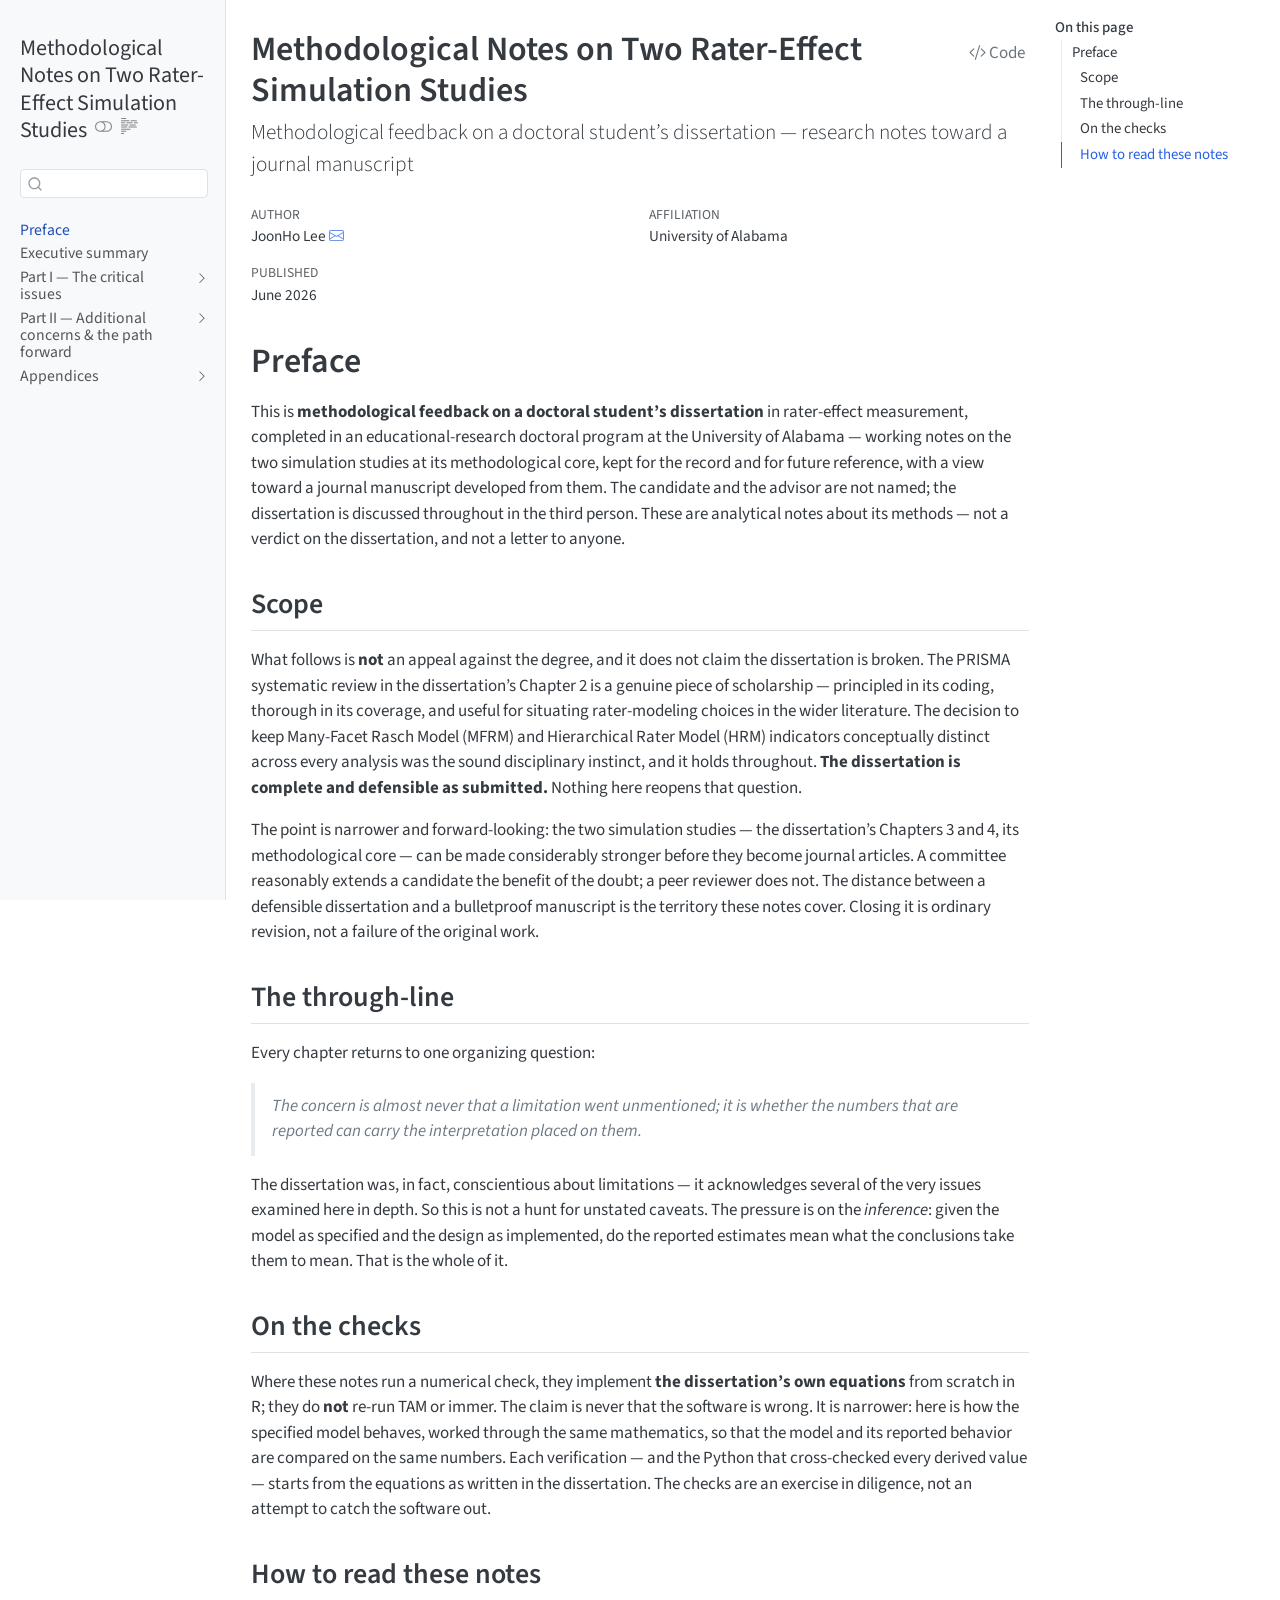
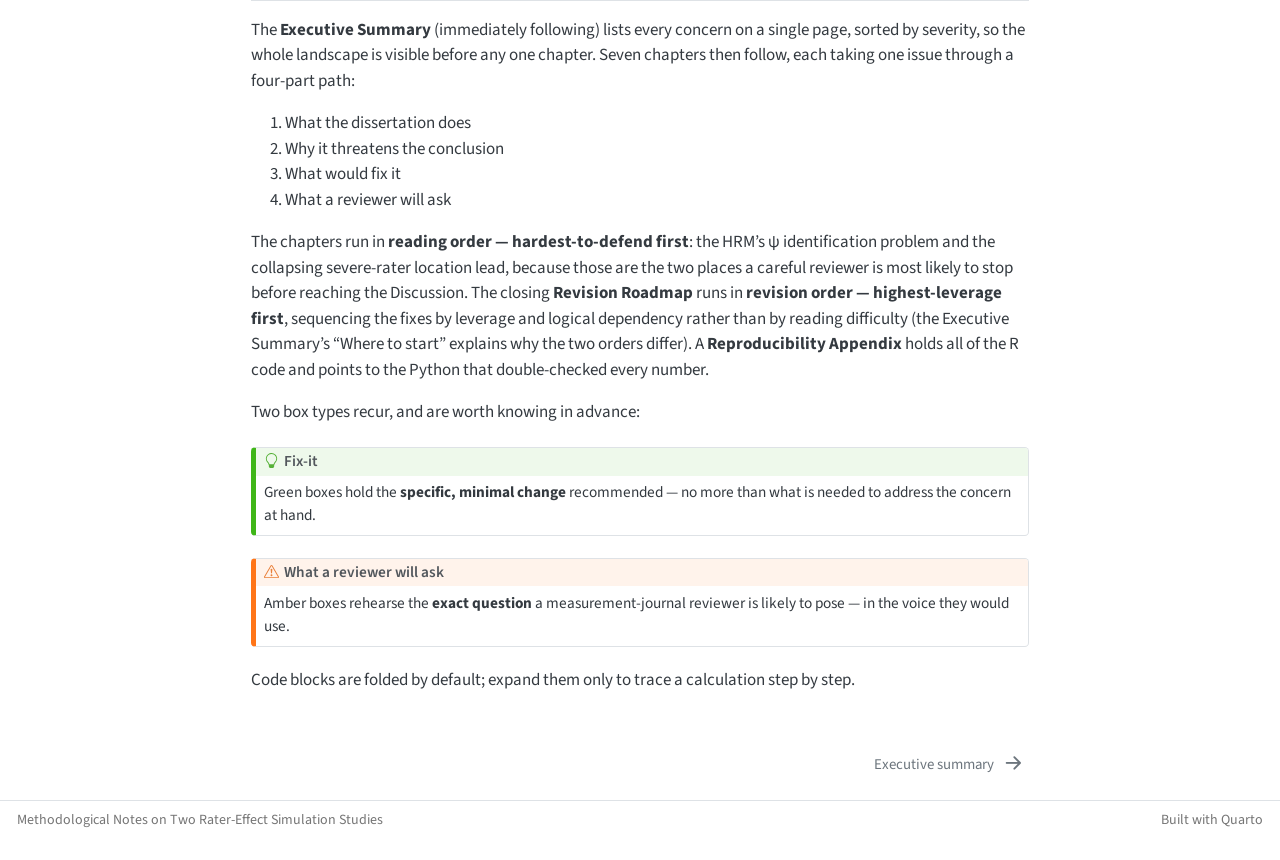
<file: index.html>
<!DOCTYPE html>
<html xmlns="http://www.w3.org/1999/xhtml" lang="en" xml:lang="en"><head>

<meta charset="utf-8">
<meta name="generator" content="quarto-1.9.37">

<meta name="viewport" content="width=device-width, initial-scale=1.0, user-scalable=yes">

<meta name="author" content="JoonHo Lee">

<title>Methodological Notes on Two Rater-Effect Simulation Studies</title>
<style>
/* Default styles provided by pandoc.
** See https://pandoc.org/MANUAL.html#variables-for-html for config info.
*/
code{white-space: pre-wrap;}
span.smallcaps{font-variant: small-caps;}
div.columns{display: flex; gap: min(4vw, 1.5em);}
div.column{flex: auto; overflow-x: auto;}
div.hanging-indent{margin-left: 1.5em; text-indent: -1.5em;}
ul.task-list{list-style: none;}
ul.task-list li input[type="checkbox"] {
  width: 0.8em;
  margin: 0 0.8em 0.2em -1em; /* quarto-specific, see https://github.com/quarto-dev/quarto-cli/issues/4556 */ 
  vertical-align: middle;
}
/* CSS for syntax highlighting */
html { -webkit-text-size-adjust: 100%; }
pre > code.sourceCode { white-space: pre; position: relative; }
pre > code.sourceCode > span { display: inline-block; line-height: 1.25; }
pre > code.sourceCode > span:empty { height: 1.2em; }
.sourceCode { overflow: visible; }
code.sourceCode > span { color: inherit; text-decoration: inherit; }
div.sourceCode { margin: 1em 0; }
pre.sourceCode { margin: 0; }
@media screen {
div.sourceCode { overflow: auto; }
}
@media print {
pre > code.sourceCode { white-space: pre-wrap; }
pre > code.sourceCode > span { text-indent: -5em; padding-left: 5em; }
}
pre.numberSource code
  { counter-reset: source-line 0; }
pre.numberSource code > span
  { position: relative; left: -4em; counter-increment: source-line; }
pre.numberSource code > span > a:first-child::before
  { content: counter(source-line);
    position: relative; left: -1em; text-align: right; vertical-align: baseline;
    border: none; display: inline-block;
    -webkit-touch-callout: none; -webkit-user-select: none;
    -khtml-user-select: none; -moz-user-select: none;
    -ms-user-select: none; user-select: none;
    padding: 0 4px; width: 4em;
  }
pre.numberSource { margin-left: 3em;  padding-left: 4px; }
div.sourceCode
  {   }
@media screen {
pre > code.sourceCode > span > a:first-child::before { text-decoration: underline; }
}
</style>


<script src="site_libs/quarto-nav/quarto-nav.js"></script>
<script src="site_libs/quarto-nav/headroom.min.js"></script>
<script src="site_libs/clipboard/clipboard.min.js"></script>
<script src="site_libs/quarto-search/autocomplete.umd.js"></script>
<script src="site_libs/quarto-search/fuse.min.js"></script>
<script src="site_libs/quarto-search/quarto-search.js"></script>
<meta name="quarto:offset" content="./">
<link href="./00-executive-summary.html" rel="next">
<script src="site_libs/quarto-html/quarto.js" type="module"></script>
<script src="site_libs/quarto-html/tabsets/tabsets.js" type="module"></script>
<script src="site_libs/quarto-html/popper.min.js"></script>
<script src="site_libs/quarto-html/tippy.umd.min.js"></script>
<script src="site_libs/quarto-html/anchor.min.js"></script>
<link href="site_libs/quarto-html/tippy.css" rel="stylesheet">
<link href="site_libs/quarto-html/quarto-syntax-highlighting-7f8f88aac4f3542376d5c11b86a4c14d.css" rel="stylesheet" class="quarto-color-scheme" id="quarto-text-highlighting-styles">
<link href="site_libs/quarto-html/quarto-syntax-highlighting-dark-d0ae9245876894da5ac7e18953ecc5cc.css" rel="stylesheet" class="quarto-color-scheme quarto-color-alternate" id="quarto-text-highlighting-styles">
<link href="site_libs/quarto-html/quarto-syntax-highlighting-7f8f88aac4f3542376d5c11b86a4c14d.css" rel="stylesheet" class="quarto-color-scheme-extra" id="quarto-text-highlighting-styles">
<script src="site_libs/bootstrap/bootstrap.min.js"></script>
<link href="site_libs/bootstrap/bootstrap-icons.css" rel="stylesheet">
<link href="site_libs/bootstrap/bootstrap-ad65642396706b98715c55ca42ec91d9.min.css" rel="stylesheet" append-hash="true" class="quarto-color-scheme" id="quarto-bootstrap" data-mode="light">
<link href="site_libs/bootstrap/bootstrap-dark-83de1d5ff08d85e86a2a35fc8bcbf734.min.css" rel="stylesheet" append-hash="true" class="quarto-color-scheme quarto-color-alternate" id="quarto-bootstrap" data-mode="dark">
<link href="site_libs/bootstrap/bootstrap-ad65642396706b98715c55ca42ec91d9.min.css" rel="stylesheet" append-hash="true" class="quarto-color-scheme-extra" id="quarto-bootstrap" data-mode="light">
<script id="quarto-search-options" type="application/json">{
  "location": "sidebar",
  "copy-button": false,
  "collapse-after": 3,
  "panel-placement": "start",
  "type": "textbox",
  "limit": 50,
  "keyboard-shortcut": [
    "f",
    "/",
    "s"
  ],
  "show-item-context": false,
  "language": {
    "search-no-results-text": "No results",
    "search-matching-documents-text": "matching documents",
    "search-copy-link-title": "Copy link to search",
    "search-hide-matches-text": "Hide additional matches",
    "search-more-match-text": "more match in this document",
    "search-more-matches-text": "more matches in this document",
    "search-clear-button-title": "Clear",
    "search-text-placeholder": "",
    "search-detached-cancel-button-title": "Cancel",
    "search-submit-button-title": "Submit",
    "search-label": "Search"
  }
}</script>
<style>html{ scroll-behavior: smooth; }</style>


</head>

<body class="nav-sidebar docked quarto-light"><script id="quarto-html-before-body" type="application/javascript">
    const toggleBodyColorMode = (bsSheetEl) => {
      const mode = bsSheetEl.getAttribute("data-mode");
      const bodyEl = window.document.querySelector("body");
      if (mode === "dark") {
        bodyEl.classList.add("quarto-dark");
        bodyEl.classList.remove("quarto-light");
      } else {
        bodyEl.classList.add("quarto-light");
        bodyEl.classList.remove("quarto-dark");
      }
    }
    const toggleBodyColorPrimary = () => {
      const bsSheetEl = window.document.querySelector("link#quarto-bootstrap:not([rel=disabled-stylesheet])");
      if (bsSheetEl) {
        toggleBodyColorMode(bsSheetEl);
      }
    }
    const setColorSchemeToggle = (alternate) => {
      const toggles = window.document.querySelectorAll('.quarto-color-scheme-toggle');
      for (let i=0; i < toggles.length; i++) {
        const toggle = toggles[i];
        if (toggle) {
          if (alternate) {
            toggle.classList.add("alternate");
          } else {
            toggle.classList.remove("alternate");
          }
        }
      }
    };
    const toggleColorMode = (alternate) => {
      // Switch the stylesheets
      const primaryStylesheets = window.document.querySelectorAll('link.quarto-color-scheme:not(.quarto-color-alternate)');
      const alternateStylesheets = window.document.querySelectorAll('link.quarto-color-scheme.quarto-color-alternate');
      manageTransitions('#quarto-margin-sidebar .nav-link', false);
      if (alternate) {
        // note: dark is layered on light, we don't disable primary!
        enableStylesheet(alternateStylesheets);
        for (const sheetNode of alternateStylesheets) {
          if (sheetNode.id === "quarto-bootstrap") {
            toggleBodyColorMode(sheetNode);
          }
        }
      } else {
        disableStylesheet(alternateStylesheets);
        enableStylesheet(primaryStylesheets)
        toggleBodyColorPrimary();
      }
      manageTransitions('#quarto-margin-sidebar .nav-link', true);
      // Switch the toggles
      setColorSchemeToggle(alternate)
      // Hack to workaround the fact that safari doesn't
      // properly recolor the scrollbar when toggling (#1455)
      if (navigator.userAgent.indexOf('Safari') > 0 && navigator.userAgent.indexOf('Chrome') == -1) {
        manageTransitions("body", false);
        window.scrollTo(0, 1);
        setTimeout(() => {
          window.scrollTo(0, 0);
          manageTransitions("body", true);
        }, 40);
      }
    }
    const disableStylesheet = (stylesheets) => {
      for (let i=0; i < stylesheets.length; i++) {
        const stylesheet = stylesheets[i];
        stylesheet.rel = 'disabled-stylesheet';
      }
    }
    const enableStylesheet = (stylesheets) => {
      for (let i=0; i < stylesheets.length; i++) {
        const stylesheet = stylesheets[i];
        if(stylesheet.rel !== 'stylesheet') { // for Chrome, which will still FOUC without this check
          stylesheet.rel = 'stylesheet';
        }
      }
    }
    const manageTransitions = (selector, allowTransitions) => {
      const els = window.document.querySelectorAll(selector);
      for (let i=0; i < els.length; i++) {
        const el = els[i];
        if (allowTransitions) {
          el.classList.remove('notransition');
        } else {
          el.classList.add('notransition');
        }
      }
    }
    const isFileUrl = () => {
      return window.location.protocol === 'file:';
    }
    const hasAlternateSentinel = () => {
      let styleSentinel = getColorSchemeSentinel();
      if (styleSentinel !== null) {
        return styleSentinel === "alternate";
      } else {
        return false;
      }
    }
    const setStyleSentinel = (alternate) => {
      const value = alternate ? "alternate" : "default";
      if (!isFileUrl()) {
        window.localStorage.setItem("quarto-color-scheme", value);
      } else {
        localAlternateSentinel = value;
      }
    }
    const getColorSchemeSentinel = () => {
      if (!isFileUrl()) {
        const storageValue = window.localStorage.getItem("quarto-color-scheme");
        return storageValue != null ? storageValue : localAlternateSentinel;
      } else {
        return localAlternateSentinel;
      }
    }
    const toggleGiscusIfUsed = (isAlternate, darkModeDefault) => {
      const baseTheme = document.querySelector('#giscus-base-theme')?.value ?? 'light';
      const alternateTheme = document.querySelector('#giscus-alt-theme')?.value ?? 'dark';
      let newTheme = '';
      if(authorPrefersDark) {
        newTheme = isAlternate ? baseTheme : alternateTheme;
      } else {
        newTheme = isAlternate ? alternateTheme : baseTheme;
      }
      const changeGiscusTheme = () => {
        // From: https://github.com/giscus/giscus/issues/336
        const sendMessage = (message) => {
          const iframe = document.querySelector('iframe.giscus-frame');
          if (!iframe) return;
          iframe.contentWindow.postMessage({ giscus: message }, 'https://giscus.app');
        }
        sendMessage({
          setConfig: {
            theme: newTheme
          }
        });
      }
      const isGiscussLoaded = window.document.querySelector('iframe.giscus-frame') !== null;
      if (isGiscussLoaded) {
        changeGiscusTheme();
      }
    };
    const authorPrefersDark = false;
    const darkModeDefault = authorPrefersDark;
      document.querySelector('link#quarto-text-highlighting-styles.quarto-color-scheme-extra').rel = 'disabled-stylesheet';
      document.querySelector('link#quarto-bootstrap.quarto-color-scheme-extra').rel = 'disabled-stylesheet';
    let localAlternateSentinel = darkModeDefault ? 'alternate' : 'default';
    // Dark / light mode switch
    window.quartoToggleColorScheme = () => {
      // Read the current dark / light value
      let toAlternate = !hasAlternateSentinel();
      toggleColorMode(toAlternate);
      setStyleSentinel(toAlternate);
      toggleGiscusIfUsed(toAlternate, darkModeDefault);
      window.dispatchEvent(new Event('resize'));
    };
    // Switch to dark mode if need be
    if (hasAlternateSentinel()) {
      toggleColorMode(true);
    } else {
      toggleColorMode(false);
    }
  </script>

<div id="quarto-search-results"></div>
  <header id="quarto-header" class="headroom fixed-top">
  <nav class="quarto-secondary-nav">
    <div class="container-fluid d-flex">
      <button type="button" class="quarto-btn-toggle btn" data-bs-toggle="collapse" role="button" data-bs-target=".quarto-sidebar-collapse-item" aria-controls="quarto-sidebar" aria-expanded="false" aria-label="Toggle sidebar navigation" onclick="if (window.quartoToggleHeadroom) { window.quartoToggleHeadroom(); }">
        <i class="bi bi-layout-text-sidebar-reverse"></i>
      </button>
        <nav class="quarto-page-breadcrumbs" aria-label="breadcrumb"><ol class="breadcrumb"><li class="breadcrumb-item"><a href="./index.html">Preface</a></li></ol></nav>
        <a class="flex-grow-1" role="navigation" data-bs-toggle="collapse" data-bs-target=".quarto-sidebar-collapse-item" aria-controls="quarto-sidebar" aria-expanded="false" aria-label="Toggle sidebar navigation" onclick="if (window.quartoToggleHeadroom) { window.quartoToggleHeadroom(); }">      
        </a>
      <button type="button" class="btn quarto-search-button" aria-label="Search" onclick="window.quartoOpenSearch();">
        <i class="bi bi-search"></i>
      </button>
    </div>
  </nav>
</header>
<!-- content -->
<div id="quarto-content" class="quarto-container page-columns page-rows-contents page-layout-article">
<!-- sidebar -->
  <nav id="quarto-sidebar" class="sidebar collapse collapse-horizontal quarto-sidebar-collapse-item sidebar-navigation docked overflow-auto">
    <div class="pt-lg-2 mt-2 text-left sidebar-header">
    <div class="sidebar-title mb-0 py-0">
      <a href="./">Methodological Notes on Two Rater-Effect Simulation Studies</a> 
        <div class="sidebar-tools-main">
  <a href="" class="quarto-color-scheme-toggle quarto-navigation-tool  px-1" onclick="window.quartoToggleColorScheme(); return false;" title="Toggle dark mode"><i class="bi"></i></a>
  <a href="" class="quarto-reader-toggle quarto-navigation-tool px-1" onclick="window.quartoToggleReader(); return false;" title="Toggle reader mode">
  <div class="quarto-reader-toggle-btn">
  <i class="bi"></i>
  </div>
</a>
</div>
    </div>
      </div>
        <div class="mt-2 flex-shrink-0 align-items-center">
        <div class="sidebar-search">
        <div id="quarto-search" class="" title="Search"></div>
        </div>
        </div>
    <div class="sidebar-menu-container"> 
    <ul class="list-unstyled mt-1">
        <li class="sidebar-item">
  <div class="sidebar-item-container"> 
  <a href="./index.html" class="sidebar-item-text sidebar-link active">
 <span class="menu-text">Preface</span></a>
  </div>
</li>
        <li class="sidebar-item">
  <div class="sidebar-item-container"> 
  <a href="./00-executive-summary.html" class="sidebar-item-text sidebar-link">
 <span class="menu-text">Executive summary</span></a>
  </div>
</li>
        <li class="sidebar-item sidebar-item-section">
      <div class="sidebar-item-container"> 
            <a class="sidebar-item-text sidebar-link text-start collapsed" data-bs-toggle="collapse" data-bs-target="#quarto-sidebar-section-1" role="navigation" aria-expanded="false">
 <span class="menu-text">Part I — The critical issues</span></a>
          <a class="sidebar-item-toggle text-start collapsed" data-bs-toggle="collapse" data-bs-target="#quarto-sidebar-section-1" role="navigation" aria-expanded="false" aria-label="Toggle section">
            <i class="bi bi-chevron-right ms-2"></i>
          </a> 
      </div>
      <ul id="quarto-sidebar-section-1" class="collapse list-unstyled sidebar-section depth1 ">  
          <li class="sidebar-item">
  <div class="sidebar-item-container"> 
  <a href="./01-psi-not-identified.html" class="sidebar-item-text sidebar-link">
 <span class="menu-text"><span class="chapter-number">1</span>&nbsp; <span class="chapter-title">The HRM’s ψ cannot be estimated for misfit raters</span></span></a>
  </div>
</li>
          <li class="sidebar-item">
  <div class="sidebar-item-container"> 
  <a href="./02-location-collapse.html" class="sidebar-item-text sidebar-link">
 <span class="menu-text"><span class="chapter-number">2</span>&nbsp; <span class="chapter-title">The vanishing severe rater: a location estimate that collapses with sample size</span></span></a>
  </div>
</li>
          <li class="sidebar-item">
  <div class="sidebar-item-container"> 
  <a href="./03-misfit-is-noise.html" class="sidebar-item-text sidebar-link">
 <span class="menu-text"><span class="chapter-number">3</span>&nbsp; <span class="chapter-title">The ‘misfit’ rater is a coin flip</span></span></a>
  </div>
</li>
          <li class="sidebar-item">
  <div class="sidebar-item-container"> 
  <a href="./04-mcmc-too-short.html" class="sidebar-item-text sidebar-link">
 <span class="menu-text"><span class="chapter-number">4</span>&nbsp; <span class="chapter-title">A single short MCMC chain cannot carry the HRM</span></span></a>
  </div>
</li>
          <li class="sidebar-item">
  <div class="sidebar-item-container"> 
  <a href="./05-what-is-sensitivity.html" class="sidebar-item-text sidebar-link">
 <span class="menu-text"><span class="chapter-number">5</span>&nbsp; <span class="chapter-title">What did we actually measure? Sensitivity vs.&nbsp;a shift in means</span></span></a>
  </div>
</li>
          <li class="sidebar-item">
  <div class="sidebar-item-container"> 
  <a href="./06-marginal-vs-residual.html" class="sidebar-item-text sidebar-link">
 <span class="menu-text"><span class="chapter-number">6</span>&nbsp; <span class="chapter-title">Local dependence: marginal correlation vs.&nbsp;residual correlation</span></span></a>
  </div>
</li>
      </ul>
  </li>
        <li class="sidebar-item sidebar-item-section">
      <div class="sidebar-item-container"> 
            <a class="sidebar-item-text sidebar-link text-start collapsed" data-bs-toggle="collapse" data-bs-target="#quarto-sidebar-section-2" role="navigation" aria-expanded="false">
 <span class="menu-text">Part II — Additional concerns &amp; the path forward</span></a>
          <a class="sidebar-item-toggle text-start collapsed" data-bs-toggle="collapse" data-bs-target="#quarto-sidebar-section-2" role="navigation" aria-expanded="false" aria-label="Toggle section">
            <i class="bi bi-chevron-right ms-2"></i>
          </a> 
      </div>
      <ul id="quarto-sidebar-section-2" class="collapse list-unstyled sidebar-section depth1 ">  
          <li class="sidebar-item">
  <div class="sidebar-item-container"> 
  <a href="./07-additional-concerns.html" class="sidebar-item-text sidebar-link">
 <span class="menu-text"><span class="chapter-number">7</span>&nbsp; <span class="chapter-title">Additional concerns</span></span></a>
  </div>
</li>
          <li class="sidebar-item">
  <div class="sidebar-item-container"> 
  <a href="./08-revision-roadmap.html" class="sidebar-item-text sidebar-link">
 <span class="menu-text"><span class="chapter-number">8</span>&nbsp; <span class="chapter-title">A minimal-revision roadmap (and the questions to expect)</span></span></a>
  </div>
</li>
      </ul>
  </li>
        <li class="sidebar-item sidebar-item-section">
      <div class="sidebar-item-container"> 
            <a class="sidebar-item-text sidebar-link text-start collapsed" data-bs-toggle="collapse" data-bs-target="#quarto-sidebar-section-3" role="navigation" aria-expanded="false">
 <span class="menu-text">Appendices</span></a>
          <a class="sidebar-item-toggle text-start collapsed" data-bs-toggle="collapse" data-bs-target="#quarto-sidebar-section-3" role="navigation" aria-expanded="false" aria-label="Toggle section">
            <i class="bi bi-chevron-right ms-2"></i>
          </a> 
      </div>
      <ul id="quarto-sidebar-section-3" class="collapse list-unstyled sidebar-section depth1 ">  
          <li class="sidebar-item">
  <div class="sidebar-item-container"> 
  <a href="./99-reproducibility.html" class="sidebar-item-text sidebar-link">
 <span class="menu-text"><span class="chapter-number">A</span>&nbsp; <span class="chapter-title">Reproducibility appendix</span></span></a>
  </div>
</li>
      </ul>
  </li>
    </ul>
    </div>
</nav>
<div id="quarto-sidebar-glass" class="quarto-sidebar-collapse-item" data-bs-toggle="collapse" data-bs-target=".quarto-sidebar-collapse-item"></div>
<!-- margin-sidebar -->
    <div id="quarto-margin-sidebar" class="sidebar margin-sidebar">
        <nav id="TOC" role="doc-toc" class="toc-active">
    <h2 id="toc-title">On this page</h2>
   
  <ul>
  <li><a href="#preface" id="toc-preface" class="nav-link active" data-scroll-target="#preface">Preface</a>
  <ul class="collapse">
  <li><a href="#scope" id="toc-scope" class="nav-link" data-scroll-target="#scope">Scope</a></li>
  <li><a href="#the-through-line" id="toc-the-through-line" class="nav-link" data-scroll-target="#the-through-line">The through-line</a></li>
  <li><a href="#on-the-checks" id="toc-on-the-checks" class="nav-link" data-scroll-target="#on-the-checks">On the checks</a></li>
  <li><a href="#how-to-read-these-notes" id="toc-how-to-read-these-notes" class="nav-link" data-scroll-target="#how-to-read-these-notes">How to read these notes</a></li>
  </ul></li>
  </ul>
</nav>
    </div>
<!-- main -->
<main class="content" id="quarto-document-content">


<header id="title-block-header" class="quarto-title-block default">
<div class="quarto-title">
<div class="quarto-title-block"><div><h1 class="title">Methodological Notes on Two Rater-Effect Simulation Studies</h1><button type="button" class="btn code-tools-button" id="quarto-code-tools-source"><i class="bi"></i> Code</button></div></div>
<p class="subtitle lead">Methodological feedback on a doctoral student’s dissertation — research notes toward a journal manuscript</p>
</div>


<div class="quarto-title-meta-author">
  <div class="quarto-title-meta-heading">Author</div>
  <div class="quarto-title-meta-heading">Affiliation</div>
  
    <div class="quarto-title-meta-contents">
    <p class="author">JoonHo Lee <a href="mailto:jlee296@ua.edu" class="quarto-title-author-email"><i class="bi bi-envelope"></i></a> </p>
  </div>
  <div class="quarto-title-meta-contents">
        <p class="affiliation">
            University of Alabama
          </p>
      </div>
  </div>

<div class="quarto-title-meta">

      
    <div>
    <div class="quarto-title-meta-heading">Published</div>
    <div class="quarto-title-meta-contents">
      <p class="date">June 2026</p>
    </div>
  </div>
  
    
  </div>
  


</header>


<section id="preface" class="level1 unnumbered">
<h1 class="unnumbered">Preface</h1>
<p>This is <strong>methodological feedback on a doctoral student’s dissertation</strong> in rater-effect measurement, completed in an educational-research doctoral program at the University of Alabama — working notes on the two simulation studies at its methodological core, kept for the record and for future reference, with a view toward a journal manuscript developed from them. The candidate and the advisor are not named; the dissertation is discussed throughout in the third person. These are analytical notes about its methods — not a verdict on the dissertation, and not a letter to anyone.</p>
<section id="scope" class="level2">
<h2 class="anchored" data-anchor-id="scope">Scope</h2>
<p>What follows is <strong>not</strong> an appeal against the degree, and it does not claim the dissertation is broken. The PRISMA systematic review in the dissertation’s Chapter 2 is a genuine piece of scholarship — principled in its coding, thorough in its coverage, and useful for situating rater-modeling choices in the wider literature. The decision to keep Many-Facet Rasch Model (MFRM) and Hierarchical Rater Model (HRM) indicators conceptually distinct across every analysis was the sound disciplinary instinct, and it holds throughout. <strong>The dissertation is complete and defensible as submitted.</strong> Nothing here reopens that question.</p>
<p>The point is narrower and forward-looking: the two simulation studies — the dissertation’s Chapters 3 and 4, its methodological core — can be made considerably stronger before they become journal articles. A committee reasonably extends a candidate the benefit of the doubt; a peer reviewer does not. The distance between a defensible dissertation and a bulletproof manuscript is the territory these notes cover. Closing it is ordinary revision, not a failure of the original work.</p>
</section>
<section id="the-through-line" class="level2">
<h2 class="anchored" data-anchor-id="the-through-line">The through-line</h2>
<p>Every chapter returns to one organizing question:</p>
<blockquote class="blockquote">
<p><em>The concern is almost never that a limitation went unmentioned; it is whether the numbers that are reported can carry the interpretation placed on them.</em></p>
</blockquote>
<p>The dissertation was, in fact, conscientious about limitations — it acknowledges several of the very issues examined here in depth. So this is not a hunt for unstated caveats. The pressure is on the <em>inference</em>: given the model as specified and the design as implemented, do the reported estimates mean what the conclusions take them to mean. That is the whole of it.</p>
</section>
<section id="on-the-checks" class="level2">
<h2 class="anchored" data-anchor-id="on-the-checks">On the checks</h2>
<p>Where these notes run a numerical check, they implement <strong>the dissertation’s own equations</strong> from scratch in R; they do <strong>not</strong> re-run TAM or immer. The claim is never that the software is wrong. It is narrower: here is how the specified model behaves, worked through the same mathematics, so that the model and its reported behavior are compared on the same numbers. Each verification — and the Python that cross-checked every derived value — starts from the equations as written in the dissertation. The checks are an exercise in diligence, not an attempt to catch the software out.</p>
</section>
<section id="how-to-read-these-notes" class="level2">
<h2 class="anchored" data-anchor-id="how-to-read-these-notes">How to read these notes</h2>
<p>The <strong>Executive Summary</strong> (immediately following) lists every concern on a single page, sorted by severity, so the whole landscape is visible before any one chapter. Seven chapters then follow, each taking one issue through a four-part path:</p>
<ol type="1">
<li>What the dissertation does</li>
<li>Why it threatens the conclusion</li>
<li>What would fix it</li>
<li>What a reviewer will ask</li>
</ol>
<p>The chapters run in <strong>reading order — hardest-to-defend first</strong>: the HRM’s ψ identification problem and the collapsing severe-rater location lead, because those are the two places a careful reviewer is most likely to stop before reaching the Discussion. The closing <strong>Revision Roadmap</strong> runs in <strong>revision order — highest-leverage first</strong>, sequencing the fixes by leverage and logical dependency rather than by reading difficulty (the Executive Summary’s “Where to start” explains why the two orders differ). A <strong>Reproducibility Appendix</strong> holds all of the R code and points to the Python that double-checked every number.</p>
<p>Two box types recur, and are worth knowing in advance:</p>
<div class="callout callout-style-default callout-tip callout-titled">
<div class="callout-header d-flex align-content-center">
<div class="callout-icon-container">
<i class="callout-icon"></i>
</div>
<div class="callout-title-container flex-fill">
<span class="screen-reader-only">Tip</span>Fix-it
</div>
</div>
<div class="callout-body-container callout-body">
<p>Green boxes hold the <strong>specific, minimal change</strong> recommended — no more than what is needed to address the concern at hand.</p>
</div>
</div>
<div class="callout callout-style-default callout-warning callout-titled">
<div class="callout-header d-flex align-content-center">
<div class="callout-icon-container">
<i class="callout-icon"></i>
</div>
<div class="callout-title-container flex-fill">
<span class="screen-reader-only">Warning</span>What a reviewer will ask
</div>
</div>
<div class="callout-body-container callout-body">
<p>Amber boxes rehearse the <strong>exact question</strong> a measurement-journal reviewer is likely to pose — in the voice they would use.</p>
</div>
</div>
<p>Code blocks are folded by default; expand them only to trace a calculation step by step.</p>


<!-- -->

</section>
</section>

</main> <!-- /main -->
<script id="quarto-html-after-body" type="application/javascript">
  window.document.addEventListener("DOMContentLoaded", function (event) {
    // Ensure there is a toggle, if there isn't float one in the top right
    if (window.document.querySelector('.quarto-color-scheme-toggle') === null) {
      const a = window.document.createElement('a');
      a.classList.add('top-right');
      a.classList.add('quarto-color-scheme-toggle');
      a.href = "";
      a.onclick = function() { try { window.quartoToggleColorScheme(); } catch {} return false; };
      const i = window.document.createElement("i");
      i.classList.add('bi');
      a.appendChild(i);
      window.document.body.appendChild(a);
    }
    setColorSchemeToggle(hasAlternateSentinel())
    const icon = "";
    const anchorJS = new window.AnchorJS();
    anchorJS.options = {
      placement: 'right',
      icon: icon
    };
    anchorJS.add('.anchored');
    const isCodeAnnotation = (el) => {
      for (const clz of el.classList) {
        if (clz.startsWith('code-annotation-')) {                     
          return true;
        }
      }
      return false;
    }
    const onCopySuccess = function(e) {
      // button target
      const button = e.trigger;
      // don't keep focus
      button.blur();
      // flash "checked"
      button.classList.add('code-copy-button-checked');
      var currentTitle = button.getAttribute("title");
      button.setAttribute("title", "Copied!");
      let tooltip;
      if (window.bootstrap) {
        button.setAttribute("data-bs-toggle", "tooltip");
        button.setAttribute("data-bs-placement", "left");
        button.setAttribute("data-bs-title", "Copied!");
        tooltip = new bootstrap.Tooltip(button, 
          { trigger: "manual", 
            customClass: "code-copy-button-tooltip",
            offset: [0, -8]});
        tooltip.show();    
      }
      setTimeout(function() {
        if (tooltip) {
          tooltip.hide();
          button.removeAttribute("data-bs-title");
          button.removeAttribute("data-bs-toggle");
          button.removeAttribute("data-bs-placement");
        }
        button.setAttribute("title", currentTitle);
        button.classList.remove('code-copy-button-checked');
      }, 1000);
      // clear code selection
      e.clearSelection();
    }
    const getTextToCopy = function(trigger) {
      const outerScaffold = trigger.parentElement.cloneNode(true);
      const codeEl = outerScaffold.querySelector('code');
      for (const childEl of codeEl.children) {
        if (isCodeAnnotation(childEl)) {
          childEl.remove();
        }
      }
      return codeEl.innerText;
    }
    const clipboard = new window.ClipboardJS('.code-copy-button:not([data-in-quarto-modal])', {
      text: getTextToCopy
    });
    clipboard.on('success', onCopySuccess);
    if (window.document.getElementById('quarto-embedded-source-code-modal')) {
      const clipboardModal = new window.ClipboardJS('.code-copy-button[data-in-quarto-modal]', {
        text: getTextToCopy,
        container: window.document.getElementById('quarto-embedded-source-code-modal')
      });
      clipboardModal.on('success', onCopySuccess);
    }
    const viewSource = window.document.getElementById('quarto-view-source') ||
                       window.document.getElementById('quarto-code-tools-source');
    if (viewSource) {
      const sourceUrl = viewSource.getAttribute("data-quarto-source-url");
      viewSource.addEventListener("click", function(e) {
        if (sourceUrl) {
          // rstudio viewer pane
          if (/\bcapabilities=\b/.test(window.location)) {
            window.open(sourceUrl);
          } else {
            window.location.href = sourceUrl;
          }
        } else {
          const modal = new bootstrap.Modal(document.getElementById('quarto-embedded-source-code-modal'));
          modal.show();
        }
        return false;
      });
    }
    function toggleCodeHandler(show) {
      return function(e) {
        const detailsSrc = window.document.querySelectorAll(".cell > details > .sourceCode");
        for (let i=0; i<detailsSrc.length; i++) {
          const details = detailsSrc[i].parentElement;
          if (show) {
            details.open = true;
          } else {
            details.removeAttribute("open");
          }
        }
        const cellCodeDivs = window.document.querySelectorAll(".cell > .sourceCode");
        const fromCls = show ? "hidden" : "unhidden";
        const toCls = show ? "unhidden" : "hidden";
        for (let i=0; i<cellCodeDivs.length; i++) {
          const codeDiv = cellCodeDivs[i];
          if (codeDiv.classList.contains(fromCls)) {
            codeDiv.classList.remove(fromCls);
            codeDiv.classList.add(toCls);
          } 
        }
        return false;
      }
    }
    const hideAllCode = window.document.getElementById("quarto-hide-all-code");
    if (hideAllCode) {
      hideAllCode.addEventListener("click", toggleCodeHandler(false));
    }
    const showAllCode = window.document.getElementById("quarto-show-all-code");
    if (showAllCode) {
      showAllCode.addEventListener("click", toggleCodeHandler(true));
    }
      var localhostRegex = new RegExp(/^(?:http|https):\/\/localhost\:?[0-9]*\//);
      var mailtoRegex = new RegExp(/^mailto:/);
        var filterRegex = new RegExp('/' + window.location.host + '/');
      var isInternal = (href) => {
          return filterRegex.test(href) || localhostRegex.test(href) || mailtoRegex.test(href);
      }
      // Inspect non-navigation links and adorn them if external
     var links = window.document.querySelectorAll('a[href]:not(.nav-link):not(.navbar-brand):not(.toc-action):not(.sidebar-link):not(.sidebar-item-toggle):not(.pagination-link):not(.no-external):not([aria-hidden]):not(.dropdown-item):not(.quarto-navigation-tool):not(.about-link)');
      for (var i=0; i<links.length; i++) {
        const link = links[i];
        if (!isInternal(link.href)) {
          // undo the damage that might have been done by quarto-nav.js in the case of
          // links that we want to consider external
          if (link.dataset.originalHref !== undefined) {
            link.href = link.dataset.originalHref;
          }
        }
      }
    function tippyHover(el, contentFn, onTriggerFn, onUntriggerFn) {
      const config = {
        allowHTML: true,
        maxWidth: 500,
        delay: 100,
        arrow: false,
        appendTo: function(el) {
            return el.parentElement;
        },
        interactive: true,
        interactiveBorder: 10,
        theme: 'quarto',
        placement: 'bottom-start',
      };
      if (contentFn) {
        config.content = contentFn;
      }
      if (onTriggerFn) {
        config.onTrigger = onTriggerFn;
      }
      if (onUntriggerFn) {
        config.onUntrigger = onUntriggerFn;
      }
      window.tippy(el, config); 
    }
    const noterefs = window.document.querySelectorAll('a[role="doc-noteref"]');
    for (var i=0; i<noterefs.length; i++) {
      const ref = noterefs[i];
      tippyHover(ref, function() {
        // use id or data attribute instead here
        let href = ref.getAttribute('data-footnote-href') || ref.getAttribute('href');
        try { href = new URL(href).hash; } catch {}
        const id = href.replace(/^#\/?/, "");
        const note = window.document.getElementById(id);
        if (note) {
          return note.innerHTML;
        } else {
          return "";
        }
      });
    }
    const xrefs = window.document.querySelectorAll('a.quarto-xref');
    const processXRef = (id, note) => {
      // Strip column container classes
      const stripColumnClz = (el) => {
        el.classList.remove("page-full", "page-columns");
        if (el.children) {
          for (const child of el.children) {
            stripColumnClz(child);
          }
        }
      }
      stripColumnClz(note)
      if (id === null || id.startsWith('sec-')) {
        // Special case sections, only their first couple elements
        const container = document.createElement("div");
        if (note.children && note.children.length > 2) {
          container.appendChild(note.children[0].cloneNode(true));
          for (let i = 1; i < note.children.length; i++) {
            const child = note.children[i];
            if (child.tagName === "P" && child.innerText === "") {
              continue;
            } else {
              container.appendChild(child.cloneNode(true));
              break;
            }
          }
          if (window.Quarto?.typesetMath) {
            window.Quarto.typesetMath(container);
          }
          return container.innerHTML
        } else {
          if (window.Quarto?.typesetMath) {
            window.Quarto.typesetMath(note);
          }
          return note.innerHTML;
        }
      } else {
        // Remove any anchor links if they are present
        const anchorLink = note.querySelector('a.anchorjs-link');
        if (anchorLink) {
          anchorLink.remove();
        }
        if (window.Quarto?.typesetMath) {
          window.Quarto.typesetMath(note);
        }
        if (note.classList.contains("callout")) {
          return note.outerHTML;
        } else {
          return note.innerHTML;
        }
      }
    }
    for (var i=0; i<xrefs.length; i++) {
      const xref = xrefs[i];
      tippyHover(xref, undefined, function(instance) {
        instance.disable();
        let url = xref.getAttribute('href');
        let hash = undefined; 
        if (url.startsWith('#')) {
          hash = url;
        } else {
          try { hash = new URL(url).hash; } catch {}
        }
        if (hash) {
          const id = hash.replace(/^#\/?/, "");
          const note = window.document.getElementById(id);
          if (note !== null) {
            try {
              const html = processXRef(id, note.cloneNode(true));
              instance.setContent(html);
            } finally {
              instance.enable();
              instance.show();
            }
          } else {
            // See if we can fetch this
            fetch(url.split('#')[0])
            .then(res => res.text())
            .then(html => {
              const parser = new DOMParser();
              const htmlDoc = parser.parseFromString(html, "text/html");
              const note = htmlDoc.getElementById(id);
              if (note !== null) {
                const html = processXRef(id, note);
                instance.setContent(html);
              } 
            }).finally(() => {
              instance.enable();
              instance.show();
            });
          }
        } else {
          // See if we can fetch a full url (with no hash to target)
          // This is a special case and we should probably do some content thinning / targeting
          fetch(url)
          .then(res => res.text())
          .then(html => {
            const parser = new DOMParser();
            const htmlDoc = parser.parseFromString(html, "text/html");
            const note = htmlDoc.querySelector('main.content');
            if (note !== null) {
              // This should only happen for chapter cross references
              // (since there is no id in the URL)
              // remove the first header
              if (note.children.length > 0 && note.children[0].tagName === "HEADER") {
                note.children[0].remove();
              }
              const html = processXRef(null, note);
              instance.setContent(html);
            } 
          }).finally(() => {
            instance.enable();
            instance.show();
          });
        }
      }, function(instance) {
      });
    }
        let selectedAnnoteEl;
        const selectorForAnnotation = ( cell, annotation) => {
          let cellAttr = 'data-code-cell="' + cell + '"';
          let lineAttr = 'data-code-annotation="' +  annotation + '"';
          const selector = 'span[' + cellAttr + '][' + lineAttr + ']';
          return selector;
        }
        const selectCodeLines = (annoteEl) => {
          const doc = window.document;
          const targetCell = annoteEl.getAttribute("data-target-cell");
          const targetAnnotation = annoteEl.getAttribute("data-target-annotation");
          const annoteSpan = window.document.querySelector(selectorForAnnotation(targetCell, targetAnnotation));
          const lines = annoteSpan.getAttribute("data-code-lines").split(",");
          const lineIds = lines.map((line) => {
            return targetCell + "-" + line;
          })
          let top = null;
          let height = null;
          let parent = null;
          if (lineIds.length > 0) {
              //compute the position of the single el (top and bottom and make a div)
              const el = window.document.getElementById(lineIds[0]);
              top = el.offsetTop;
              height = el.offsetHeight;
              parent = el.parentElement.parentElement;
            if (lineIds.length > 1) {
              const lastEl = window.document.getElementById(lineIds[lineIds.length - 1]);
              const bottom = lastEl.offsetTop + lastEl.offsetHeight;
              height = bottom - top;
            }
            if (top !== null && height !== null && parent !== null) {
              // cook up a div (if necessary) and position it 
              let div = window.document.getElementById("code-annotation-line-highlight");
              if (div === null) {
                div = window.document.createElement("div");
                div.setAttribute("id", "code-annotation-line-highlight");
                div.style.position = 'absolute';
                parent.appendChild(div);
              }
              div.style.top = top - 2 + "px";
              div.style.height = height + 4 + "px";
              div.style.left = 0;
              let gutterDiv = window.document.getElementById("code-annotation-line-highlight-gutter");
              if (gutterDiv === null) {
                gutterDiv = window.document.createElement("div");
                gutterDiv.setAttribute("id", "code-annotation-line-highlight-gutter");
                gutterDiv.style.position = 'absolute';
                const codeCell = window.document.getElementById(targetCell);
                const gutter = codeCell.querySelector('.code-annotation-gutter');
                gutter.appendChild(gutterDiv);
              }
              gutterDiv.style.top = top - 2 + "px";
              gutterDiv.style.height = height + 4 + "px";
            }
            selectedAnnoteEl = annoteEl;
          }
        };
        const unselectCodeLines = () => {
          const elementsIds = ["code-annotation-line-highlight", "code-annotation-line-highlight-gutter"];
          elementsIds.forEach((elId) => {
            const div = window.document.getElementById(elId);
            if (div) {
              div.remove();
            }
          });
          selectedAnnoteEl = undefined;
        };
          // Handle positioning of the toggle
      window.addEventListener(
        "resize",
        throttle(() => {
          elRect = undefined;
          if (selectedAnnoteEl) {
            selectCodeLines(selectedAnnoteEl);
          }
        }, 10)
      );
      function throttle(fn, ms) {
      let throttle = false;
      let timer;
        return (...args) => {
          if(!throttle) { // first call gets through
              fn.apply(this, args);
              throttle = true;
          } else { // all the others get throttled
              if(timer) clearTimeout(timer); // cancel #2
              timer = setTimeout(() => {
                fn.apply(this, args);
                timer = throttle = false;
              }, ms);
          }
        };
      }
        // Attach click handler to the DT
        const annoteDls = window.document.querySelectorAll('dt[data-target-cell]');
        for (const annoteDlNode of annoteDls) {
          annoteDlNode.addEventListener('click', (event) => {
            const clickedEl = event.target;
            if (clickedEl !== selectedAnnoteEl) {
              unselectCodeLines();
              const activeEl = window.document.querySelector('dt[data-target-cell].code-annotation-active');
              if (activeEl) {
                activeEl.classList.remove('code-annotation-active');
              }
              selectCodeLines(clickedEl);
              clickedEl.classList.add('code-annotation-active');
            } else {
              // Unselect the line
              unselectCodeLines();
              clickedEl.classList.remove('code-annotation-active');
            }
          });
        }
    const findCites = (el) => {
      const parentEl = el.parentElement;
      if (parentEl) {
        const cites = parentEl.dataset.cites;
        if (cites) {
          return {
            el,
            cites: cites.split(' ')
          };
        } else {
          return findCites(el.parentElement)
        }
      } else {
        return undefined;
      }
    };
    var bibliorefs = window.document.querySelectorAll('a[role="doc-biblioref"]');
    for (var i=0; i<bibliorefs.length; i++) {
      const ref = bibliorefs[i];
      const citeInfo = findCites(ref);
      if (citeInfo) {
        tippyHover(citeInfo.el, function() {
          var popup = window.document.createElement('div');
          citeInfo.cites.forEach(function(cite) {
            var citeDiv = window.document.createElement('div');
            citeDiv.classList.add('hanging-indent');
            citeDiv.classList.add('csl-entry');
            var biblioDiv = window.document.getElementById('ref-' + cite);
            if (biblioDiv) {
              citeDiv.innerHTML = biblioDiv.innerHTML;
            }
            popup.appendChild(citeDiv);
          });
          return popup.innerHTML;
        });
      }
    }
  });
  </script>
<nav class="page-navigation">
  <div class="nav-page nav-page-previous">
  </div>
  <div class="nav-page nav-page-next">
      <a href="./00-executive-summary.html" class="pagination-link" aria-label="Executive summary">
        <span class="nav-page-text">Executive summary</span> <i class="bi bi-arrow-right-short"></i>
      </a>
  </div>
</nav><div class="modal fade" id="quarto-embedded-source-code-modal" tabindex="-1" aria-labelledby="quarto-embedded-source-code-modal-label" aria-hidden="true"><div class="modal-dialog modal-dialog-scrollable"><div class="modal-content"><div class="modal-header"><h5 class="modal-title" id="quarto-embedded-source-code-modal-label">Source Code</h5><button class="btn-close" data-bs-dismiss="modal"></button></div><div class="modal-body"><div class="">
<div class="code-copy-outer-scaffold"><div class="sourceCode" id="cb1" data-shortcodes="false"><pre class="sourceCode markdown code-with-copy"><code class="sourceCode markdown"><span id="cb1-1"><a href="#cb1-1" aria-hidden="true" tabindex="-1"></a><span class="fu"># Preface {.unnumbered}</span></span>
<span id="cb1-2"><a href="#cb1-2" aria-hidden="true" tabindex="-1"></a></span>
<span id="cb1-3"><a href="#cb1-3" aria-hidden="true" tabindex="-1"></a>This is **methodological feedback on a doctoral student's dissertation** in rater-effect</span>
<span id="cb1-4"><a href="#cb1-4" aria-hidden="true" tabindex="-1"></a>measurement, completed in an educational-research doctoral program at the University of</span>
<span id="cb1-5"><a href="#cb1-5" aria-hidden="true" tabindex="-1"></a>Alabama — working notes on the two simulation studies at its methodological core, kept for</span>
<span id="cb1-6"><a href="#cb1-6" aria-hidden="true" tabindex="-1"></a>the record and for future reference, with a view toward a journal manuscript developed from</span>
<span id="cb1-7"><a href="#cb1-7" aria-hidden="true" tabindex="-1"></a>them. The candidate and the advisor are not named; the dissertation is discussed throughout</span>
<span id="cb1-8"><a href="#cb1-8" aria-hidden="true" tabindex="-1"></a>in the third person. These are analytical notes about its methods — not a verdict on the</span>
<span id="cb1-9"><a href="#cb1-9" aria-hidden="true" tabindex="-1"></a>dissertation, and not a letter to anyone.</span>
<span id="cb1-10"><a href="#cb1-10" aria-hidden="true" tabindex="-1"></a></span>
<span id="cb1-11"><a href="#cb1-11" aria-hidden="true" tabindex="-1"></a><span class="fu">## Scope</span></span>
<span id="cb1-12"><a href="#cb1-12" aria-hidden="true" tabindex="-1"></a></span>
<span id="cb1-13"><a href="#cb1-13" aria-hidden="true" tabindex="-1"></a>What follows is **not** an appeal against the degree, and it does not claim the dissertation</span>
<span id="cb1-14"><a href="#cb1-14" aria-hidden="true" tabindex="-1"></a>is broken. The PRISMA systematic review in the dissertation's Chapter 2 is a genuine piece of</span>
<span id="cb1-15"><a href="#cb1-15" aria-hidden="true" tabindex="-1"></a>scholarship — principled in its coding, thorough in its coverage, and useful for situating</span>
<span id="cb1-16"><a href="#cb1-16" aria-hidden="true" tabindex="-1"></a>rater-modeling choices in the wider literature. The decision to keep Many-Facet Rasch Model</span>
<span id="cb1-17"><a href="#cb1-17" aria-hidden="true" tabindex="-1"></a>(MFRM) and Hierarchical Rater Model (HRM) indicators conceptually distinct across every</span>
<span id="cb1-18"><a href="#cb1-18" aria-hidden="true" tabindex="-1"></a>analysis was the sound disciplinary instinct, and it holds throughout. **The dissertation is</span>
<span id="cb1-19"><a href="#cb1-19" aria-hidden="true" tabindex="-1"></a>complete and defensible as submitted.** Nothing here reopens that question.</span>
<span id="cb1-20"><a href="#cb1-20" aria-hidden="true" tabindex="-1"></a></span>
<span id="cb1-21"><a href="#cb1-21" aria-hidden="true" tabindex="-1"></a>The point is narrower and forward-looking: the two simulation studies — the dissertation's</span>
<span id="cb1-22"><a href="#cb1-22" aria-hidden="true" tabindex="-1"></a>Chapters 3 and 4, its methodological core — can be made considerably stronger before they</span>
<span id="cb1-23"><a href="#cb1-23" aria-hidden="true" tabindex="-1"></a>become journal articles. A committee reasonably extends a candidate the benefit of the doubt;</span>
<span id="cb1-24"><a href="#cb1-24" aria-hidden="true" tabindex="-1"></a>a peer reviewer does not. The distance between a defensible dissertation and a bulletproof</span>
<span id="cb1-25"><a href="#cb1-25" aria-hidden="true" tabindex="-1"></a>manuscript is the territory these notes cover. Closing it is ordinary revision, not a failure</span>
<span id="cb1-26"><a href="#cb1-26" aria-hidden="true" tabindex="-1"></a>of the original work.</span>
<span id="cb1-27"><a href="#cb1-27" aria-hidden="true" tabindex="-1"></a></span>
<span id="cb1-28"><a href="#cb1-28" aria-hidden="true" tabindex="-1"></a><span class="fu">## The through-line</span></span>
<span id="cb1-29"><a href="#cb1-29" aria-hidden="true" tabindex="-1"></a></span>
<span id="cb1-30"><a href="#cb1-30" aria-hidden="true" tabindex="-1"></a>Every chapter returns to one organizing question:</span>
<span id="cb1-31"><a href="#cb1-31" aria-hidden="true" tabindex="-1"></a></span>
<span id="cb1-32"><a href="#cb1-32" aria-hidden="true" tabindex="-1"></a><span class="at">&gt; *The concern is almost never that a limitation went unmentioned; it is whether the numbers</span></span>
<span id="cb1-33"><a href="#cb1-33" aria-hidden="true" tabindex="-1"></a><span class="at">&gt; that are reported can carry the interpretation placed on them.*</span></span>
<span id="cb1-34"><a href="#cb1-34" aria-hidden="true" tabindex="-1"></a></span>
<span id="cb1-35"><a href="#cb1-35" aria-hidden="true" tabindex="-1"></a>The dissertation was, in fact, conscientious about limitations — it acknowledges several of</span>
<span id="cb1-36"><a href="#cb1-36" aria-hidden="true" tabindex="-1"></a>the very issues examined here in depth. So this is not a hunt for unstated caveats. The</span>
<span id="cb1-37"><a href="#cb1-37" aria-hidden="true" tabindex="-1"></a>pressure is on the *inference*: given the model as specified and the design as implemented, do</span>
<span id="cb1-38"><a href="#cb1-38" aria-hidden="true" tabindex="-1"></a>the reported estimates mean what the conclusions take them to mean. That is the whole of it.</span>
<span id="cb1-39"><a href="#cb1-39" aria-hidden="true" tabindex="-1"></a></span>
<span id="cb1-40"><a href="#cb1-40" aria-hidden="true" tabindex="-1"></a><span class="fu">## On the checks</span></span>
<span id="cb1-41"><a href="#cb1-41" aria-hidden="true" tabindex="-1"></a></span>
<span id="cb1-42"><a href="#cb1-42" aria-hidden="true" tabindex="-1"></a>Where these notes run a numerical check, they implement **the dissertation's own equations**</span>
<span id="cb1-43"><a href="#cb1-43" aria-hidden="true" tabindex="-1"></a>from scratch in R; they do **not** re-run TAM or immer. The claim is never that the software is</span>
<span id="cb1-44"><a href="#cb1-44" aria-hidden="true" tabindex="-1"></a>wrong. It is narrower: here is how the specified model behaves, worked through the same</span>
<span id="cb1-45"><a href="#cb1-45" aria-hidden="true" tabindex="-1"></a>mathematics, so that the model and its reported behavior are compared on the same numbers. Each</span>
<span id="cb1-46"><a href="#cb1-46" aria-hidden="true" tabindex="-1"></a>verification — and the Python that cross-checked every derived value — starts from the</span>
<span id="cb1-47"><a href="#cb1-47" aria-hidden="true" tabindex="-1"></a>equations as written in the dissertation. The checks are an exercise in diligence, not an</span>
<span id="cb1-48"><a href="#cb1-48" aria-hidden="true" tabindex="-1"></a>attempt to catch the software out.</span>
<span id="cb1-49"><a href="#cb1-49" aria-hidden="true" tabindex="-1"></a></span>
<span id="cb1-50"><a href="#cb1-50" aria-hidden="true" tabindex="-1"></a><span class="fu">## How to read these notes</span></span>
<span id="cb1-51"><a href="#cb1-51" aria-hidden="true" tabindex="-1"></a></span>
<span id="cb1-52"><a href="#cb1-52" aria-hidden="true" tabindex="-1"></a>The **Executive Summary** (immediately following) lists every concern on a single page, sorted</span>
<span id="cb1-53"><a href="#cb1-53" aria-hidden="true" tabindex="-1"></a>by severity, so the whole landscape is visible before any one chapter. Seven chapters then</span>
<span id="cb1-54"><a href="#cb1-54" aria-hidden="true" tabindex="-1"></a>follow, each taking one issue through a four-part path:</span>
<span id="cb1-55"><a href="#cb1-55" aria-hidden="true" tabindex="-1"></a></span>
<span id="cb1-56"><a href="#cb1-56" aria-hidden="true" tabindex="-1"></a><span class="ss">1. </span>What the dissertation does</span>
<span id="cb1-57"><a href="#cb1-57" aria-hidden="true" tabindex="-1"></a><span class="ss">2. </span>Why it threatens the conclusion</span>
<span id="cb1-58"><a href="#cb1-58" aria-hidden="true" tabindex="-1"></a><span class="ss">3. </span>What would fix it</span>
<span id="cb1-59"><a href="#cb1-59" aria-hidden="true" tabindex="-1"></a><span class="ss">4. </span>What a reviewer will ask</span>
<span id="cb1-60"><a href="#cb1-60" aria-hidden="true" tabindex="-1"></a></span>
<span id="cb1-61"><a href="#cb1-61" aria-hidden="true" tabindex="-1"></a>The chapters run in **reading order — hardest-to-defend first**: the HRM's ψ identification</span>
<span id="cb1-62"><a href="#cb1-62" aria-hidden="true" tabindex="-1"></a>problem and the collapsing severe-rater location lead, because those are the two places a</span>
<span id="cb1-63"><a href="#cb1-63" aria-hidden="true" tabindex="-1"></a>careful reviewer is most likely to stop before reaching the Discussion. The closing **Revision</span>
<span id="cb1-64"><a href="#cb1-64" aria-hidden="true" tabindex="-1"></a>Roadmap** runs in **revision order — highest-leverage first**, sequencing the fixes by leverage</span>
<span id="cb1-65"><a href="#cb1-65" aria-hidden="true" tabindex="-1"></a>and logical dependency rather than by reading difficulty (the Executive Summary's "Where to</span>
<span id="cb1-66"><a href="#cb1-66" aria-hidden="true" tabindex="-1"></a>start" explains why the two orders differ). A **Reproducibility Appendix** holds all of the R</span>
<span id="cb1-67"><a href="#cb1-67" aria-hidden="true" tabindex="-1"></a>code and points to the Python that double-checked every number.</span>
<span id="cb1-68"><a href="#cb1-68" aria-hidden="true" tabindex="-1"></a></span>
<span id="cb1-69"><a href="#cb1-69" aria-hidden="true" tabindex="-1"></a>Two box types recur, and are worth knowing in advance:</span>
<span id="cb1-70"><a href="#cb1-70" aria-hidden="true" tabindex="-1"></a></span>
<span id="cb1-71"><a href="#cb1-71" aria-hidden="true" tabindex="-1"></a>::: {.callout-tip}</span>
<span id="cb1-72"><a href="#cb1-72" aria-hidden="true" tabindex="-1"></a><span class="fu">## Fix-it</span></span>
<span id="cb1-73"><a href="#cb1-73" aria-hidden="true" tabindex="-1"></a>Green boxes hold the **specific, minimal change** recommended — no more than what is needed to</span>
<span id="cb1-74"><a href="#cb1-74" aria-hidden="true" tabindex="-1"></a>address the concern at hand.</span>
<span id="cb1-75"><a href="#cb1-75" aria-hidden="true" tabindex="-1"></a>:::</span>
<span id="cb1-76"><a href="#cb1-76" aria-hidden="true" tabindex="-1"></a></span>
<span id="cb1-77"><a href="#cb1-77" aria-hidden="true" tabindex="-1"></a>::: {.callout-warning}</span>
<span id="cb1-78"><a href="#cb1-78" aria-hidden="true" tabindex="-1"></a><span class="fu">## What a reviewer will ask</span></span>
<span id="cb1-79"><a href="#cb1-79" aria-hidden="true" tabindex="-1"></a>Amber boxes rehearse the **exact question** a measurement-journal reviewer is likely to pose —</span>
<span id="cb1-80"><a href="#cb1-80" aria-hidden="true" tabindex="-1"></a>in the voice they would use.</span>
<span id="cb1-81"><a href="#cb1-81" aria-hidden="true" tabindex="-1"></a>:::</span>
<span id="cb1-82"><a href="#cb1-82" aria-hidden="true" tabindex="-1"></a></span>
<span id="cb1-83"><a href="#cb1-83" aria-hidden="true" tabindex="-1"></a>Code blocks are folded by default; expand them only to trace a calculation step by step.</span></code></pre></div><button title="Copy to Clipboard" class="code-copy-button" data-in-quarto-modal=""><i class="bi"></i></button></div>
</div></div></div></div></div>
</div> <!-- /content -->
<footer class="footer">
  <div class="nav-footer">
    <div class="nav-footer-left">
<p>Methodological Notes on Two Rater-Effect Simulation Studies</p>
</div>   
    <div class="nav-footer-center">
      &nbsp;
    </div>
    <div class="nav-footer-right">
<p>Built with Quarto</p>
</div>
  </div>
</footer>




<script src="site_libs/quarto-html/zenscroll-min.js"></script>
</body></html>
</file>
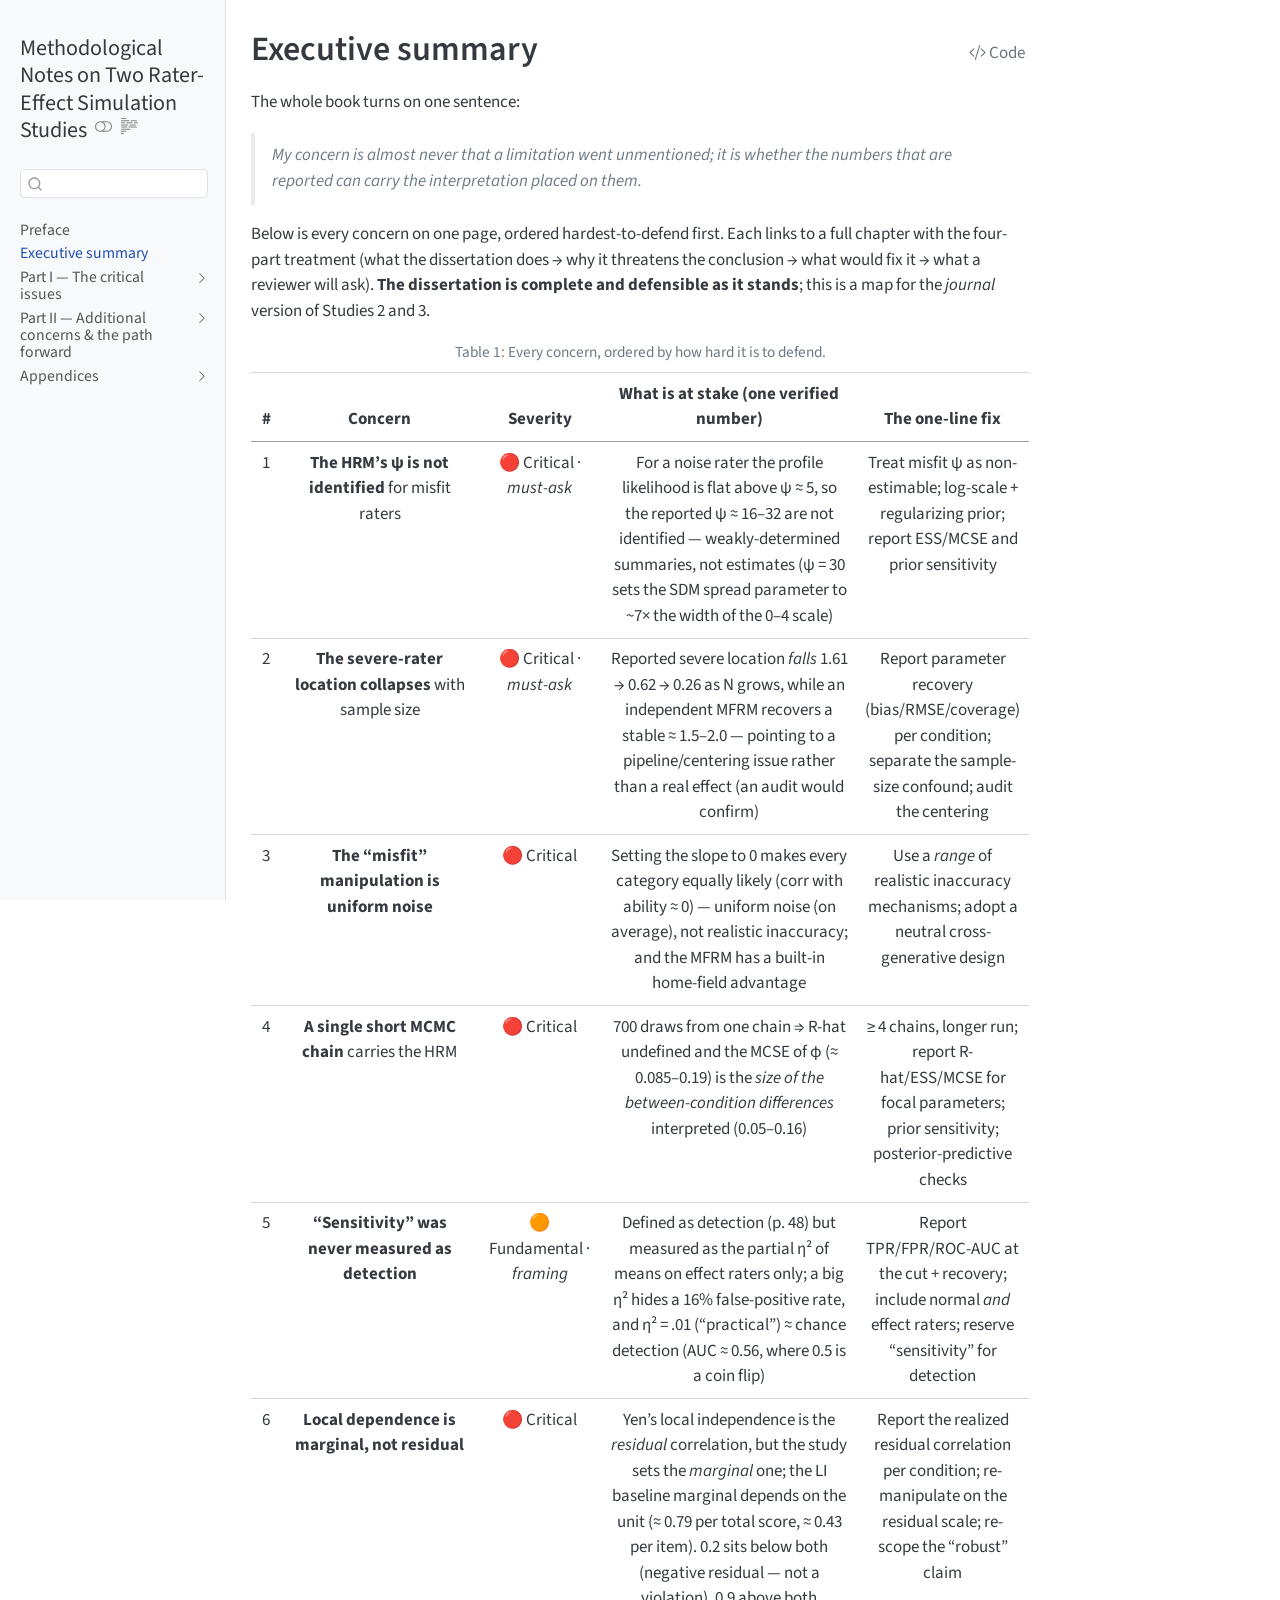
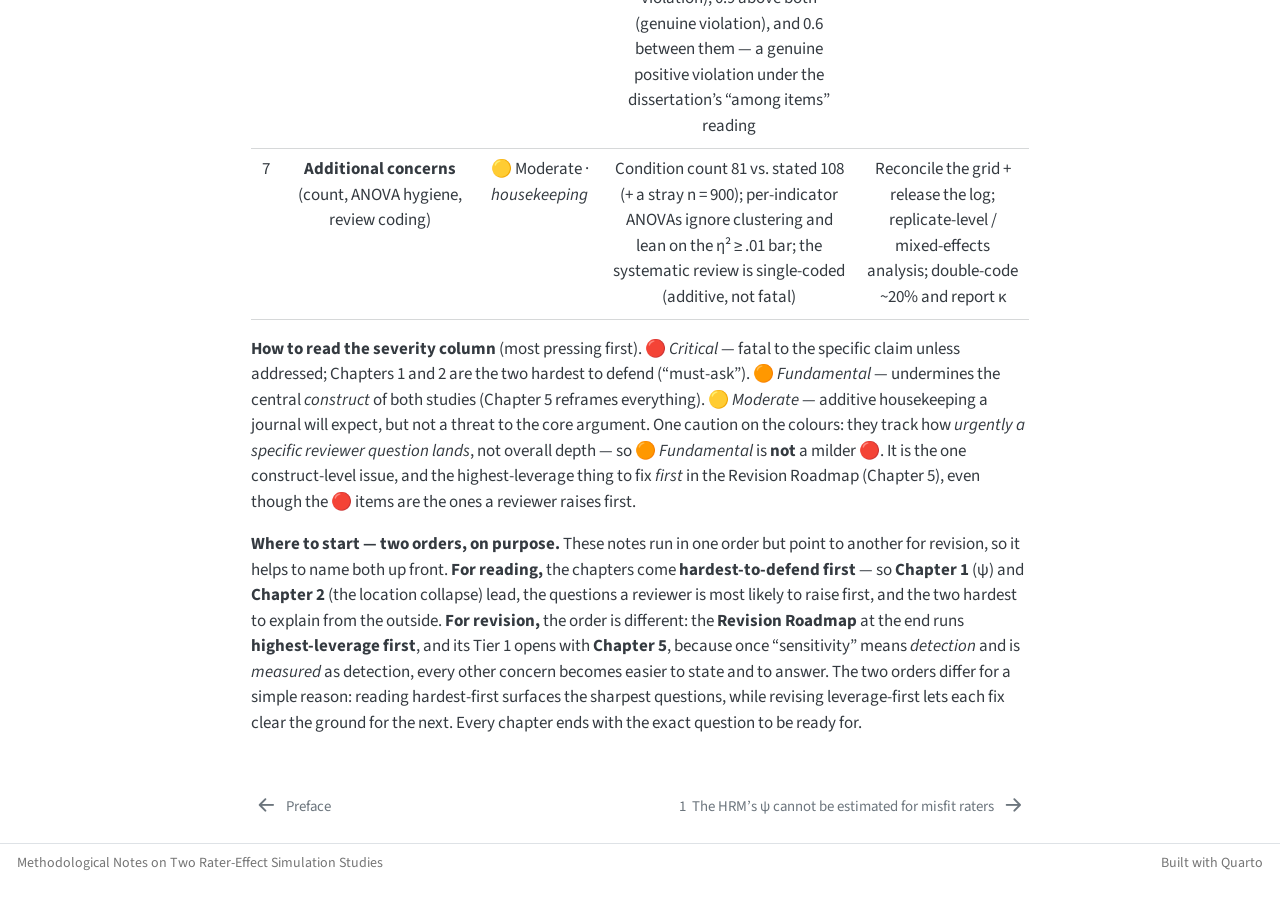
<file: 00-executive-summary.html>
<!DOCTYPE html>
<html xmlns="http://www.w3.org/1999/xhtml" lang="en" xml:lang="en"><head>

<meta charset="utf-8">
<meta name="generator" content="quarto-1.9.37">

<meta name="viewport" content="width=device-width, initial-scale=1.0, user-scalable=yes">


<title>Executive summary – Methodological Notes on Two Rater-Effect Simulation Studies</title>
<style>
/* Default styles provided by pandoc.
** See https://pandoc.org/MANUAL.html#variables-for-html for config info.
*/
code{white-space: pre-wrap;}
span.smallcaps{font-variant: small-caps;}
div.columns{display: flex; gap: min(4vw, 1.5em);}
div.column{flex: auto; overflow-x: auto;}
div.hanging-indent{margin-left: 1.5em; text-indent: -1.5em;}
ul.task-list{list-style: none;}
ul.task-list li input[type="checkbox"] {
  width: 0.8em;
  margin: 0 0.8em 0.2em -1em; /* quarto-specific, see https://github.com/quarto-dev/quarto-cli/issues/4556 */ 
  vertical-align: middle;
}
/* CSS for syntax highlighting */
html { -webkit-text-size-adjust: 100%; }
pre > code.sourceCode { white-space: pre; position: relative; }
pre > code.sourceCode > span { display: inline-block; line-height: 1.25; }
pre > code.sourceCode > span:empty { height: 1.2em; }
.sourceCode { overflow: visible; }
code.sourceCode > span { color: inherit; text-decoration: inherit; }
div.sourceCode { margin: 1em 0; }
pre.sourceCode { margin: 0; }
@media screen {
div.sourceCode { overflow: auto; }
}
@media print {
pre > code.sourceCode { white-space: pre-wrap; }
pre > code.sourceCode > span { text-indent: -5em; padding-left: 5em; }
}
pre.numberSource code
  { counter-reset: source-line 0; }
pre.numberSource code > span
  { position: relative; left: -4em; counter-increment: source-line; }
pre.numberSource code > span > a:first-child::before
  { content: counter(source-line);
    position: relative; left: -1em; text-align: right; vertical-align: baseline;
    border: none; display: inline-block;
    -webkit-touch-callout: none; -webkit-user-select: none;
    -khtml-user-select: none; -moz-user-select: none;
    -ms-user-select: none; user-select: none;
    padding: 0 4px; width: 4em;
  }
pre.numberSource { margin-left: 3em;  padding-left: 4px; }
div.sourceCode
  {   }
@media screen {
pre > code.sourceCode > span > a:first-child::before { text-decoration: underline; }
}
</style>


<script src="site_libs/quarto-nav/quarto-nav.js"></script>
<script src="site_libs/quarto-nav/headroom.min.js"></script>
<script src="site_libs/clipboard/clipboard.min.js"></script>
<script src="site_libs/quarto-search/autocomplete.umd.js"></script>
<script src="site_libs/quarto-search/fuse.min.js"></script>
<script src="site_libs/quarto-search/quarto-search.js"></script>
<meta name="quarto:offset" content="./">
<link href="./01-psi-not-identified.html" rel="next">
<link href="./index.html" rel="prev">
<script src="site_libs/quarto-html/quarto.js" type="module"></script>
<script src="site_libs/quarto-html/tabsets/tabsets.js" type="module"></script>
<script src="site_libs/quarto-html/popper.min.js"></script>
<script src="site_libs/quarto-html/tippy.umd.min.js"></script>
<script src="site_libs/quarto-html/anchor.min.js"></script>
<link href="site_libs/quarto-html/tippy.css" rel="stylesheet">
<link href="site_libs/quarto-html/quarto-syntax-highlighting-7f8f88aac4f3542376d5c11b86a4c14d.css" rel="stylesheet" class="quarto-color-scheme" id="quarto-text-highlighting-styles">
<link href="site_libs/quarto-html/quarto-syntax-highlighting-dark-d0ae9245876894da5ac7e18953ecc5cc.css" rel="stylesheet" class="quarto-color-scheme quarto-color-alternate" id="quarto-text-highlighting-styles">
<link href="site_libs/quarto-html/quarto-syntax-highlighting-7f8f88aac4f3542376d5c11b86a4c14d.css" rel="stylesheet" class="quarto-color-scheme-extra" id="quarto-text-highlighting-styles">
<script src="site_libs/bootstrap/bootstrap.min.js"></script>
<link href="site_libs/bootstrap/bootstrap-icons.css" rel="stylesheet">
<link href="site_libs/bootstrap/bootstrap-ad65642396706b98715c55ca42ec91d9.min.css" rel="stylesheet" append-hash="true" class="quarto-color-scheme" id="quarto-bootstrap" data-mode="light">
<link href="site_libs/bootstrap/bootstrap-dark-83de1d5ff08d85e86a2a35fc8bcbf734.min.css" rel="stylesheet" append-hash="true" class="quarto-color-scheme quarto-color-alternate" id="quarto-bootstrap" data-mode="dark">
<link href="site_libs/bootstrap/bootstrap-ad65642396706b98715c55ca42ec91d9.min.css" rel="stylesheet" append-hash="true" class="quarto-color-scheme-extra" id="quarto-bootstrap" data-mode="light">
<script id="quarto-search-options" type="application/json">{
  "location": "sidebar",
  "copy-button": false,
  "collapse-after": 3,
  "panel-placement": "start",
  "type": "textbox",
  "limit": 50,
  "keyboard-shortcut": [
    "f",
    "/",
    "s"
  ],
  "show-item-context": false,
  "language": {
    "search-no-results-text": "No results",
    "search-matching-documents-text": "matching documents",
    "search-copy-link-title": "Copy link to search",
    "search-hide-matches-text": "Hide additional matches",
    "search-more-match-text": "more match in this document",
    "search-more-matches-text": "more matches in this document",
    "search-clear-button-title": "Clear",
    "search-text-placeholder": "",
    "search-detached-cancel-button-title": "Cancel",
    "search-submit-button-title": "Submit",
    "search-label": "Search"
  }
}</script>
<style>html{ scroll-behavior: smooth; }</style>


</head>

<body class="nav-sidebar docked quarto-light"><script id="quarto-html-before-body" type="application/javascript">
    const toggleBodyColorMode = (bsSheetEl) => {
      const mode = bsSheetEl.getAttribute("data-mode");
      const bodyEl = window.document.querySelector("body");
      if (mode === "dark") {
        bodyEl.classList.add("quarto-dark");
        bodyEl.classList.remove("quarto-light");
      } else {
        bodyEl.classList.add("quarto-light");
        bodyEl.classList.remove("quarto-dark");
      }
    }
    const toggleBodyColorPrimary = () => {
      const bsSheetEl = window.document.querySelector("link#quarto-bootstrap:not([rel=disabled-stylesheet])");
      if (bsSheetEl) {
        toggleBodyColorMode(bsSheetEl);
      }
    }
    const setColorSchemeToggle = (alternate) => {
      const toggles = window.document.querySelectorAll('.quarto-color-scheme-toggle');
      for (let i=0; i < toggles.length; i++) {
        const toggle = toggles[i];
        if (toggle) {
          if (alternate) {
            toggle.classList.add("alternate");
          } else {
            toggle.classList.remove("alternate");
          }
        }
      }
    };
    const toggleColorMode = (alternate) => {
      // Switch the stylesheets
      const primaryStylesheets = window.document.querySelectorAll('link.quarto-color-scheme:not(.quarto-color-alternate)');
      const alternateStylesheets = window.document.querySelectorAll('link.quarto-color-scheme.quarto-color-alternate');
      manageTransitions('#quarto-margin-sidebar .nav-link', false);
      if (alternate) {
        // note: dark is layered on light, we don't disable primary!
        enableStylesheet(alternateStylesheets);
        for (const sheetNode of alternateStylesheets) {
          if (sheetNode.id === "quarto-bootstrap") {
            toggleBodyColorMode(sheetNode);
          }
        }
      } else {
        disableStylesheet(alternateStylesheets);
        enableStylesheet(primaryStylesheets)
        toggleBodyColorPrimary();
      }
      manageTransitions('#quarto-margin-sidebar .nav-link', true);
      // Switch the toggles
      setColorSchemeToggle(alternate)
      // Hack to workaround the fact that safari doesn't
      // properly recolor the scrollbar when toggling (#1455)
      if (navigator.userAgent.indexOf('Safari') > 0 && navigator.userAgent.indexOf('Chrome') == -1) {
        manageTransitions("body", false);
        window.scrollTo(0, 1);
        setTimeout(() => {
          window.scrollTo(0, 0);
          manageTransitions("body", true);
        }, 40);
      }
    }
    const disableStylesheet = (stylesheets) => {
      for (let i=0; i < stylesheets.length; i++) {
        const stylesheet = stylesheets[i];
        stylesheet.rel = 'disabled-stylesheet';
      }
    }
    const enableStylesheet = (stylesheets) => {
      for (let i=0; i < stylesheets.length; i++) {
        const stylesheet = stylesheets[i];
        if(stylesheet.rel !== 'stylesheet') { // for Chrome, which will still FOUC without this check
          stylesheet.rel = 'stylesheet';
        }
      }
    }
    const manageTransitions = (selector, allowTransitions) => {
      const els = window.document.querySelectorAll(selector);
      for (let i=0; i < els.length; i++) {
        const el = els[i];
        if (allowTransitions) {
          el.classList.remove('notransition');
        } else {
          el.classList.add('notransition');
        }
      }
    }
    const isFileUrl = () => {
      return window.location.protocol === 'file:';
    }
    const hasAlternateSentinel = () => {
      let styleSentinel = getColorSchemeSentinel();
      if (styleSentinel !== null) {
        return styleSentinel === "alternate";
      } else {
        return false;
      }
    }
    const setStyleSentinel = (alternate) => {
      const value = alternate ? "alternate" : "default";
      if (!isFileUrl()) {
        window.localStorage.setItem("quarto-color-scheme", value);
      } else {
        localAlternateSentinel = value;
      }
    }
    const getColorSchemeSentinel = () => {
      if (!isFileUrl()) {
        const storageValue = window.localStorage.getItem("quarto-color-scheme");
        return storageValue != null ? storageValue : localAlternateSentinel;
      } else {
        return localAlternateSentinel;
      }
    }
    const toggleGiscusIfUsed = (isAlternate, darkModeDefault) => {
      const baseTheme = document.querySelector('#giscus-base-theme')?.value ?? 'light';
      const alternateTheme = document.querySelector('#giscus-alt-theme')?.value ?? 'dark';
      let newTheme = '';
      if(authorPrefersDark) {
        newTheme = isAlternate ? baseTheme : alternateTheme;
      } else {
        newTheme = isAlternate ? alternateTheme : baseTheme;
      }
      const changeGiscusTheme = () => {
        // From: https://github.com/giscus/giscus/issues/336
        const sendMessage = (message) => {
          const iframe = document.querySelector('iframe.giscus-frame');
          if (!iframe) return;
          iframe.contentWindow.postMessage({ giscus: message }, 'https://giscus.app');
        }
        sendMessage({
          setConfig: {
            theme: newTheme
          }
        });
      }
      const isGiscussLoaded = window.document.querySelector('iframe.giscus-frame') !== null;
      if (isGiscussLoaded) {
        changeGiscusTheme();
      }
    };
    const authorPrefersDark = false;
    const darkModeDefault = authorPrefersDark;
      document.querySelector('link#quarto-text-highlighting-styles.quarto-color-scheme-extra').rel = 'disabled-stylesheet';
      document.querySelector('link#quarto-bootstrap.quarto-color-scheme-extra').rel = 'disabled-stylesheet';
    let localAlternateSentinel = darkModeDefault ? 'alternate' : 'default';
    // Dark / light mode switch
    window.quartoToggleColorScheme = () => {
      // Read the current dark / light value
      let toAlternate = !hasAlternateSentinel();
      toggleColorMode(toAlternate);
      setStyleSentinel(toAlternate);
      toggleGiscusIfUsed(toAlternate, darkModeDefault);
      window.dispatchEvent(new Event('resize'));
    };
    // Switch to dark mode if need be
    if (hasAlternateSentinel()) {
      toggleColorMode(true);
    } else {
      toggleColorMode(false);
    }
  </script>

<div id="quarto-search-results"></div>
  <header id="quarto-header" class="headroom fixed-top">
  <nav class="quarto-secondary-nav">
    <div class="container-fluid d-flex">
      <button type="button" class="quarto-btn-toggle btn" data-bs-toggle="collapse" role="button" data-bs-target=".quarto-sidebar-collapse-item" aria-controls="quarto-sidebar" aria-expanded="false" aria-label="Toggle sidebar navigation" onclick="if (window.quartoToggleHeadroom) { window.quartoToggleHeadroom(); }">
        <i class="bi bi-layout-text-sidebar-reverse"></i>
      </button>
        <nav class="quarto-page-breadcrumbs" aria-label="breadcrumb"><ol class="breadcrumb"><li class="breadcrumb-item"><a href="./00-executive-summary.html">Executive summary</a></li></ol></nav>
        <a class="flex-grow-1" role="navigation" data-bs-toggle="collapse" data-bs-target=".quarto-sidebar-collapse-item" aria-controls="quarto-sidebar" aria-expanded="false" aria-label="Toggle sidebar navigation" onclick="if (window.quartoToggleHeadroom) { window.quartoToggleHeadroom(); }">      
        </a>
      <button type="button" class="btn quarto-search-button" aria-label="Search" onclick="window.quartoOpenSearch();">
        <i class="bi bi-search"></i>
      </button>
    </div>
  </nav>
</header>
<!-- content -->
<div id="quarto-content" class="quarto-container page-columns page-rows-contents page-layout-article">
<!-- sidebar -->
  <nav id="quarto-sidebar" class="sidebar collapse collapse-horizontal quarto-sidebar-collapse-item sidebar-navigation docked overflow-auto">
    <div class="pt-lg-2 mt-2 text-left sidebar-header">
    <div class="sidebar-title mb-0 py-0">
      <a href="./">Methodological Notes on Two Rater-Effect Simulation Studies</a> 
        <div class="sidebar-tools-main">
  <a href="" class="quarto-color-scheme-toggle quarto-navigation-tool  px-1" onclick="window.quartoToggleColorScheme(); return false;" title="Toggle dark mode"><i class="bi"></i></a>
  <a href="" class="quarto-reader-toggle quarto-navigation-tool px-1" onclick="window.quartoToggleReader(); return false;" title="Toggle reader mode">
  <div class="quarto-reader-toggle-btn">
  <i class="bi"></i>
  </div>
</a>
</div>
    </div>
      </div>
        <div class="mt-2 flex-shrink-0 align-items-center">
        <div class="sidebar-search">
        <div id="quarto-search" class="" title="Search"></div>
        </div>
        </div>
    <div class="sidebar-menu-container"> 
    <ul class="list-unstyled mt-1">
        <li class="sidebar-item">
  <div class="sidebar-item-container"> 
  <a href="./index.html" class="sidebar-item-text sidebar-link">
 <span class="menu-text">Preface</span></a>
  </div>
</li>
        <li class="sidebar-item">
  <div class="sidebar-item-container"> 
  <a href="./00-executive-summary.html" class="sidebar-item-text sidebar-link active">
 <span class="menu-text">Executive summary</span></a>
  </div>
</li>
        <li class="sidebar-item sidebar-item-section">
      <div class="sidebar-item-container"> 
            <a class="sidebar-item-text sidebar-link text-start collapsed" data-bs-toggle="collapse" data-bs-target="#quarto-sidebar-section-1" role="navigation" aria-expanded="false">
 <span class="menu-text">Part I — The critical issues</span></a>
          <a class="sidebar-item-toggle text-start collapsed" data-bs-toggle="collapse" data-bs-target="#quarto-sidebar-section-1" role="navigation" aria-expanded="false" aria-label="Toggle section">
            <i class="bi bi-chevron-right ms-2"></i>
          </a> 
      </div>
      <ul id="quarto-sidebar-section-1" class="collapse list-unstyled sidebar-section depth1 ">  
          <li class="sidebar-item">
  <div class="sidebar-item-container"> 
  <a href="./01-psi-not-identified.html" class="sidebar-item-text sidebar-link">
 <span class="menu-text"><span class="chapter-number">1</span>&nbsp; <span class="chapter-title">The HRM’s ψ cannot be estimated for misfit raters</span></span></a>
  </div>
</li>
          <li class="sidebar-item">
  <div class="sidebar-item-container"> 
  <a href="./02-location-collapse.html" class="sidebar-item-text sidebar-link">
 <span class="menu-text"><span class="chapter-number">2</span>&nbsp; <span class="chapter-title">The vanishing severe rater: a location estimate that collapses with sample size</span></span></a>
  </div>
</li>
          <li class="sidebar-item">
  <div class="sidebar-item-container"> 
  <a href="./03-misfit-is-noise.html" class="sidebar-item-text sidebar-link">
 <span class="menu-text"><span class="chapter-number">3</span>&nbsp; <span class="chapter-title">The ‘misfit’ rater is a coin flip</span></span></a>
  </div>
</li>
          <li class="sidebar-item">
  <div class="sidebar-item-container"> 
  <a href="./04-mcmc-too-short.html" class="sidebar-item-text sidebar-link">
 <span class="menu-text"><span class="chapter-number">4</span>&nbsp; <span class="chapter-title">A single short MCMC chain cannot carry the HRM</span></span></a>
  </div>
</li>
          <li class="sidebar-item">
  <div class="sidebar-item-container"> 
  <a href="./05-what-is-sensitivity.html" class="sidebar-item-text sidebar-link">
 <span class="menu-text"><span class="chapter-number">5</span>&nbsp; <span class="chapter-title">What did we actually measure? Sensitivity vs.&nbsp;a shift in means</span></span></a>
  </div>
</li>
          <li class="sidebar-item">
  <div class="sidebar-item-container"> 
  <a href="./06-marginal-vs-residual.html" class="sidebar-item-text sidebar-link">
 <span class="menu-text"><span class="chapter-number">6</span>&nbsp; <span class="chapter-title">Local dependence: marginal correlation vs.&nbsp;residual correlation</span></span></a>
  </div>
</li>
      </ul>
  </li>
        <li class="sidebar-item sidebar-item-section">
      <div class="sidebar-item-container"> 
            <a class="sidebar-item-text sidebar-link text-start collapsed" data-bs-toggle="collapse" data-bs-target="#quarto-sidebar-section-2" role="navigation" aria-expanded="false">
 <span class="menu-text">Part II — Additional concerns &amp; the path forward</span></a>
          <a class="sidebar-item-toggle text-start collapsed" data-bs-toggle="collapse" data-bs-target="#quarto-sidebar-section-2" role="navigation" aria-expanded="false" aria-label="Toggle section">
            <i class="bi bi-chevron-right ms-2"></i>
          </a> 
      </div>
      <ul id="quarto-sidebar-section-2" class="collapse list-unstyled sidebar-section depth1 ">  
          <li class="sidebar-item">
  <div class="sidebar-item-container"> 
  <a href="./07-additional-concerns.html" class="sidebar-item-text sidebar-link">
 <span class="menu-text"><span class="chapter-number">7</span>&nbsp; <span class="chapter-title">Additional concerns</span></span></a>
  </div>
</li>
          <li class="sidebar-item">
  <div class="sidebar-item-container"> 
  <a href="./08-revision-roadmap.html" class="sidebar-item-text sidebar-link">
 <span class="menu-text"><span class="chapter-number">8</span>&nbsp; <span class="chapter-title">A minimal-revision roadmap (and the questions to expect)</span></span></a>
  </div>
</li>
      </ul>
  </li>
        <li class="sidebar-item sidebar-item-section">
      <div class="sidebar-item-container"> 
            <a class="sidebar-item-text sidebar-link text-start collapsed" data-bs-toggle="collapse" data-bs-target="#quarto-sidebar-section-3" role="navigation" aria-expanded="false">
 <span class="menu-text">Appendices</span></a>
          <a class="sidebar-item-toggle text-start collapsed" data-bs-toggle="collapse" data-bs-target="#quarto-sidebar-section-3" role="navigation" aria-expanded="false" aria-label="Toggle section">
            <i class="bi bi-chevron-right ms-2"></i>
          </a> 
      </div>
      <ul id="quarto-sidebar-section-3" class="collapse list-unstyled sidebar-section depth1 ">  
          <li class="sidebar-item">
  <div class="sidebar-item-container"> 
  <a href="./99-reproducibility.html" class="sidebar-item-text sidebar-link">
 <span class="menu-text"><span class="chapter-number">A</span>&nbsp; <span class="chapter-title">Reproducibility appendix</span></span></a>
  </div>
</li>
      </ul>
  </li>
    </ul>
    </div>
</nav>
<div id="quarto-sidebar-glass" class="quarto-sidebar-collapse-item" data-bs-toggle="collapse" data-bs-target=".quarto-sidebar-collapse-item"></div>
<!-- margin-sidebar -->
    <div id="quarto-margin-sidebar" class="sidebar margin-sidebar zindex-bottom">
        
    </div>
<!-- main -->
<main class="content" id="quarto-document-content">


<header id="title-block-header" class="quarto-title-block default">
<div class="quarto-title">
<div class="quarto-title-block"><div><h1 class="title">Executive summary</h1><button type="button" class="btn code-tools-button" id="quarto-code-tools-source"><i class="bi"></i> Code</button></div></div>
</div>



<div class="quarto-title-meta">

    
  
    
  </div>
  


</header>


<p>The whole book turns on one sentence:</p>
<blockquote class="blockquote">
<p><em>My concern is almost never that a limitation went unmentioned; it is whether the numbers that are reported can carry the interpretation placed on them.</em></p>
</blockquote>
<p>Below is every concern on one page, ordered hardest-to-defend first. Each links to a full chapter with the four-part treatment (what the dissertation does → why it threatens the conclusion → what would fix it → what a reviewer will ask). <strong>The dissertation is complete and defensible as it stands</strong>; this is a map for the <em>journal</em> version of Studies 2 and 3.</p>
<div id="tbl-summary" class="quarto-float quarto-figure quarto-figure-center anchored" data-tbl-colwidths="[4,26,16,34,20]">
<figure class="quarto-float quarto-float-tbl figure">
<figcaption class="quarto-float-caption-top quarto-float-caption quarto-float-tbl" id="tbl-summary-caption-0ceaefa1-69ba-4598-a22c-09a6ac19f8ca">
Table&nbsp;1: Every concern, ordered by how hard it is to defend.
</figcaption>
<div aria-describedby="tbl-summary-caption-0ceaefa1-69ba-4598-a22c-09a6ac19f8ca">
<table class="caption-top table">
<colgroup>
<col style="width: 4%">
<col style="width: 26%">
<col style="width: 16%">
<col style="width: 34%">
<col style="width: 20%">
</colgroup>
<thead>
<tr class="header">
<th>#</th>
<th>Concern</th>
<th>Severity</th>
<th>What is at stake (one verified number)</th>
<th>The one-line fix</th>
</tr>
</thead>
<tbody>
<tr class="odd">
<td>1</td>
<td><strong>The HRM’s ψ is not identified</strong> for misfit raters</td>
<td>🔴 Critical · <em>must-ask</em></td>
<td>For a noise rater the profile likelihood is flat above ψ ≈ 5, so the reported ψ ≈ 16–32 are not identified — weakly-determined summaries, not estimates (ψ = 30 sets the SDM spread parameter to ~7× the width of the 0–4 scale)</td>
<td>Treat misfit ψ as non-estimable; log-scale + regularizing prior; report ESS/MCSE and prior sensitivity</td>
</tr>
<tr class="even">
<td>2</td>
<td><strong>The severe-rater location collapses</strong> with sample size</td>
<td>🔴 Critical · <em>must-ask</em></td>
<td>Reported severe location <em>falls</em> 1.61 → 0.62 → 0.26 as N grows, while an independent MFRM recovers a stable ≈ 1.5–2.0 — pointing to a pipeline/centering issue rather than a real effect (an audit would confirm)</td>
<td>Report parameter recovery (bias/RMSE/coverage) per condition; separate the sample-size confound; audit the centering</td>
</tr>
<tr class="odd">
<td>3</td>
<td><strong>The “misfit” manipulation is uniform noise</strong></td>
<td>🔴 Critical</td>
<td>Setting the slope to 0 makes every category equally likely (corr with ability ≈ 0) — uniform noise (on average), not realistic inaccuracy; and the MFRM has a built-in home-field advantage</td>
<td>Use a <em>range</em> of realistic inaccuracy mechanisms; adopt a neutral cross-generative design</td>
</tr>
<tr class="even">
<td>4</td>
<td><strong>A single short MCMC chain</strong> carries the HRM</td>
<td>🔴 Critical</td>
<td>700 draws from one chain ⇒ R-hat undefined and the MCSE of φ (≈ 0.085–0.19) is the <em>size of the between-condition differences</em> interpreted (0.05–0.16)</td>
<td>≥ 4 chains, longer run; report R-hat/ESS/MCSE for focal parameters; prior sensitivity; posterior-predictive checks</td>
</tr>
<tr class="odd">
<td>5</td>
<td><strong>“Sensitivity” was never measured as detection</strong></td>
<td>🟠 Fundamental · <em>framing</em></td>
<td>Defined as detection (p.&nbsp;48) but measured as the partial η² of means on effect raters only; a big η² hides a 16% false-positive rate, and η² = .01 (“practical”) ≈ chance detection (AUC ≈ 0.56, where 0.5 is a coin flip)</td>
<td>Report TPR/FPR/ROC-AUC at the cut + recovery; include normal <em>and</em> effect raters; reserve “sensitivity” for detection</td>
</tr>
<tr class="even">
<td>6</td>
<td><strong>Local dependence is marginal, not residual</strong></td>
<td>🔴 Critical</td>
<td>Yen’s local independence is the <em>residual</em> correlation, but the study sets the <em>marginal</em> one; the LI baseline marginal depends on the unit (≈ 0.79 per total score, ≈ 0.43 per item). 0.2 sits below both (negative residual — not a violation), 0.9 above both (genuine violation), and 0.6 between them — a genuine positive violation under the dissertation’s “among items” reading</td>
<td>Report the realized residual correlation per condition; re-manipulate on the residual scale; re-scope the “robust” claim</td>
</tr>
<tr class="odd">
<td>7</td>
<td><strong>Additional concerns</strong> (count, ANOVA hygiene, review coding)</td>
<td>🟡 Moderate · <em>housekeeping</em></td>
<td>Condition count 81 vs.&nbsp;stated 108 (+ a stray n = 900); per-indicator ANOVAs ignore clustering and lean on the η² ≥ .01 bar; the systematic review is single-coded (additive, not fatal)</td>
<td>Reconcile the grid + release the log; replicate-level / mixed-effects analysis; double-code ~20% and report κ</td>
</tr>
</tbody>
</table>
</div>
</figure>
</div>
<p><strong>How to read the severity column</strong> (most pressing first). 🔴 <em>Critical</em> — fatal to the specific claim unless addressed; Chapters 1 and 2 are the two hardest to defend (“must-ask”). 🟠 <em>Fundamental</em> — undermines the central <em>construct</em> of both studies (Chapter 5 reframes everything). 🟡 <em>Moderate</em> — additive housekeeping a journal will expect, but not a threat to the core argument. One caution on the colours: they track how <em>urgently a specific reviewer question lands</em>, not overall depth — so 🟠 <em>Fundamental</em> is <strong>not</strong> a milder 🔴. It is the one construct-level issue, and the highest-leverage thing to fix <em>first</em> in the Revision Roadmap (Chapter 5), even though the 🔴 items are the ones a reviewer raises first.</p>
<p><strong>Where to start — two orders, on purpose.</strong> These notes run in one order but point to another for revision, so it helps to name both up front. <strong>For reading,</strong> the chapters come <strong>hardest-to-defend first</strong> — so <strong>Chapter 1</strong> (ψ) and <strong>Chapter 2</strong> (the location collapse) lead, the questions a reviewer is most likely to raise first, and the two hardest to explain from the outside. <strong>For revision,</strong> the order is different: the <strong>Revision Roadmap</strong> at the end runs <strong>highest-leverage first</strong>, and its Tier 1 opens with <strong>Chapter 5</strong>, because once “sensitivity” means <em>detection</em> and is <em>measured</em> as detection, every other concern becomes easier to state and to answer. The two orders differ for a simple reason: reading hardest-first surfaces the sharpest questions, while revising leverage-first lets each fix clear the ground for the next. Every chapter ends with the exact question to be ready for.</p>


<!-- -->


</main> <!-- /main -->
<script id="quarto-html-after-body" type="application/javascript">
  window.document.addEventListener("DOMContentLoaded", function (event) {
    // Ensure there is a toggle, if there isn't float one in the top right
    if (window.document.querySelector('.quarto-color-scheme-toggle') === null) {
      const a = window.document.createElement('a');
      a.classList.add('top-right');
      a.classList.add('quarto-color-scheme-toggle');
      a.href = "";
      a.onclick = function() { try { window.quartoToggleColorScheme(); } catch {} return false; };
      const i = window.document.createElement("i");
      i.classList.add('bi');
      a.appendChild(i);
      window.document.body.appendChild(a);
    }
    setColorSchemeToggle(hasAlternateSentinel())
    const icon = "";
    const anchorJS = new window.AnchorJS();
    anchorJS.options = {
      placement: 'right',
      icon: icon
    };
    anchorJS.add('.anchored');
    const isCodeAnnotation = (el) => {
      for (const clz of el.classList) {
        if (clz.startsWith('code-annotation-')) {                     
          return true;
        }
      }
      return false;
    }
    const onCopySuccess = function(e) {
      // button target
      const button = e.trigger;
      // don't keep focus
      button.blur();
      // flash "checked"
      button.classList.add('code-copy-button-checked');
      var currentTitle = button.getAttribute("title");
      button.setAttribute("title", "Copied!");
      let tooltip;
      if (window.bootstrap) {
        button.setAttribute("data-bs-toggle", "tooltip");
        button.setAttribute("data-bs-placement", "left");
        button.setAttribute("data-bs-title", "Copied!");
        tooltip = new bootstrap.Tooltip(button, 
          { trigger: "manual", 
            customClass: "code-copy-button-tooltip",
            offset: [0, -8]});
        tooltip.show();    
      }
      setTimeout(function() {
        if (tooltip) {
          tooltip.hide();
          button.removeAttribute("data-bs-title");
          button.removeAttribute("data-bs-toggle");
          button.removeAttribute("data-bs-placement");
        }
        button.setAttribute("title", currentTitle);
        button.classList.remove('code-copy-button-checked');
      }, 1000);
      // clear code selection
      e.clearSelection();
    }
    const getTextToCopy = function(trigger) {
      const outerScaffold = trigger.parentElement.cloneNode(true);
      const codeEl = outerScaffold.querySelector('code');
      for (const childEl of codeEl.children) {
        if (isCodeAnnotation(childEl)) {
          childEl.remove();
        }
      }
      return codeEl.innerText;
    }
    const clipboard = new window.ClipboardJS('.code-copy-button:not([data-in-quarto-modal])', {
      text: getTextToCopy
    });
    clipboard.on('success', onCopySuccess);
    if (window.document.getElementById('quarto-embedded-source-code-modal')) {
      const clipboardModal = new window.ClipboardJS('.code-copy-button[data-in-quarto-modal]', {
        text: getTextToCopy,
        container: window.document.getElementById('quarto-embedded-source-code-modal')
      });
      clipboardModal.on('success', onCopySuccess);
    }
    const viewSource = window.document.getElementById('quarto-view-source') ||
                       window.document.getElementById('quarto-code-tools-source');
    if (viewSource) {
      const sourceUrl = viewSource.getAttribute("data-quarto-source-url");
      viewSource.addEventListener("click", function(e) {
        if (sourceUrl) {
          // rstudio viewer pane
          if (/\bcapabilities=\b/.test(window.location)) {
            window.open(sourceUrl);
          } else {
            window.location.href = sourceUrl;
          }
        } else {
          const modal = new bootstrap.Modal(document.getElementById('quarto-embedded-source-code-modal'));
          modal.show();
        }
        return false;
      });
    }
    function toggleCodeHandler(show) {
      return function(e) {
        const detailsSrc = window.document.querySelectorAll(".cell > details > .sourceCode");
        for (let i=0; i<detailsSrc.length; i++) {
          const details = detailsSrc[i].parentElement;
          if (show) {
            details.open = true;
          } else {
            details.removeAttribute("open");
          }
        }
        const cellCodeDivs = window.document.querySelectorAll(".cell > .sourceCode");
        const fromCls = show ? "hidden" : "unhidden";
        const toCls = show ? "unhidden" : "hidden";
        for (let i=0; i<cellCodeDivs.length; i++) {
          const codeDiv = cellCodeDivs[i];
          if (codeDiv.classList.contains(fromCls)) {
            codeDiv.classList.remove(fromCls);
            codeDiv.classList.add(toCls);
          } 
        }
        return false;
      }
    }
    const hideAllCode = window.document.getElementById("quarto-hide-all-code");
    if (hideAllCode) {
      hideAllCode.addEventListener("click", toggleCodeHandler(false));
    }
    const showAllCode = window.document.getElementById("quarto-show-all-code");
    if (showAllCode) {
      showAllCode.addEventListener("click", toggleCodeHandler(true));
    }
      var localhostRegex = new RegExp(/^(?:http|https):\/\/localhost\:?[0-9]*\//);
      var mailtoRegex = new RegExp(/^mailto:/);
        var filterRegex = new RegExp('/' + window.location.host + '/');
      var isInternal = (href) => {
          return filterRegex.test(href) || localhostRegex.test(href) || mailtoRegex.test(href);
      }
      // Inspect non-navigation links and adorn them if external
     var links = window.document.querySelectorAll('a[href]:not(.nav-link):not(.navbar-brand):not(.toc-action):not(.sidebar-link):not(.sidebar-item-toggle):not(.pagination-link):not(.no-external):not([aria-hidden]):not(.dropdown-item):not(.quarto-navigation-tool):not(.about-link)');
      for (var i=0; i<links.length; i++) {
        const link = links[i];
        if (!isInternal(link.href)) {
          // undo the damage that might have been done by quarto-nav.js in the case of
          // links that we want to consider external
          if (link.dataset.originalHref !== undefined) {
            link.href = link.dataset.originalHref;
          }
        }
      }
    function tippyHover(el, contentFn, onTriggerFn, onUntriggerFn) {
      const config = {
        allowHTML: true,
        maxWidth: 500,
        delay: 100,
        arrow: false,
        appendTo: function(el) {
            return el.parentElement;
        },
        interactive: true,
        interactiveBorder: 10,
        theme: 'quarto',
        placement: 'bottom-start',
      };
      if (contentFn) {
        config.content = contentFn;
      }
      if (onTriggerFn) {
        config.onTrigger = onTriggerFn;
      }
      if (onUntriggerFn) {
        config.onUntrigger = onUntriggerFn;
      }
      window.tippy(el, config); 
    }
    const noterefs = window.document.querySelectorAll('a[role="doc-noteref"]');
    for (var i=0; i<noterefs.length; i++) {
      const ref = noterefs[i];
      tippyHover(ref, function() {
        // use id or data attribute instead here
        let href = ref.getAttribute('data-footnote-href') || ref.getAttribute('href');
        try { href = new URL(href).hash; } catch {}
        const id = href.replace(/^#\/?/, "");
        const note = window.document.getElementById(id);
        if (note) {
          return note.innerHTML;
        } else {
          return "";
        }
      });
    }
    const xrefs = window.document.querySelectorAll('a.quarto-xref');
    const processXRef = (id, note) => {
      // Strip column container classes
      const stripColumnClz = (el) => {
        el.classList.remove("page-full", "page-columns");
        if (el.children) {
          for (const child of el.children) {
            stripColumnClz(child);
          }
        }
      }
      stripColumnClz(note)
      if (id === null || id.startsWith('sec-')) {
        // Special case sections, only their first couple elements
        const container = document.createElement("div");
        if (note.children && note.children.length > 2) {
          container.appendChild(note.children[0].cloneNode(true));
          for (let i = 1; i < note.children.length; i++) {
            const child = note.children[i];
            if (child.tagName === "P" && child.innerText === "") {
              continue;
            } else {
              container.appendChild(child.cloneNode(true));
              break;
            }
          }
          if (window.Quarto?.typesetMath) {
            window.Quarto.typesetMath(container);
          }
          return container.innerHTML
        } else {
          if (window.Quarto?.typesetMath) {
            window.Quarto.typesetMath(note);
          }
          return note.innerHTML;
        }
      } else {
        // Remove any anchor links if they are present
        const anchorLink = note.querySelector('a.anchorjs-link');
        if (anchorLink) {
          anchorLink.remove();
        }
        if (window.Quarto?.typesetMath) {
          window.Quarto.typesetMath(note);
        }
        if (note.classList.contains("callout")) {
          return note.outerHTML;
        } else {
          return note.innerHTML;
        }
      }
    }
    for (var i=0; i<xrefs.length; i++) {
      const xref = xrefs[i];
      tippyHover(xref, undefined, function(instance) {
        instance.disable();
        let url = xref.getAttribute('href');
        let hash = undefined; 
        if (url.startsWith('#')) {
          hash = url;
        } else {
          try { hash = new URL(url).hash; } catch {}
        }
        if (hash) {
          const id = hash.replace(/^#\/?/, "");
          const note = window.document.getElementById(id);
          if (note !== null) {
            try {
              const html = processXRef(id, note.cloneNode(true));
              instance.setContent(html);
            } finally {
              instance.enable();
              instance.show();
            }
          } else {
            // See if we can fetch this
            fetch(url.split('#')[0])
            .then(res => res.text())
            .then(html => {
              const parser = new DOMParser();
              const htmlDoc = parser.parseFromString(html, "text/html");
              const note = htmlDoc.getElementById(id);
              if (note !== null) {
                const html = processXRef(id, note);
                instance.setContent(html);
              } 
            }).finally(() => {
              instance.enable();
              instance.show();
            });
          }
        } else {
          // See if we can fetch a full url (with no hash to target)
          // This is a special case and we should probably do some content thinning / targeting
          fetch(url)
          .then(res => res.text())
          .then(html => {
            const parser = new DOMParser();
            const htmlDoc = parser.parseFromString(html, "text/html");
            const note = htmlDoc.querySelector('main.content');
            if (note !== null) {
              // This should only happen for chapter cross references
              // (since there is no id in the URL)
              // remove the first header
              if (note.children.length > 0 && note.children[0].tagName === "HEADER") {
                note.children[0].remove();
              }
              const html = processXRef(null, note);
              instance.setContent(html);
            } 
          }).finally(() => {
            instance.enable();
            instance.show();
          });
        }
      }, function(instance) {
      });
    }
        let selectedAnnoteEl;
        const selectorForAnnotation = ( cell, annotation) => {
          let cellAttr = 'data-code-cell="' + cell + '"';
          let lineAttr = 'data-code-annotation="' +  annotation + '"';
          const selector = 'span[' + cellAttr + '][' + lineAttr + ']';
          return selector;
        }
        const selectCodeLines = (annoteEl) => {
          const doc = window.document;
          const targetCell = annoteEl.getAttribute("data-target-cell");
          const targetAnnotation = annoteEl.getAttribute("data-target-annotation");
          const annoteSpan = window.document.querySelector(selectorForAnnotation(targetCell, targetAnnotation));
          const lines = annoteSpan.getAttribute("data-code-lines").split(",");
          const lineIds = lines.map((line) => {
            return targetCell + "-" + line;
          })
          let top = null;
          let height = null;
          let parent = null;
          if (lineIds.length > 0) {
              //compute the position of the single el (top and bottom and make a div)
              const el = window.document.getElementById(lineIds[0]);
              top = el.offsetTop;
              height = el.offsetHeight;
              parent = el.parentElement.parentElement;
            if (lineIds.length > 1) {
              const lastEl = window.document.getElementById(lineIds[lineIds.length - 1]);
              const bottom = lastEl.offsetTop + lastEl.offsetHeight;
              height = bottom - top;
            }
            if (top !== null && height !== null && parent !== null) {
              // cook up a div (if necessary) and position it 
              let div = window.document.getElementById("code-annotation-line-highlight");
              if (div === null) {
                div = window.document.createElement("div");
                div.setAttribute("id", "code-annotation-line-highlight");
                div.style.position = 'absolute';
                parent.appendChild(div);
              }
              div.style.top = top - 2 + "px";
              div.style.height = height + 4 + "px";
              div.style.left = 0;
              let gutterDiv = window.document.getElementById("code-annotation-line-highlight-gutter");
              if (gutterDiv === null) {
                gutterDiv = window.document.createElement("div");
                gutterDiv.setAttribute("id", "code-annotation-line-highlight-gutter");
                gutterDiv.style.position = 'absolute';
                const codeCell = window.document.getElementById(targetCell);
                const gutter = codeCell.querySelector('.code-annotation-gutter');
                gutter.appendChild(gutterDiv);
              }
              gutterDiv.style.top = top - 2 + "px";
              gutterDiv.style.height = height + 4 + "px";
            }
            selectedAnnoteEl = annoteEl;
          }
        };
        const unselectCodeLines = () => {
          const elementsIds = ["code-annotation-line-highlight", "code-annotation-line-highlight-gutter"];
          elementsIds.forEach((elId) => {
            const div = window.document.getElementById(elId);
            if (div) {
              div.remove();
            }
          });
          selectedAnnoteEl = undefined;
        };
          // Handle positioning of the toggle
      window.addEventListener(
        "resize",
        throttle(() => {
          elRect = undefined;
          if (selectedAnnoteEl) {
            selectCodeLines(selectedAnnoteEl);
          }
        }, 10)
      );
      function throttle(fn, ms) {
      let throttle = false;
      let timer;
        return (...args) => {
          if(!throttle) { // first call gets through
              fn.apply(this, args);
              throttle = true;
          } else { // all the others get throttled
              if(timer) clearTimeout(timer); // cancel #2
              timer = setTimeout(() => {
                fn.apply(this, args);
                timer = throttle = false;
              }, ms);
          }
        };
      }
        // Attach click handler to the DT
        const annoteDls = window.document.querySelectorAll('dt[data-target-cell]');
        for (const annoteDlNode of annoteDls) {
          annoteDlNode.addEventListener('click', (event) => {
            const clickedEl = event.target;
            if (clickedEl !== selectedAnnoteEl) {
              unselectCodeLines();
              const activeEl = window.document.querySelector('dt[data-target-cell].code-annotation-active');
              if (activeEl) {
                activeEl.classList.remove('code-annotation-active');
              }
              selectCodeLines(clickedEl);
              clickedEl.classList.add('code-annotation-active');
            } else {
              // Unselect the line
              unselectCodeLines();
              clickedEl.classList.remove('code-annotation-active');
            }
          });
        }
    const findCites = (el) => {
      const parentEl = el.parentElement;
      if (parentEl) {
        const cites = parentEl.dataset.cites;
        if (cites) {
          return {
            el,
            cites: cites.split(' ')
          };
        } else {
          return findCites(el.parentElement)
        }
      } else {
        return undefined;
      }
    };
    var bibliorefs = window.document.querySelectorAll('a[role="doc-biblioref"]');
    for (var i=0; i<bibliorefs.length; i++) {
      const ref = bibliorefs[i];
      const citeInfo = findCites(ref);
      if (citeInfo) {
        tippyHover(citeInfo.el, function() {
          var popup = window.document.createElement('div');
          citeInfo.cites.forEach(function(cite) {
            var citeDiv = window.document.createElement('div');
            citeDiv.classList.add('hanging-indent');
            citeDiv.classList.add('csl-entry');
            var biblioDiv = window.document.getElementById('ref-' + cite);
            if (biblioDiv) {
              citeDiv.innerHTML = biblioDiv.innerHTML;
            }
            popup.appendChild(citeDiv);
          });
          return popup.innerHTML;
        });
      }
    }
  });
  </script>
<nav class="page-navigation">
  <div class="nav-page nav-page-previous">
      <a href="./index.html" class="pagination-link" aria-label="Preface">
        <i class="bi bi-arrow-left-short"></i> <span class="nav-page-text">Preface</span>
      </a>          
  </div>
  <div class="nav-page nav-page-next">
      <a href="./01-psi-not-identified.html" class="pagination-link" aria-label="The HRM's ψ cannot be estimated for misfit raters">
        <span class="nav-page-text"><span class="chapter-number">1</span>&nbsp; <span class="chapter-title">The HRM’s ψ cannot be estimated for misfit raters</span></span> <i class="bi bi-arrow-right-short"></i>
      </a>
  </div>
</nav><div class="modal fade" id="quarto-embedded-source-code-modal" tabindex="-1" aria-labelledby="quarto-embedded-source-code-modal-label" aria-hidden="true"><div class="modal-dialog modal-dialog-scrollable"><div class="modal-content"><div class="modal-header"><h5 class="modal-title" id="quarto-embedded-source-code-modal-label">Source Code</h5><button class="btn-close" data-bs-dismiss="modal"></button></div><div class="modal-body"><div class="">
<div class="code-copy-outer-scaffold"><div class="sourceCode" id="cb1" data-shortcodes="false"><pre class="sourceCode markdown code-with-copy"><code class="sourceCode markdown"><span id="cb1-1"><a href="#cb1-1" aria-hidden="true" tabindex="-1"></a><span class="fu"># Executive summary {.unnumbered}</span></span>
<span id="cb1-2"><a href="#cb1-2" aria-hidden="true" tabindex="-1"></a></span>
<span id="cb1-3"><a href="#cb1-3" aria-hidden="true" tabindex="-1"></a>The whole book turns on one sentence:</span>
<span id="cb1-4"><a href="#cb1-4" aria-hidden="true" tabindex="-1"></a></span>
<span id="cb1-5"><a href="#cb1-5" aria-hidden="true" tabindex="-1"></a><span class="at">&gt; *My concern is almost never that a limitation went unmentioned; it is whether the numbers</span></span>
<span id="cb1-6"><a href="#cb1-6" aria-hidden="true" tabindex="-1"></a><span class="at">&gt; that are reported can carry the interpretation placed on them.*</span></span>
<span id="cb1-7"><a href="#cb1-7" aria-hidden="true" tabindex="-1"></a></span>
<span id="cb1-8"><a href="#cb1-8" aria-hidden="true" tabindex="-1"></a>Below is every concern on one page, ordered hardest-to-defend first. Each links to a full</span>
<span id="cb1-9"><a href="#cb1-9" aria-hidden="true" tabindex="-1"></a>chapter with the four-part treatment (what the dissertation does → why it threatens the</span>
<span id="cb1-10"><a href="#cb1-10" aria-hidden="true" tabindex="-1"></a>conclusion → what would fix it → what a reviewer will ask). **The dissertation is complete</span>
<span id="cb1-11"><a href="#cb1-11" aria-hidden="true" tabindex="-1"></a>and defensible as it stands**; this is a map for the *journal* version of Studies 2 and 3.</span>
<span id="cb1-12"><a href="#cb1-12" aria-hidden="true" tabindex="-1"></a></span>
<span id="cb1-13"><a href="#cb1-13" aria-hidden="true" tabindex="-1"></a><span class="pp">|</span> # <span class="pp">|</span> Concern <span class="pp">|</span> Severity <span class="pp">|</span> What is at stake (one verified number) <span class="pp">|</span> The one-line fix <span class="pp">|</span></span>
<span id="cb1-14"><a href="#cb1-14" aria-hidden="true" tabindex="-1"></a><span class="pp">|---|---|---|---|---|</span></span>
<span id="cb1-15"><a href="#cb1-15" aria-hidden="true" tabindex="-1"></a><span class="pp">|</span> 1 <span class="pp">|</span> **The HRM's ψ is not identified** for misfit raters <span class="pp">|</span> 🔴 Critical · *must-ask* <span class="pp">|</span> For a noise rater the profile likelihood is flat above ψ ≈ 5, so the reported ψ ≈ 16–32 are not identified — weakly-determined summaries, not estimates (ψ = 30 sets the SDM spread parameter to ~7× the width of the 0–4 scale) <span class="pp">|</span> Treat misfit ψ as non-estimable; log-scale + regularizing prior; report ESS/MCSE and prior sensitivity <span class="pp">|</span></span>
<span id="cb1-16"><a href="#cb1-16" aria-hidden="true" tabindex="-1"></a><span class="pp">|</span> 2 <span class="pp">|</span> **The severe-rater location collapses** with sample size <span class="pp">|</span> 🔴 Critical · *must-ask* | Reported severe location *falls* 1.61 → 0.62 → 0.26 as N grows, while an independent MFRM recovers a stable ≈ 1.5–2.0 — pointing to a pipeline/centering issue rather than a real effect (an audit would confirm) <span class="pp">|</span> Report parameter recovery (bias/RMSE/coverage) per condition; separate the sample-size confound; audit the centering <span class="pp">|</span></span>
<span id="cb1-17"><a href="#cb1-17" aria-hidden="true" tabindex="-1"></a><span class="pp">|</span> 3 <span class="pp">|</span> **The "misfit" manipulation is uniform noise** <span class="pp">|</span> 🔴 Critical <span class="pp">|</span> Setting the slope to 0 makes every category equally likely (corr with ability ≈ 0) — uniform noise (on average), not realistic inaccuracy; and the MFRM has a built-in home-field advantage <span class="pp">|</span> Use a *range* of realistic inaccuracy mechanisms; adopt a neutral cross-generative design <span class="pp">|</span></span>
<span id="cb1-18"><a href="#cb1-18" aria-hidden="true" tabindex="-1"></a><span class="pp">|</span> 4 <span class="pp">|</span> **A single short MCMC chain** carries the HRM <span class="pp">|</span> 🔴 Critical <span class="pp">|</span> 700 draws from one chain ⇒ R-hat undefined and the MCSE of φ (≈ 0.085–0.19) is the *size of the between-condition differences* interpreted (0.05–0.16) <span class="pp">|</span> ≥ 4 chains, longer run; report R-hat/ESS/MCSE for focal parameters; prior sensitivity; posterior-predictive checks <span class="pp">|</span></span>
<span id="cb1-19"><a href="#cb1-19" aria-hidden="true" tabindex="-1"></a><span class="pp">|</span> 5 <span class="pp">|</span> **"Sensitivity" was never measured as detection** <span class="pp">|</span> 🟠 Fundamental · *framing* | Defined as detection (p. 48) but measured as the partial η² of means on effect raters only; a big η² hides a 16% false-positive rate, and η² = .01 ("practical") ≈ chance detection (AUC ≈ 0.56, where 0.5 is a coin flip) | Report TPR/FPR/ROC-AUC at the cut + recovery; include normal *and* effect raters; reserve "sensitivity" for detection <span class="pp">|</span></span>
<span id="cb1-20"><a href="#cb1-20" aria-hidden="true" tabindex="-1"></a><span class="pp">|</span> 6 <span class="pp">|</span> **Local dependence is marginal, not residual** <span class="pp">|</span> 🔴 Critical <span class="pp">|</span> Yen's local independence is the *residual* correlation, but the study sets the *marginal* one; the LI baseline marginal depends on the unit (≈ 0.79 per total score, ≈ 0.43 per item). 0.2 sits below both (negative residual — not a violation), 0.9 above both (genuine violation), and 0.6 between them — a genuine positive violation under the dissertation's "among items" reading <span class="pp">|</span> Report the realized residual correlation per condition; re-manipulate on the residual scale; re-scope the "robust" claim <span class="pp">|</span></span>
<span id="cb1-21"><a href="#cb1-21" aria-hidden="true" tabindex="-1"></a><span class="pp">|</span> 7 <span class="pp">|</span> **Additional concerns** (count, ANOVA hygiene, review coding) <span class="pp">|</span> 🟡 Moderate · *housekeeping* <span class="pp">|</span> Condition count 81 vs. stated 108 (+ a stray n = 900); per-indicator ANOVAs ignore clustering and lean on the η² ≥ .01 bar; the systematic review is single-coded (additive, not fatal) <span class="pp">|</span> Reconcile the grid + release the log; replicate-level / mixed-effects analysis; double-code ~20% and report κ <span class="pp">|</span></span>
<span id="cb1-22"><a href="#cb1-22" aria-hidden="true" tabindex="-1"></a></span>
<span id="cb1-23"><a href="#cb1-23" aria-hidden="true" tabindex="-1"></a>: Every concern, ordered by how hard it is to defend. {#tbl-summary tbl-colwidths="<span class="co">[</span><span class="ot">4,26,16,34,20</span><span class="co">]</span>"}</span>
<span id="cb1-24"><a href="#cb1-24" aria-hidden="true" tabindex="-1"></a></span>
<span id="cb1-25"><a href="#cb1-25" aria-hidden="true" tabindex="-1"></a>**How to read the severity column** (most pressing first). 🔴 *Critical* — fatal to the</span>
<span id="cb1-26"><a href="#cb1-26" aria-hidden="true" tabindex="-1"></a>specific claim unless addressed; Chapters 1 and 2 are the two hardest to defend ("must-ask").</span>
<span id="cb1-27"><a href="#cb1-27" aria-hidden="true" tabindex="-1"></a>🟠 *Fundamental* — undermines the central *construct* of both studies (Chapter 5 reframes</span>
<span id="cb1-28"><a href="#cb1-28" aria-hidden="true" tabindex="-1"></a>everything). 🟡 *Moderate* — additive housekeeping a journal will expect, but not a threat to</span>
<span id="cb1-29"><a href="#cb1-29" aria-hidden="true" tabindex="-1"></a>the core argument. One caution on the colours: they track how *urgently a specific reviewer</span>
<span id="cb1-30"><a href="#cb1-30" aria-hidden="true" tabindex="-1"></a>question lands*, not overall depth — so 🟠 *Fundamental* is **not** a milder 🔴. It is the one</span>
<span id="cb1-31"><a href="#cb1-31" aria-hidden="true" tabindex="-1"></a>construct-level issue, and the highest-leverage thing to fix *first* in the Revision Roadmap</span>
<span id="cb1-32"><a href="#cb1-32" aria-hidden="true" tabindex="-1"></a>(Chapter 5), even though the 🔴 items are the ones a reviewer raises first.</span>
<span id="cb1-33"><a href="#cb1-33" aria-hidden="true" tabindex="-1"></a></span>
<span id="cb1-34"><a href="#cb1-34" aria-hidden="true" tabindex="-1"></a>**Where to start — two orders, on purpose.** These notes run in one order but point to another</span>
<span id="cb1-35"><a href="#cb1-35" aria-hidden="true" tabindex="-1"></a>for revision, so it helps to name both up front. **For reading,** the chapters come</span>
<span id="cb1-36"><a href="#cb1-36" aria-hidden="true" tabindex="-1"></a>**hardest-to-defend first** — so **Chapter 1** (ψ) and **Chapter 2** (the location collapse)</span>
<span id="cb1-37"><a href="#cb1-37" aria-hidden="true" tabindex="-1"></a>lead, the questions a reviewer is most likely to raise first, and the two hardest to explain</span>
<span id="cb1-38"><a href="#cb1-38" aria-hidden="true" tabindex="-1"></a>from the outside. **For revision,** the order is different: the **Revision Roadmap** at the end</span>
<span id="cb1-39"><a href="#cb1-39" aria-hidden="true" tabindex="-1"></a>runs **highest-leverage first**, and its Tier 1 opens with **Chapter 5**, because once</span>
<span id="cb1-40"><a href="#cb1-40" aria-hidden="true" tabindex="-1"></a>"sensitivity" means *detection* and is *measured* as detection, every other concern becomes</span>
<span id="cb1-41"><a href="#cb1-41" aria-hidden="true" tabindex="-1"></a>easier to state and to answer. The two orders differ for a simple reason: reading hardest-first</span>
<span id="cb1-42"><a href="#cb1-42" aria-hidden="true" tabindex="-1"></a>surfaces the sharpest questions, while revising leverage-first lets each fix clear the ground</span>
<span id="cb1-43"><a href="#cb1-43" aria-hidden="true" tabindex="-1"></a>for the next. Every chapter ends with the exact question to be ready for.</span></code></pre></div><button title="Copy to Clipboard" class="code-copy-button" data-in-quarto-modal=""><i class="bi"></i></button></div>
</div></div></div></div></div>
</div> <!-- /content -->
<footer class="footer">
  <div class="nav-footer">
    <div class="nav-footer-left">
<p>Methodological Notes on Two Rater-Effect Simulation Studies</p>
</div>   
    <div class="nav-footer-center">
      &nbsp;
    </div>
    <div class="nav-footer-right">
<p>Built with Quarto</p>
</div>
  </div>
</footer>




<script src="site_libs/quarto-html/zenscroll-min.js"></script>
</body></html>
</file>
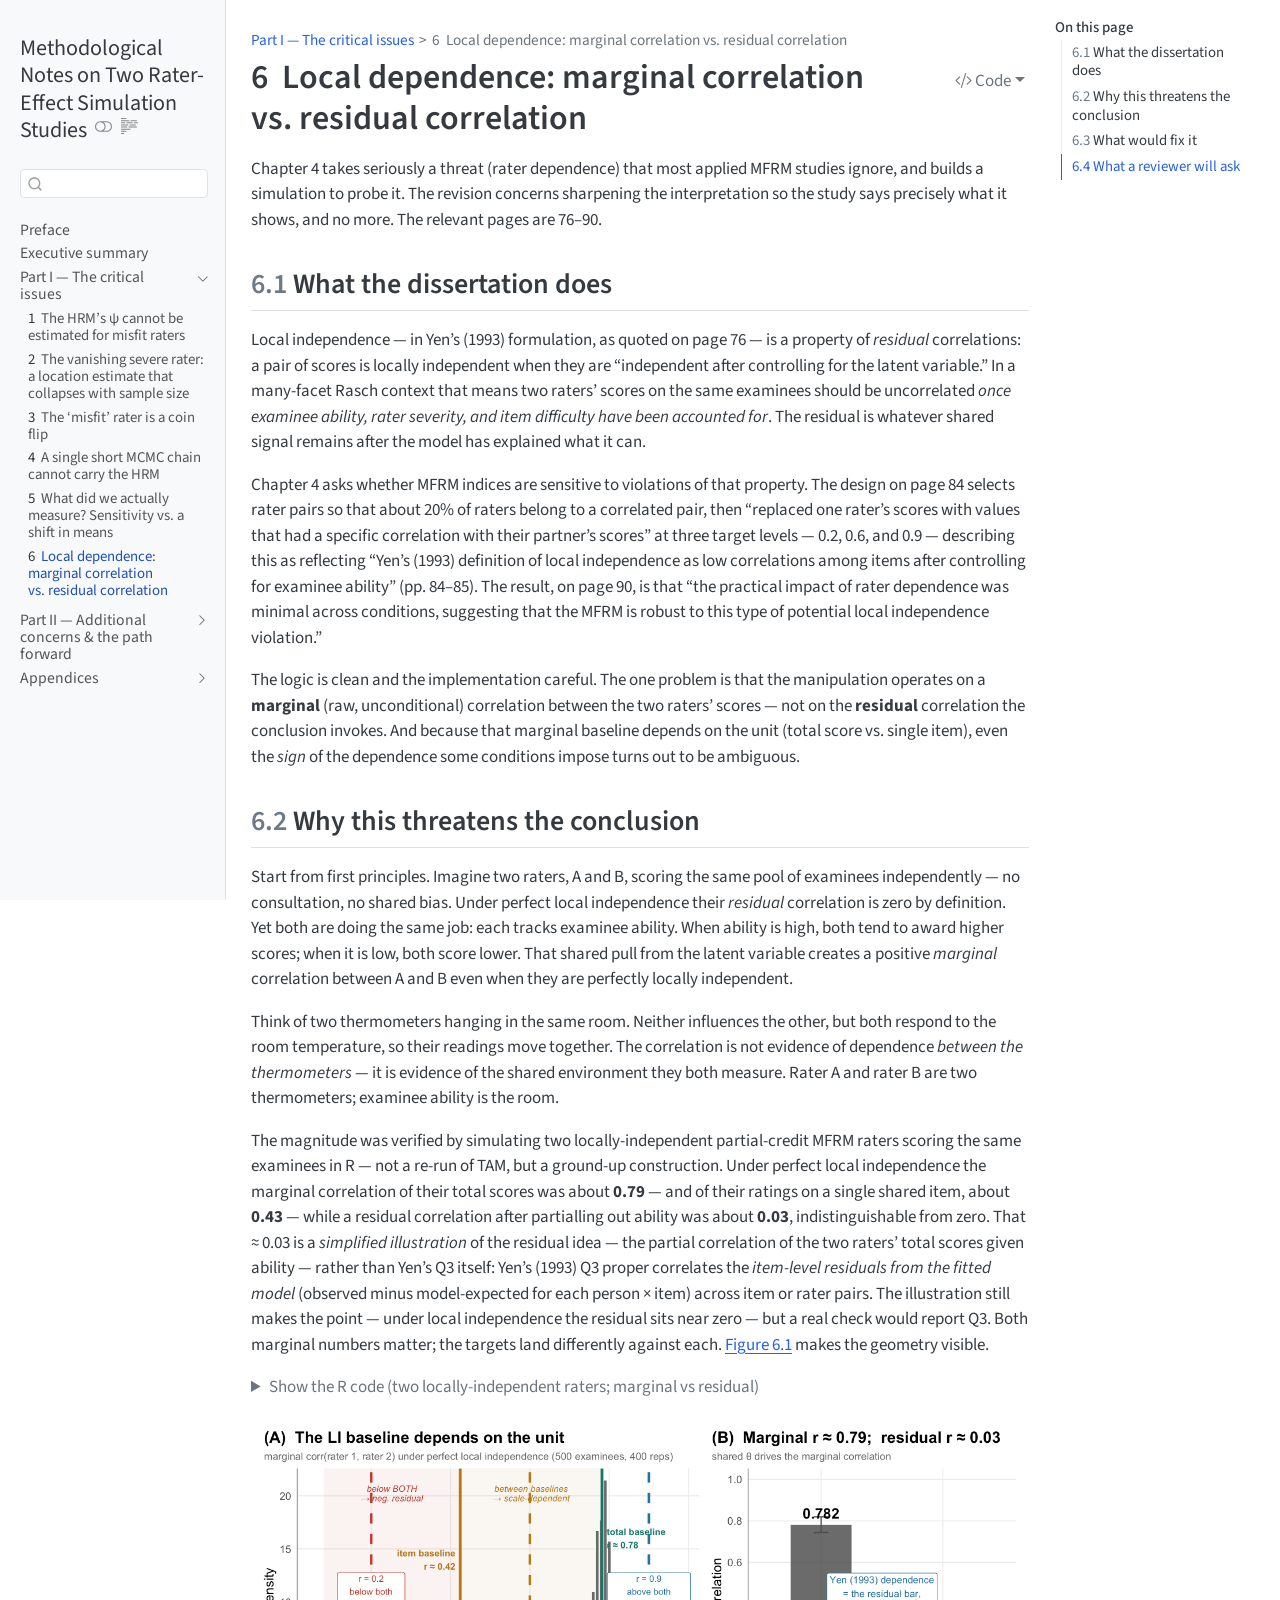
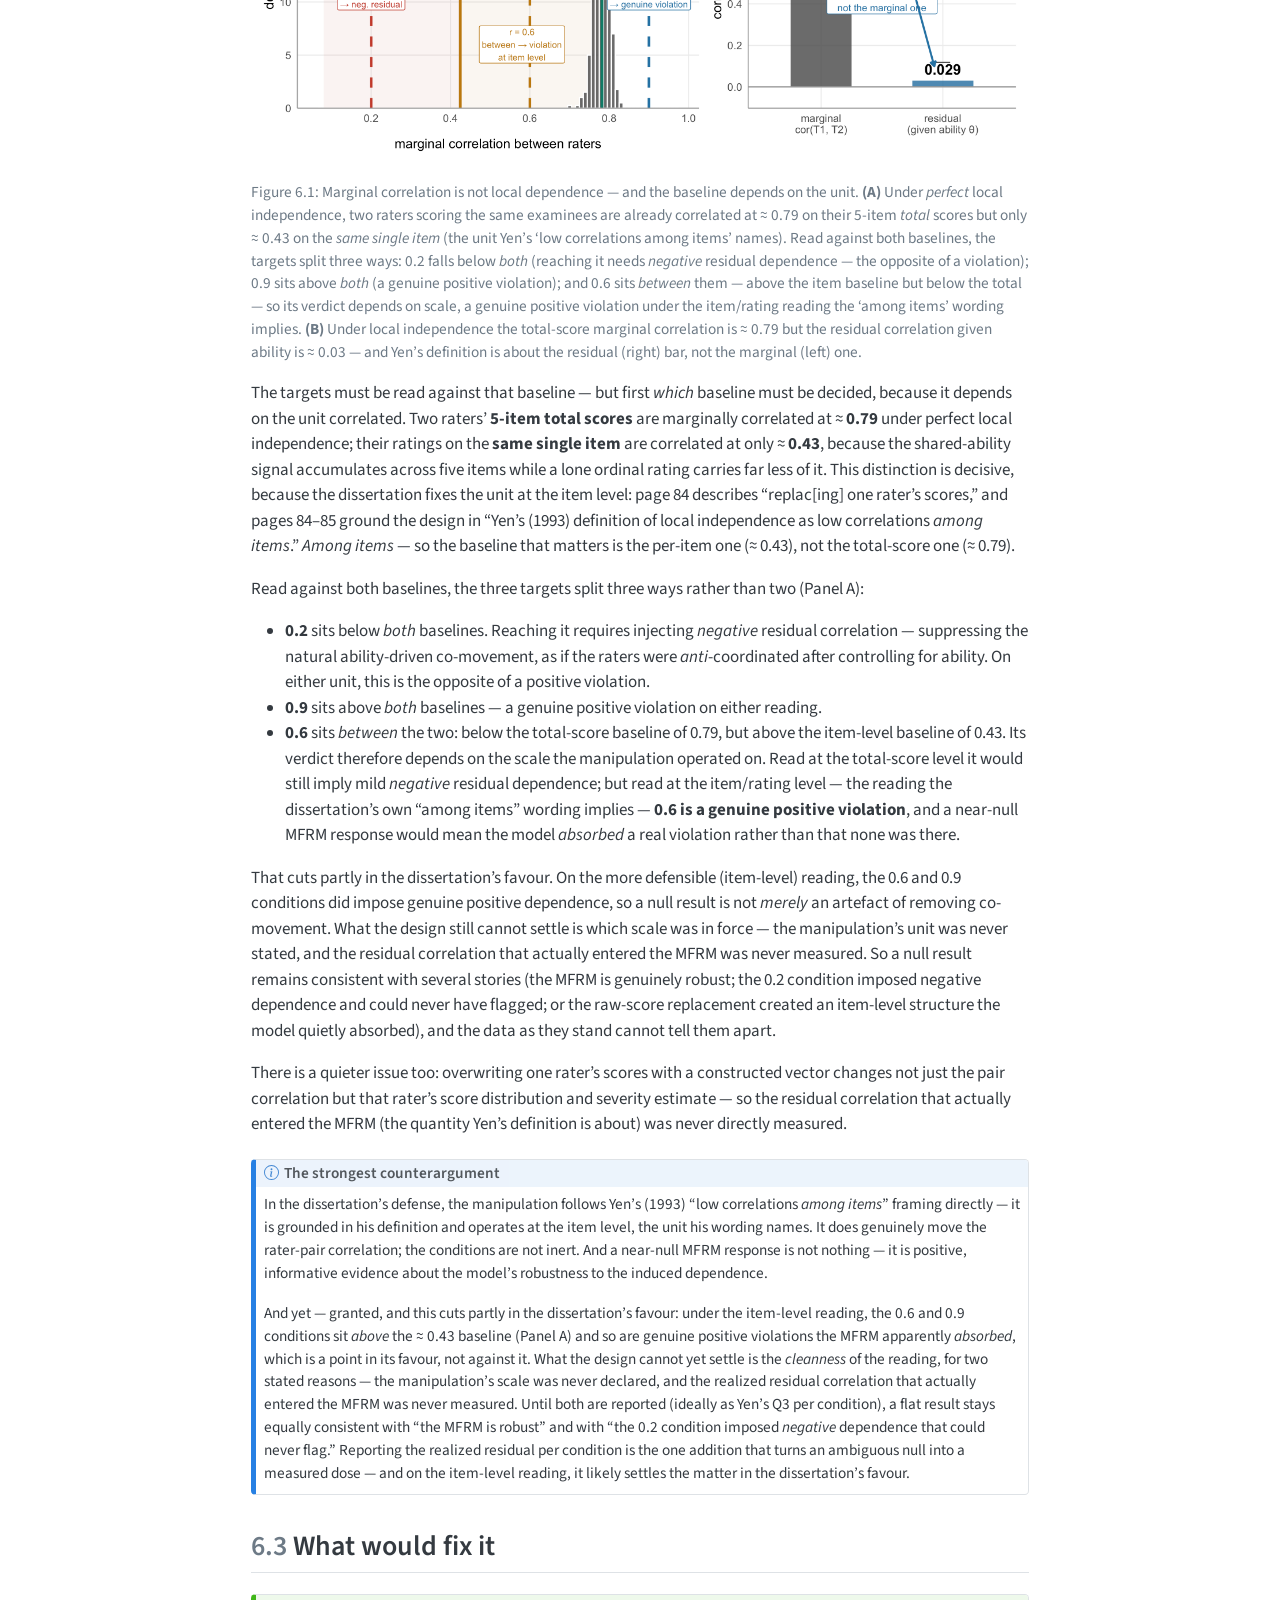
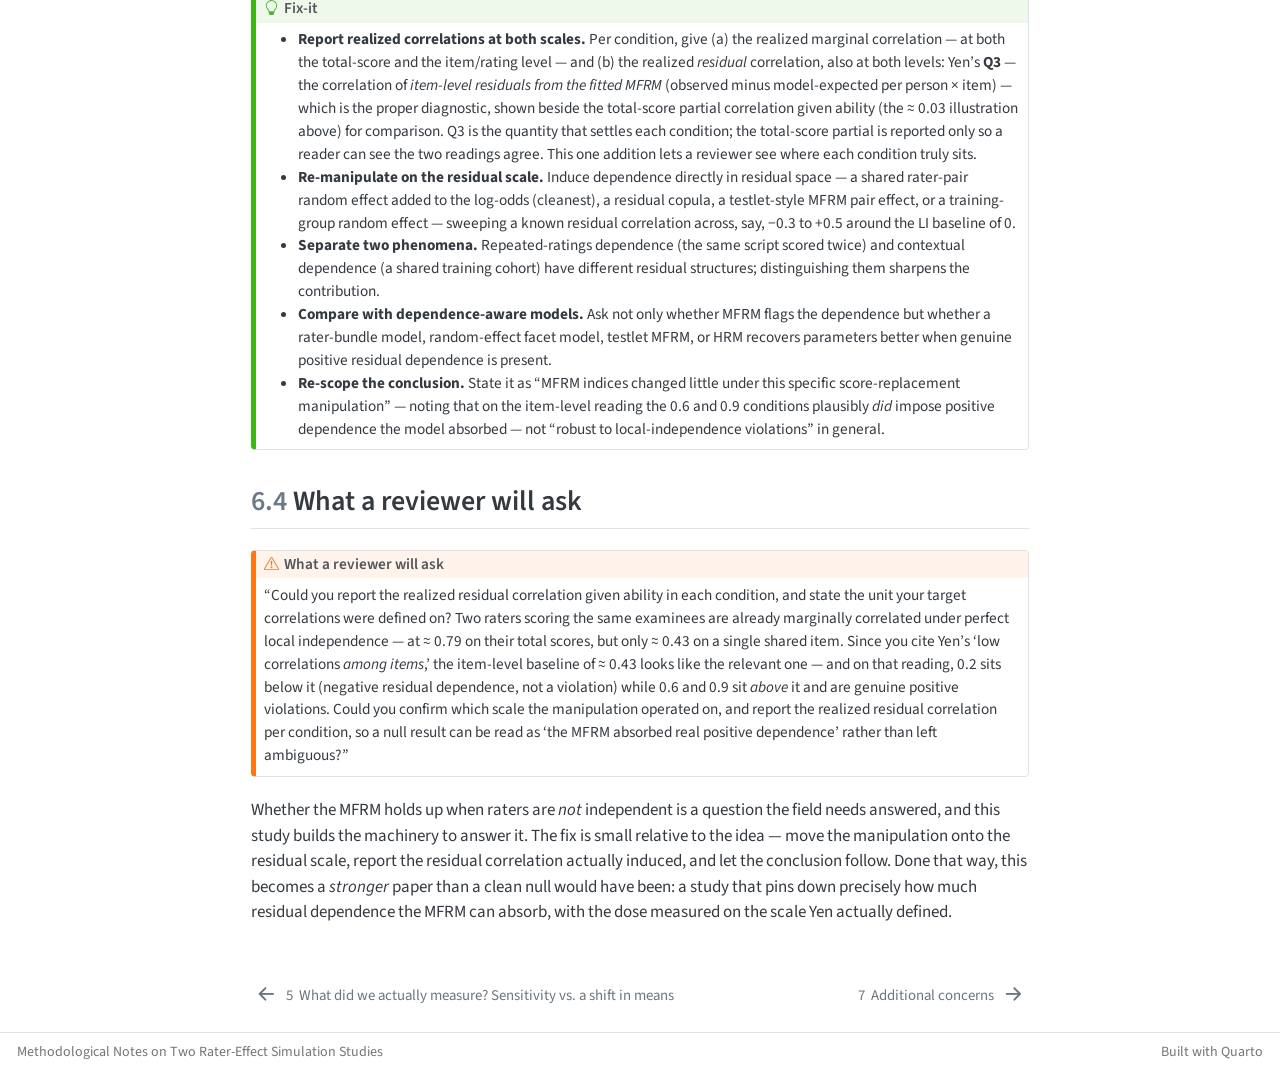
<file: 06-marginal-vs-residual.html>
<!DOCTYPE html>
<html xmlns="http://www.w3.org/1999/xhtml" lang="en" xml:lang="en"><head>

<meta charset="utf-8">
<meta name="generator" content="quarto-1.9.37">

<meta name="viewport" content="width=device-width, initial-scale=1.0, user-scalable=yes">


<title>6&nbsp; Local dependence: marginal correlation vs.&nbsp;residual correlation – Methodological Notes on Two Rater-Effect Simulation Studies</title>
<style>
/* Default styles provided by pandoc.
** See https://pandoc.org/MANUAL.html#variables-for-html for config info.
*/
code{white-space: pre-wrap;}
span.smallcaps{font-variant: small-caps;}
div.columns{display: flex; gap: min(4vw, 1.5em);}
div.column{flex: auto; overflow-x: auto;}
div.hanging-indent{margin-left: 1.5em; text-indent: -1.5em;}
ul.task-list{list-style: none;}
ul.task-list li input[type="checkbox"] {
  width: 0.8em;
  margin: 0 0.8em 0.2em -1em; /* quarto-specific, see https://github.com/quarto-dev/quarto-cli/issues/4556 */ 
  vertical-align: middle;
}
/* CSS for syntax highlighting */
html { -webkit-text-size-adjust: 100%; }
pre > code.sourceCode { white-space: pre; position: relative; }
pre > code.sourceCode > span { display: inline-block; line-height: 1.25; }
pre > code.sourceCode > span:empty { height: 1.2em; }
.sourceCode { overflow: visible; }
code.sourceCode > span { color: inherit; text-decoration: inherit; }
div.sourceCode { margin: 1em 0; }
pre.sourceCode { margin: 0; }
@media screen {
div.sourceCode { overflow: auto; }
}
@media print {
pre > code.sourceCode { white-space: pre-wrap; }
pre > code.sourceCode > span { text-indent: -5em; padding-left: 5em; }
}
pre.numberSource code
  { counter-reset: source-line 0; }
pre.numberSource code > span
  { position: relative; left: -4em; counter-increment: source-line; }
pre.numberSource code > span > a:first-child::before
  { content: counter(source-line);
    position: relative; left: -1em; text-align: right; vertical-align: baseline;
    border: none; display: inline-block;
    -webkit-touch-callout: none; -webkit-user-select: none;
    -khtml-user-select: none; -moz-user-select: none;
    -ms-user-select: none; user-select: none;
    padding: 0 4px; width: 4em;
  }
pre.numberSource { margin-left: 3em;  padding-left: 4px; }
div.sourceCode
  {   }
@media screen {
pre > code.sourceCode > span > a:first-child::before { text-decoration: underline; }
}
</style>


<script src="site_libs/quarto-nav/quarto-nav.js"></script>
<script src="site_libs/quarto-nav/headroom.min.js"></script>
<script src="site_libs/clipboard/clipboard.min.js"></script>
<script src="site_libs/quarto-search/autocomplete.umd.js"></script>
<script src="site_libs/quarto-search/fuse.min.js"></script>
<script src="site_libs/quarto-search/quarto-search.js"></script>
<meta name="quarto:offset" content="./">
<link href="./07-additional-concerns.html" rel="next">
<link href="./05-what-is-sensitivity.html" rel="prev">
<script src="site_libs/quarto-html/quarto.js" type="module"></script>
<script src="site_libs/quarto-html/tabsets/tabsets.js" type="module"></script>
<script src="site_libs/quarto-html/popper.min.js"></script>
<script src="site_libs/quarto-html/tippy.umd.min.js"></script>
<script src="site_libs/quarto-html/anchor.min.js"></script>
<link href="site_libs/quarto-html/tippy.css" rel="stylesheet">
<link href="site_libs/quarto-html/quarto-syntax-highlighting-7f8f88aac4f3542376d5c11b86a4c14d.css" rel="stylesheet" class="quarto-color-scheme" id="quarto-text-highlighting-styles">
<link href="site_libs/quarto-html/quarto-syntax-highlighting-dark-d0ae9245876894da5ac7e18953ecc5cc.css" rel="stylesheet" class="quarto-color-scheme quarto-color-alternate" id="quarto-text-highlighting-styles">
<link href="site_libs/quarto-html/quarto-syntax-highlighting-7f8f88aac4f3542376d5c11b86a4c14d.css" rel="stylesheet" class="quarto-color-scheme-extra" id="quarto-text-highlighting-styles">
<script src="site_libs/bootstrap/bootstrap.min.js"></script>
<link href="site_libs/bootstrap/bootstrap-icons.css" rel="stylesheet">
<link href="site_libs/bootstrap/bootstrap-ad65642396706b98715c55ca42ec91d9.min.css" rel="stylesheet" append-hash="true" class="quarto-color-scheme" id="quarto-bootstrap" data-mode="light">
<link href="site_libs/bootstrap/bootstrap-dark-83de1d5ff08d85e86a2a35fc8bcbf734.min.css" rel="stylesheet" append-hash="true" class="quarto-color-scheme quarto-color-alternate" id="quarto-bootstrap" data-mode="dark">
<link href="site_libs/bootstrap/bootstrap-ad65642396706b98715c55ca42ec91d9.min.css" rel="stylesheet" append-hash="true" class="quarto-color-scheme-extra" id="quarto-bootstrap" data-mode="light">
<script id="quarto-search-options" type="application/json">{
  "location": "sidebar",
  "copy-button": false,
  "collapse-after": 3,
  "panel-placement": "start",
  "type": "textbox",
  "limit": 50,
  "keyboard-shortcut": [
    "f",
    "/",
    "s"
  ],
  "show-item-context": false,
  "language": {
    "search-no-results-text": "No results",
    "search-matching-documents-text": "matching documents",
    "search-copy-link-title": "Copy link to search",
    "search-hide-matches-text": "Hide additional matches",
    "search-more-match-text": "more match in this document",
    "search-more-matches-text": "more matches in this document",
    "search-clear-button-title": "Clear",
    "search-text-placeholder": "",
    "search-detached-cancel-button-title": "Cancel",
    "search-submit-button-title": "Submit",
    "search-label": "Search"
  }
}</script>
<style>html{ scroll-behavior: smooth; }</style>


</head>

<body class="nav-sidebar docked quarto-light"><script id="quarto-html-before-body" type="application/javascript">
    const toggleBodyColorMode = (bsSheetEl) => {
      const mode = bsSheetEl.getAttribute("data-mode");
      const bodyEl = window.document.querySelector("body");
      if (mode === "dark") {
        bodyEl.classList.add("quarto-dark");
        bodyEl.classList.remove("quarto-light");
      } else {
        bodyEl.classList.add("quarto-light");
        bodyEl.classList.remove("quarto-dark");
      }
    }
    const toggleBodyColorPrimary = () => {
      const bsSheetEl = window.document.querySelector("link#quarto-bootstrap:not([rel=disabled-stylesheet])");
      if (bsSheetEl) {
        toggleBodyColorMode(bsSheetEl);
      }
    }
    const setColorSchemeToggle = (alternate) => {
      const toggles = window.document.querySelectorAll('.quarto-color-scheme-toggle');
      for (let i=0; i < toggles.length; i++) {
        const toggle = toggles[i];
        if (toggle) {
          if (alternate) {
            toggle.classList.add("alternate");
          } else {
            toggle.classList.remove("alternate");
          }
        }
      }
    };
    const toggleColorMode = (alternate) => {
      // Switch the stylesheets
      const primaryStylesheets = window.document.querySelectorAll('link.quarto-color-scheme:not(.quarto-color-alternate)');
      const alternateStylesheets = window.document.querySelectorAll('link.quarto-color-scheme.quarto-color-alternate');
      manageTransitions('#quarto-margin-sidebar .nav-link', false);
      if (alternate) {
        // note: dark is layered on light, we don't disable primary!
        enableStylesheet(alternateStylesheets);
        for (const sheetNode of alternateStylesheets) {
          if (sheetNode.id === "quarto-bootstrap") {
            toggleBodyColorMode(sheetNode);
          }
        }
      } else {
        disableStylesheet(alternateStylesheets);
        enableStylesheet(primaryStylesheets)
        toggleBodyColorPrimary();
      }
      manageTransitions('#quarto-margin-sidebar .nav-link', true);
      // Switch the toggles
      setColorSchemeToggle(alternate)
      // Hack to workaround the fact that safari doesn't
      // properly recolor the scrollbar when toggling (#1455)
      if (navigator.userAgent.indexOf('Safari') > 0 && navigator.userAgent.indexOf('Chrome') == -1) {
        manageTransitions("body", false);
        window.scrollTo(0, 1);
        setTimeout(() => {
          window.scrollTo(0, 0);
          manageTransitions("body", true);
        }, 40);
      }
    }
    const disableStylesheet = (stylesheets) => {
      for (let i=0; i < stylesheets.length; i++) {
        const stylesheet = stylesheets[i];
        stylesheet.rel = 'disabled-stylesheet';
      }
    }
    const enableStylesheet = (stylesheets) => {
      for (let i=0; i < stylesheets.length; i++) {
        const stylesheet = stylesheets[i];
        if(stylesheet.rel !== 'stylesheet') { // for Chrome, which will still FOUC without this check
          stylesheet.rel = 'stylesheet';
        }
      }
    }
    const manageTransitions = (selector, allowTransitions) => {
      const els = window.document.querySelectorAll(selector);
      for (let i=0; i < els.length; i++) {
        const el = els[i];
        if (allowTransitions) {
          el.classList.remove('notransition');
        } else {
          el.classList.add('notransition');
        }
      }
    }
    const isFileUrl = () => {
      return window.location.protocol === 'file:';
    }
    const hasAlternateSentinel = () => {
      let styleSentinel = getColorSchemeSentinel();
      if (styleSentinel !== null) {
        return styleSentinel === "alternate";
      } else {
        return false;
      }
    }
    const setStyleSentinel = (alternate) => {
      const value = alternate ? "alternate" : "default";
      if (!isFileUrl()) {
        window.localStorage.setItem("quarto-color-scheme", value);
      } else {
        localAlternateSentinel = value;
      }
    }
    const getColorSchemeSentinel = () => {
      if (!isFileUrl()) {
        const storageValue = window.localStorage.getItem("quarto-color-scheme");
        return storageValue != null ? storageValue : localAlternateSentinel;
      } else {
        return localAlternateSentinel;
      }
    }
    const toggleGiscusIfUsed = (isAlternate, darkModeDefault) => {
      const baseTheme = document.querySelector('#giscus-base-theme')?.value ?? 'light';
      const alternateTheme = document.querySelector('#giscus-alt-theme')?.value ?? 'dark';
      let newTheme = '';
      if(authorPrefersDark) {
        newTheme = isAlternate ? baseTheme : alternateTheme;
      } else {
        newTheme = isAlternate ? alternateTheme : baseTheme;
      }
      const changeGiscusTheme = () => {
        // From: https://github.com/giscus/giscus/issues/336
        const sendMessage = (message) => {
          const iframe = document.querySelector('iframe.giscus-frame');
          if (!iframe) return;
          iframe.contentWindow.postMessage({ giscus: message }, 'https://giscus.app');
        }
        sendMessage({
          setConfig: {
            theme: newTheme
          }
        });
      }
      const isGiscussLoaded = window.document.querySelector('iframe.giscus-frame') !== null;
      if (isGiscussLoaded) {
        changeGiscusTheme();
      }
    };
    const authorPrefersDark = false;
    const darkModeDefault = authorPrefersDark;
      document.querySelector('link#quarto-text-highlighting-styles.quarto-color-scheme-extra').rel = 'disabled-stylesheet';
      document.querySelector('link#quarto-bootstrap.quarto-color-scheme-extra').rel = 'disabled-stylesheet';
    let localAlternateSentinel = darkModeDefault ? 'alternate' : 'default';
    // Dark / light mode switch
    window.quartoToggleColorScheme = () => {
      // Read the current dark / light value
      let toAlternate = !hasAlternateSentinel();
      toggleColorMode(toAlternate);
      setStyleSentinel(toAlternate);
      toggleGiscusIfUsed(toAlternate, darkModeDefault);
      window.dispatchEvent(new Event('resize'));
    };
    // Switch to dark mode if need be
    if (hasAlternateSentinel()) {
      toggleColorMode(true);
    } else {
      toggleColorMode(false);
    }
  </script>

<div id="quarto-search-results"></div>
  <header id="quarto-header" class="headroom fixed-top">
  <nav class="quarto-secondary-nav">
    <div class="container-fluid d-flex">
      <button type="button" class="quarto-btn-toggle btn" data-bs-toggle="collapse" role="button" data-bs-target=".quarto-sidebar-collapse-item" aria-controls="quarto-sidebar" aria-expanded="false" aria-label="Toggle sidebar navigation" onclick="if (window.quartoToggleHeadroom) { window.quartoToggleHeadroom(); }">
        <i class="bi bi-layout-text-sidebar-reverse"></i>
      </button>
        <nav class="quarto-page-breadcrumbs" aria-label="breadcrumb"><ol class="breadcrumb"><li class="breadcrumb-item"><a href="./01-psi-not-identified.html">Part I — The critical issues</a></li><li class="breadcrumb-item"><a href="./06-marginal-vs-residual.html"><span class="chapter-number">6</span>&nbsp; <span class="chapter-title">Local dependence: marginal correlation vs.&nbsp;residual correlation</span></a></li></ol></nav>
        <a class="flex-grow-1" role="navigation" data-bs-toggle="collapse" data-bs-target=".quarto-sidebar-collapse-item" aria-controls="quarto-sidebar" aria-expanded="false" aria-label="Toggle sidebar navigation" onclick="if (window.quartoToggleHeadroom) { window.quartoToggleHeadroom(); }">      
        </a>
      <button type="button" class="btn quarto-search-button" aria-label="Search" onclick="window.quartoOpenSearch();">
        <i class="bi bi-search"></i>
      </button>
    </div>
  </nav>
</header>
<!-- content -->
<div id="quarto-content" class="quarto-container page-columns page-rows-contents page-layout-article">
<!-- sidebar -->
  <nav id="quarto-sidebar" class="sidebar collapse collapse-horizontal quarto-sidebar-collapse-item sidebar-navigation docked overflow-auto">
    <div class="pt-lg-2 mt-2 text-left sidebar-header">
    <div class="sidebar-title mb-0 py-0">
      <a href="./">Methodological Notes on Two Rater-Effect Simulation Studies</a> 
        <div class="sidebar-tools-main">
  <a href="" class="quarto-color-scheme-toggle quarto-navigation-tool  px-1" onclick="window.quartoToggleColorScheme(); return false;" title="Toggle dark mode"><i class="bi"></i></a>
  <a href="" class="quarto-reader-toggle quarto-navigation-tool px-1" onclick="window.quartoToggleReader(); return false;" title="Toggle reader mode">
  <div class="quarto-reader-toggle-btn">
  <i class="bi"></i>
  </div>
</a>
</div>
    </div>
      </div>
        <div class="mt-2 flex-shrink-0 align-items-center">
        <div class="sidebar-search">
        <div id="quarto-search" class="" title="Search"></div>
        </div>
        </div>
    <div class="sidebar-menu-container"> 
    <ul class="list-unstyled mt-1">
        <li class="sidebar-item">
  <div class="sidebar-item-container"> 
  <a href="./index.html" class="sidebar-item-text sidebar-link">
 <span class="menu-text">Preface</span></a>
  </div>
</li>
        <li class="sidebar-item">
  <div class="sidebar-item-container"> 
  <a href="./00-executive-summary.html" class="sidebar-item-text sidebar-link">
 <span class="menu-text">Executive summary</span></a>
  </div>
</li>
        <li class="sidebar-item sidebar-item-section">
      <div class="sidebar-item-container"> 
            <a class="sidebar-item-text sidebar-link text-start" data-bs-toggle="collapse" data-bs-target="#quarto-sidebar-section-1" role="navigation" aria-expanded="true">
 <span class="menu-text">Part I — The critical issues</span></a>
          <a class="sidebar-item-toggle text-start" data-bs-toggle="collapse" data-bs-target="#quarto-sidebar-section-1" role="navigation" aria-expanded="true" aria-label="Toggle section">
            <i class="bi bi-chevron-right ms-2"></i>
          </a> 
      </div>
      <ul id="quarto-sidebar-section-1" class="collapse list-unstyled sidebar-section depth1 show">  
          <li class="sidebar-item">
  <div class="sidebar-item-container"> 
  <a href="./01-psi-not-identified.html" class="sidebar-item-text sidebar-link">
 <span class="menu-text"><span class="chapter-number">1</span>&nbsp; <span class="chapter-title">The HRM’s ψ cannot be estimated for misfit raters</span></span></a>
  </div>
</li>
          <li class="sidebar-item">
  <div class="sidebar-item-container"> 
  <a href="./02-location-collapse.html" class="sidebar-item-text sidebar-link">
 <span class="menu-text"><span class="chapter-number">2</span>&nbsp; <span class="chapter-title">The vanishing severe rater: a location estimate that collapses with sample size</span></span></a>
  </div>
</li>
          <li class="sidebar-item">
  <div class="sidebar-item-container"> 
  <a href="./03-misfit-is-noise.html" class="sidebar-item-text sidebar-link">
 <span class="menu-text"><span class="chapter-number">3</span>&nbsp; <span class="chapter-title">The ‘misfit’ rater is a coin flip</span></span></a>
  </div>
</li>
          <li class="sidebar-item">
  <div class="sidebar-item-container"> 
  <a href="./04-mcmc-too-short.html" class="sidebar-item-text sidebar-link">
 <span class="menu-text"><span class="chapter-number">4</span>&nbsp; <span class="chapter-title">A single short MCMC chain cannot carry the HRM</span></span></a>
  </div>
</li>
          <li class="sidebar-item">
  <div class="sidebar-item-container"> 
  <a href="./05-what-is-sensitivity.html" class="sidebar-item-text sidebar-link">
 <span class="menu-text"><span class="chapter-number">5</span>&nbsp; <span class="chapter-title">What did we actually measure? Sensitivity vs.&nbsp;a shift in means</span></span></a>
  </div>
</li>
          <li class="sidebar-item">
  <div class="sidebar-item-container"> 
  <a href="./06-marginal-vs-residual.html" class="sidebar-item-text sidebar-link active">
 <span class="menu-text"><span class="chapter-number">6</span>&nbsp; <span class="chapter-title">Local dependence: marginal correlation vs.&nbsp;residual correlation</span></span></a>
  </div>
</li>
      </ul>
  </li>
        <li class="sidebar-item sidebar-item-section">
      <div class="sidebar-item-container"> 
            <a class="sidebar-item-text sidebar-link text-start collapsed" data-bs-toggle="collapse" data-bs-target="#quarto-sidebar-section-2" role="navigation" aria-expanded="false">
 <span class="menu-text">Part II — Additional concerns &amp; the path forward</span></a>
          <a class="sidebar-item-toggle text-start collapsed" data-bs-toggle="collapse" data-bs-target="#quarto-sidebar-section-2" role="navigation" aria-expanded="false" aria-label="Toggle section">
            <i class="bi bi-chevron-right ms-2"></i>
          </a> 
      </div>
      <ul id="quarto-sidebar-section-2" class="collapse list-unstyled sidebar-section depth1 ">  
          <li class="sidebar-item">
  <div class="sidebar-item-container"> 
  <a href="./07-additional-concerns.html" class="sidebar-item-text sidebar-link">
 <span class="menu-text"><span class="chapter-number">7</span>&nbsp; <span class="chapter-title">Additional concerns</span></span></a>
  </div>
</li>
          <li class="sidebar-item">
  <div class="sidebar-item-container"> 
  <a href="./08-revision-roadmap.html" class="sidebar-item-text sidebar-link">
 <span class="menu-text"><span class="chapter-number">8</span>&nbsp; <span class="chapter-title">A minimal-revision roadmap (and the questions to expect)</span></span></a>
  </div>
</li>
      </ul>
  </li>
        <li class="sidebar-item sidebar-item-section">
      <div class="sidebar-item-container"> 
            <a class="sidebar-item-text sidebar-link text-start collapsed" data-bs-toggle="collapse" data-bs-target="#quarto-sidebar-section-3" role="navigation" aria-expanded="false">
 <span class="menu-text">Appendices</span></a>
          <a class="sidebar-item-toggle text-start collapsed" data-bs-toggle="collapse" data-bs-target="#quarto-sidebar-section-3" role="navigation" aria-expanded="false" aria-label="Toggle section">
            <i class="bi bi-chevron-right ms-2"></i>
          </a> 
      </div>
      <ul id="quarto-sidebar-section-3" class="collapse list-unstyled sidebar-section depth1 ">  
          <li class="sidebar-item">
  <div class="sidebar-item-container"> 
  <a href="./99-reproducibility.html" class="sidebar-item-text sidebar-link">
 <span class="menu-text"><span class="chapter-number">A</span>&nbsp; <span class="chapter-title">Reproducibility appendix</span></span></a>
  </div>
</li>
      </ul>
  </li>
    </ul>
    </div>
</nav>
<div id="quarto-sidebar-glass" class="quarto-sidebar-collapse-item" data-bs-toggle="collapse" data-bs-target=".quarto-sidebar-collapse-item"></div>
<!-- margin-sidebar -->
    <div id="quarto-margin-sidebar" class="sidebar margin-sidebar">
        <nav id="TOC" role="doc-toc" class="toc-active">
    <h2 id="toc-title">On this page</h2>
   
  <ul>
  <li><a href="#what-the-dissertation-does" id="toc-what-the-dissertation-does" class="nav-link active" data-scroll-target="#what-the-dissertation-does"><span class="header-section-number">6.1</span> What the dissertation does</a></li>
  <li><a href="#why-this-threatens-the-conclusion" id="toc-why-this-threatens-the-conclusion" class="nav-link" data-scroll-target="#why-this-threatens-the-conclusion"><span class="header-section-number">6.2</span> Why this threatens the conclusion</a></li>
  <li><a href="#what-would-fix-it" id="toc-what-would-fix-it" class="nav-link" data-scroll-target="#what-would-fix-it"><span class="header-section-number">6.3</span> What would fix it</a></li>
  <li><a href="#what-a-reviewer-will-ask" id="toc-what-a-reviewer-will-ask" class="nav-link" data-scroll-target="#what-a-reviewer-will-ask"><span class="header-section-number">6.4</span> What a reviewer will ask</a></li>
  </ul>
</nav>
    </div>
<!-- main -->
<main class="content" id="quarto-document-content">


<header id="title-block-header" class="quarto-title-block default"><nav class="quarto-page-breadcrumbs quarto-title-breadcrumbs d-none d-lg-block" aria-label="breadcrumb"><ol class="breadcrumb"><li class="breadcrumb-item"><a href="./01-psi-not-identified.html">Part I — The critical issues</a></li><li class="breadcrumb-item"><a href="./06-marginal-vs-residual.html"><span class="chapter-number">6</span>&nbsp; <span class="chapter-title">Local dependence: marginal correlation vs.&nbsp;residual correlation</span></a></li></ol></nav>
<div class="quarto-title">
<div class="quarto-title-block"><div><h1 class="title"><span class="chapter-number">6</span>&nbsp; <span class="chapter-title">Local dependence: marginal correlation vs.&nbsp;residual correlation</span></h1><button type="button" class="btn code-tools-button dropdown-toggle" id="quarto-code-tools-menu" data-bs-toggle="dropdown" aria-expanded="false"><i class="bi"></i> Code</button><ul class="dropdown-menu dropdown-menu-end" aria-labelelledby="quarto-code-tools-menu"><li><a id="quarto-show-all-code" class="dropdown-item" href="javascript:void(0)" role="button">Show All Code</a></li><li><a id="quarto-hide-all-code" class="dropdown-item" href="javascript:void(0)" role="button">Hide All Code</a></li><li><hr class="dropdown-divider"></li><li><a id="quarto-view-source" class="dropdown-item" href="javascript:void(0)" role="button">View Source</a></li></ul></div></div>
</div>



<div class="quarto-title-meta">

    
  
    
  </div>
  


</header>


<p>Chapter 4 takes seriously a threat (rater dependence) that most applied MFRM studies ignore, and builds a simulation to probe it. The revision concerns sharpening the interpretation so the study says precisely what it shows, and no more. The relevant pages are 76–90.</p>
<section id="what-the-dissertation-does" class="level2" data-number="6.1">
<h2 data-number="6.1" class="anchored" data-anchor-id="what-the-dissertation-does"><span class="header-section-number">6.1</span> What the dissertation does</h2>
<p>Local independence — in Yen’s (1993) formulation, as quoted on page 76 — is a property of <em>residual</em> correlations: a pair of scores is locally independent when they are “independent after controlling for the latent variable.” In a many-facet Rasch context that means two raters’ scores on the same examinees should be uncorrelated <em>once examinee ability, rater severity, and item difficulty have been accounted for</em>. The residual is whatever shared signal remains after the model has explained what it can.</p>
<p>Chapter 4 asks whether MFRM indices are sensitive to violations of that property. The design on page 84 selects rater pairs so that about 20% of raters belong to a correlated pair, then “replaced one rater’s scores with values that had a specific correlation with their partner’s scores” at three target levels — 0.2, 0.6, and 0.9 — describing this as reflecting “Yen’s (1993) definition of local independence as low correlations among items after controlling for examinee ability” (pp.&nbsp;84–85). The result, on page 90, is that “the practical impact of rater dependence was minimal across conditions, suggesting that the MFRM is robust to this type of potential local independence violation.”</p>
<p>The logic is clean and the implementation careful. The one problem is that the manipulation operates on a <strong>marginal</strong> (raw, unconditional) correlation between the two raters’ scores — not on the <strong>residual</strong> correlation the conclusion invokes. And because that marginal baseline depends on the unit (total score vs.&nbsp;single item), even the <em>sign</em> of the dependence some conditions impose turns out to be ambiguous.</p>
</section>
<section id="why-this-threatens-the-conclusion" class="level2" data-number="6.2">
<h2 data-number="6.2" class="anchored" data-anchor-id="why-this-threatens-the-conclusion"><span class="header-section-number">6.2</span> Why this threatens the conclusion</h2>
<p>Start from first principles. Imagine two raters, A and B, scoring the same pool of examinees independently — no consultation, no shared bias. Under perfect local independence their <em>residual</em> correlation is zero by definition. Yet both are doing the same job: each tracks examinee ability. When ability is high, both tend to award higher scores; when it is low, both score lower. That shared pull from the latent variable creates a positive <em>marginal</em> correlation between A and B even when they are perfectly locally independent.</p>
<p>Think of two thermometers hanging in the same room. Neither influences the other, but both respond to the room temperature, so their readings move together. The correlation is not evidence of dependence <em>between the thermometers</em> — it is evidence of the shared environment they both measure. Rater A and rater B are two thermometers; examinee ability is the room.</p>
<p>The magnitude was verified by simulating two locally-independent partial-credit MFRM raters scoring the same examinees in R — not a re-run of TAM, but a ground-up construction. Under perfect local independence the marginal correlation of their total scores was about <strong>0.79</strong> — and of their ratings on a single shared item, about <strong>0.43</strong> — while a residual correlation after partialling out ability was about <strong>0.03</strong>, indistinguishable from zero. That ≈ 0.03 is a <em>simplified illustration</em> of the residual idea — the partial correlation of the two raters’ total scores given ability — rather than Yen’s Q3 itself: Yen’s (1993) Q3 proper correlates the <em>item-level residuals from the fitted model</em> (observed minus model-expected for each person × item) across item or rater pairs. The illustration still makes the point — under local independence the residual sits near zero — but a real check would report Q3. Both marginal numbers matter; the targets land differently against each. <a href="#fig-dependence" class="quarto-xref">Figure&nbsp;<span>6.1</span></a> makes the geometry visible.</p>
<div class="cell" data-layout-align="center">
<details class="code-fold">
<summary>Show the R code (two locally-independent raters; marginal vs residual)</summary>
<div class="code-copy-outer-scaffold"><div class="sourceCode cell-code" id="cb1"><pre class="sourceCode r code-with-copy"><code class="sourceCode r"><span id="cb1-1"><a href="#cb1-1" aria-hidden="true" tabindex="-1"></a><span class="fu">suppressPackageStartupMessages</span>({ <span class="fu">library</span>(ggplot2); <span class="fu">library</span>(patchwork) })</span>
<span id="cb1-2"><a href="#cb1-2" aria-hidden="true" tabindex="-1"></a><span class="fu">source</span>(<span class="st">"R/common.R"</span>)</span>
<span id="cb1-3"><a href="#cb1-3" aria-hidden="true" tabindex="-1"></a><span class="fu">set.seed</span>(<span class="dv">7</span>)</span>
<span id="cb1-4"><a href="#cb1-4" aria-hidden="true" tabindex="-1"></a></span>
<span id="cb1-5"><a href="#cb1-5" aria-hidden="true" tabindex="-1"></a>I <span class="ot">&lt;-</span> <span class="dv">5</span>L; N_EX <span class="ot">&lt;-</span> <span class="dv">500</span>L; N_REP <span class="ot">&lt;-</span> <span class="dv">400</span>L; TARGETS <span class="ot">&lt;-</span> <span class="fu">c</span>(<span class="fl">0.2</span>, <span class="fl">0.6</span>, <span class="fl">0.9</span>)</span>
<span id="cb1-6"><a href="#cb1-6" aria-hidden="true" tabindex="-1"></a>delta <span class="ot">&lt;-</span> <span class="fu">rnorm</span>(I, <span class="dv">0</span>, <span class="fl">0.5</span>)</span>
<span id="cb1-7"><a href="#cb1-7" aria-hidden="true" tabindex="-1"></a></span>
<span id="cb1-8"><a href="#cb1-8" aria-hidden="true" tabindex="-1"></a>partial_corr <span class="ot">&lt;-</span> <span class="cf">function</span>(x, y, z) {                  <span class="co"># corr(x, y | z), z quadratic</span></span>
<span id="cb1-9"><a href="#cb1-9" aria-hidden="true" tabindex="-1"></a>  Z <span class="ot">&lt;-</span> <span class="fu">cbind</span>(<span class="dv">1</span>, z, z<span class="sc">^</span><span class="dv">2</span>); <span class="fu">cor</span>(<span class="fu">lm.fit</span>(Z, x)<span class="sc">$</span>residuals, <span class="fu">lm.fit</span>(Z, y)<span class="sc">$</span>residuals)</span>
<span id="cb1-10"><a href="#cb1-10" aria-hidden="true" tabindex="-1"></a>}</span>
<span id="cb1-11"><a href="#cb1-11" aria-hidden="true" tabindex="-1"></a>two_rater_totals <span class="ot">&lt;-</span> <span class="cf">function</span>(n) {                    <span class="co"># two LI raters, same examinees</span></span>
<span id="cb1-12"><a href="#cb1-12" aria-hidden="true" tabindex="-1"></a>  th <span class="ot">&lt;-</span> <span class="fu">rnorm</span>(n); l1 <span class="ot">&lt;-</span> <span class="fu">rnorm</span>(<span class="dv">1</span>, <span class="dv">0</span>, .<span class="dv">5</span>); l2 <span class="ot">&lt;-</span> <span class="fu">rnorm</span>(<span class="dv">1</span>, <span class="dv">0</span>, .<span class="dv">5</span>)</span>
<span id="cb1-13"><a href="#cb1-13" aria-hidden="true" tabindex="-1"></a>  R1 <span class="ot">&lt;-</span> R2 <span class="ot">&lt;-</span> <span class="fu">matrix</span>(<span class="dv">0</span>, n, I)                        <span class="co"># per-item ratings, both raters</span></span>
<span id="cb1-14"><a href="#cb1-14" aria-hidden="true" tabindex="-1"></a>  <span class="cf">for</span> (i <span class="cf">in</span> <span class="fu">seq_len</span>(I)) { R1[, i] <span class="ot">&lt;-</span> <span class="fu">simulate_rating</span>(<span class="fu">pcmfrm_probs</span>(th, l1, delta[i]))</span>
<span id="cb1-15"><a href="#cb1-15" aria-hidden="true" tabindex="-1"></a>                          R2[, i] <span class="ot">&lt;-</span> <span class="fu">simulate_rating</span>(<span class="fu">pcmfrm_probs</span>(th, l2, delta[i])) }</span>
<span id="cb1-16"><a href="#cb1-16" aria-hidden="true" tabindex="-1"></a>  <span class="fu">list</span>(<span class="at">t1 =</span> <span class="fu">rowSums</span>(R1), <span class="at">t2 =</span> <span class="fu">rowSums</span>(R2), <span class="at">theta =</span> th, <span class="at">R1 =</span> R1, <span class="at">R2 =</span> R2)</span>
<span id="cb1-17"><a href="#cb1-17" aria-hidden="true" tabindex="-1"></a>}</span>
<span id="cb1-18"><a href="#cb1-18" aria-hidden="true" tabindex="-1"></a>marg <span class="ot">&lt;-</span> res <span class="ot">&lt;-</span> item_base <span class="ot">&lt;-</span> <span class="fu">numeric</span>(N_REP)</span>
<span id="cb1-19"><a href="#cb1-19" aria-hidden="true" tabindex="-1"></a><span class="cf">for</span> (r <span class="cf">in</span> <span class="fu">seq_len</span>(N_REP)) { o <span class="ot">&lt;-</span> <span class="fu">two_rater_totals</span>(N_EX)</span>
<span id="cb1-20"><a href="#cb1-20" aria-hidden="true" tabindex="-1"></a>  marg[r] <span class="ot">&lt;-</span> <span class="fu">cor</span>(o<span class="sc">$</span>t1, o<span class="sc">$</span>t2); res[r] <span class="ot">&lt;-</span> <span class="fu">partial_corr</span>(o<span class="sc">$</span>t1, o<span class="sc">$</span>t2, o<span class="sc">$</span>theta)</span>
<span id="cb1-21"><a href="#cb1-21" aria-hidden="true" tabindex="-1"></a>  item_base[r] <span class="ot">&lt;-</span> <span class="fu">mean</span>(<span class="fu">sapply</span>(<span class="fu">seq_len</span>(I), <span class="cf">function</span>(i) <span class="fu">cor</span>(o<span class="sc">$</span>R1[, i], o<span class="sc">$</span>R2[, i]))) }</span>
<span id="cb1-22"><a href="#cb1-22" aria-hidden="true" tabindex="-1"></a>baseline <span class="ot">&lt;-</span> <span class="fu">mean</span>(marg); sdm <span class="ot">&lt;-</span> <span class="fu">sd</span>(marg); mres <span class="ot">&lt;-</span> <span class="fu">mean</span>(res); sdr <span class="ot">&lt;-</span> <span class="fu">sd</span>(res)</span>
<span id="cb1-23"><a href="#cb1-23" aria-hidden="true" tabindex="-1"></a>baseline_item <span class="ot">&lt;-</span> <span class="fu">mean</span>(item_base)               <span class="co"># item/rating-level LI baseline ≈ 0.43</span></span>
<span id="cb1-24"><a href="#cb1-24" aria-hidden="true" tabindex="-1"></a></span>
<span id="cb1-25"><a href="#cb1-25" aria-hidden="true" tabindex="-1"></a><span class="co"># Panel A: sampling distribution of the marginal correlation under LI</span></span>
<span id="cb1-26"><a href="#cb1-26" aria-hidden="true" tabindex="-1"></a>pA <span class="ot">&lt;-</span> <span class="fu">ggplot</span>(<span class="fu">data.frame</span>(<span class="at">r =</span> marg), <span class="fu">aes</span>(r)) <span class="sc">+</span></span>
<span id="cb1-27"><a href="#cb1-27" aria-hidden="true" tabindex="-1"></a>  <span class="fu">annotate</span>(<span class="st">"rect"</span>, <span class="at">xmin =</span> <span class="fl">0.08</span>, <span class="at">xmax =</span> baseline_item, <span class="at">ymin =</span> <span class="sc">-</span><span class="cn">Inf</span>, <span class="at">ymax =</span> <span class="cn">Inf</span>,</span>
<span id="cb1-28"><a href="#cb1-28" aria-hidden="true" tabindex="-1"></a>           <span class="at">fill =</span> pal_companion[[<span class="st">"severe"</span>]], <span class="at">alpha =</span> .<span class="dv">07</span>) <span class="sc">+</span></span>
<span id="cb1-29"><a href="#cb1-29" aria-hidden="true" tabindex="-1"></a>  <span class="fu">annotate</span>(<span class="st">"rect"</span>, <span class="at">xmin =</span> baseline_item, <span class="at">xmax =</span> baseline, <span class="at">ymin =</span> <span class="sc">-</span><span class="cn">Inf</span>, <span class="at">ymax =</span> <span class="cn">Inf</span>,</span>
<span id="cb1-30"><a href="#cb1-30" aria-hidden="true" tabindex="-1"></a>           <span class="at">fill =</span> pal_companion[[<span class="st">"warn"</span>]], <span class="at">alpha =</span> .<span class="dv">07</span>) <span class="sc">+</span></span>
<span id="cb1-31"><a href="#cb1-31" aria-hidden="true" tabindex="-1"></a>  <span class="fu">annotate</span>(<span class="st">"text"</span>, <span class="at">x =</span> (<span class="fl">0.08</span> <span class="sc">+</span> baseline_item)<span class="sc">/</span><span class="dv">2</span>, <span class="at">y =</span> <span class="dv">21</span>, <span class="at">label =</span> <span class="st">"below BOTH</span><span class="sc">\n</span><span class="st">→ neg. residual"</span>,</span>
<span id="cb1-32"><a href="#cb1-32" aria-hidden="true" tabindex="-1"></a>           <span class="at">vjust =</span> <span class="dv">1</span>, <span class="at">size =</span> <span class="fl">2.6</span>, <span class="at">colour =</span> pal_companion[[<span class="st">"severe"</span>]], <span class="at">fontface =</span> <span class="st">"italic"</span>, <span class="at">lineheight =</span> .<span class="dv">9</span>) <span class="sc">+</span></span>
<span id="cb1-33"><a href="#cb1-33" aria-hidden="true" tabindex="-1"></a>  <span class="fu">annotate</span>(<span class="st">"text"</span>, <span class="at">x =</span> (baseline_item <span class="sc">+</span> baseline)<span class="sc">/</span><span class="dv">2</span>, <span class="at">y =</span> <span class="dv">21</span>, <span class="at">label =</span> <span class="st">"between baselines</span><span class="sc">\n</span><span class="st">→ scale-dependent"</span>,</span>
<span id="cb1-34"><a href="#cb1-34" aria-hidden="true" tabindex="-1"></a>           <span class="at">vjust =</span> <span class="dv">1</span>, <span class="at">size =</span> <span class="fl">2.6</span>, <span class="at">colour =</span> pal_companion[[<span class="st">"warn"</span>]], <span class="at">fontface =</span> <span class="st">"italic"</span>, <span class="at">lineheight =</span> .<span class="dv">9</span>) <span class="sc">+</span></span>
<span id="cb1-35"><a href="#cb1-35" aria-hidden="true" tabindex="-1"></a>  <span class="fu">geom_histogram</span>(<span class="fu">aes</span>(<span class="at">y =</span> <span class="fu">after_stat</span>(density)), <span class="at">binwidth =</span> .<span class="dv">01</span>, <span class="at">fill =</span> pal_companion[[<span class="st">"none"</span>]],</span>
<span id="cb1-36"><a href="#cb1-36" aria-hidden="true" tabindex="-1"></a>                 <span class="at">colour =</span> <span class="st">"white"</span>, <span class="at">alpha =</span> .<span class="dv">85</span>) <span class="sc">+</span></span>
<span id="cb1-37"><a href="#cb1-37" aria-hidden="true" tabindex="-1"></a>  <span class="fu">geom_vline</span>(<span class="at">xintercept =</span> baseline_item, <span class="at">colour =</span> pal_companion[[<span class="st">"warn"</span>]], <span class="at">linewidth =</span> <span class="fl">1.1</span>) <span class="sc">+</span></span>
<span id="cb1-38"><a href="#cb1-38" aria-hidden="true" tabindex="-1"></a>  <span class="fu">geom_vline</span>(<span class="at">xintercept =</span> baseline, <span class="at">colour =</span> pal_companion[[<span class="st">"accent"</span>]], <span class="at">linewidth =</span> <span class="fl">1.1</span>) <span class="sc">+</span></span>
<span id="cb1-39"><a href="#cb1-39" aria-hidden="true" tabindex="-1"></a>  <span class="fu">annotate</span>(<span class="st">"text"</span>, <span class="at">x =</span> baseline_item <span class="sc">-</span> .<span class="dv">012</span>, <span class="at">y =</span> <span class="dv">14</span>, <span class="at">hjust =</span> <span class="dv">1</span>, <span class="at">size =</span> <span class="fl">2.7</span>, <span class="at">fontface =</span> <span class="st">"bold"</span>,</span>
<span id="cb1-40"><a href="#cb1-40" aria-hidden="true" tabindex="-1"></a>           <span class="at">colour =</span> pal_companion[[<span class="st">"warn"</span>]], <span class="at">label =</span> <span class="fu">sprintf</span>(<span class="st">"item baseline</span><span class="sc">\n</span><span class="st">r ≈ %.2f"</span>, baseline_item)) <span class="sc">+</span></span>
<span id="cb1-41"><a href="#cb1-41" aria-hidden="true" tabindex="-1"></a>  <span class="fu">annotate</span>(<span class="st">"text"</span>, <span class="at">x =</span> baseline <span class="sc">+</span> .<span class="dv">012</span>, <span class="at">y =</span> <span class="dv">16</span>, <span class="at">hjust =</span> <span class="dv">0</span>, <span class="at">size =</span> <span class="fl">2.7</span>, <span class="at">fontface =</span> <span class="st">"bold"</span>,</span>
<span id="cb1-42"><a href="#cb1-42" aria-hidden="true" tabindex="-1"></a>           <span class="at">colour =</span> pal_companion[[<span class="st">"accent"</span>]], <span class="at">label =</span> <span class="fu">sprintf</span>(<span class="st">"total baseline</span><span class="sc">\n</span><span class="st">r ≈ %.2f"</span>, baseline)) <span class="sc">+</span></span>
<span id="cb1-43"><a href="#cb1-43" aria-hidden="true" tabindex="-1"></a>  <span class="fu">geom_vline</span>(<span class="at">xintercept =</span> TARGETS, <span class="at">linetype =</span> <span class="st">"dashed"</span>,</span>
<span id="cb1-44"><a href="#cb1-44" aria-hidden="true" tabindex="-1"></a>             <span class="at">colour =</span> <span class="fu">c</span>(pal_companion[[<span class="st">"severe"</span>]], pal_companion[[<span class="st">"warn"</span>]], pal_companion[[<span class="st">"misfit"</span>]]), <span class="at">linewidth =</span> <span class="dv">1</span>) <span class="sc">+</span></span>
<span id="cb1-45"><a href="#cb1-45" aria-hidden="true" tabindex="-1"></a>  <span class="fu">annotate</span>(<span class="st">"label"</span>, <span class="at">x =</span> .<span class="dv">2</span>, <span class="at">y =</span> <span class="dv">11</span>, <span class="at">size =</span> <span class="fl">2.6</span>, <span class="at">fill =</span> <span class="st">"white"</span>, <span class="at">colour =</span> pal_companion[[<span class="st">"severe"</span>]],</span>
<span id="cb1-46"><a href="#cb1-46" aria-hidden="true" tabindex="-1"></a>           <span class="at">label =</span> <span class="st">"r = 0.2</span><span class="sc">\n</span><span class="st">below both</span><span class="sc">\n</span><span class="st">→ neg. residual"</span>) <span class="sc">+</span></span>
<span id="cb1-47"><a href="#cb1-47" aria-hidden="true" tabindex="-1"></a>  <span class="fu">annotate</span>(<span class="st">"label"</span>, <span class="at">x =</span> .<span class="dv">58</span>, <span class="at">y =</span> <span class="dv">6</span>, <span class="at">size =</span> <span class="fl">2.6</span>, <span class="at">fill =</span> <span class="st">"white"</span>, <span class="at">colour =</span> pal_companion[[<span class="st">"warn"</span>]],</span>
<span id="cb1-48"><a href="#cb1-48" aria-hidden="true" tabindex="-1"></a>           <span class="at">label =</span> <span class="st">"r = 0.6</span><span class="sc">\n</span><span class="st">between → violation</span><span class="sc">\n</span><span class="st">at item level"</span>) <span class="sc">+</span></span>
<span id="cb1-49"><a href="#cb1-49" aria-hidden="true" tabindex="-1"></a>  <span class="fu">annotate</span>(<span class="st">"label"</span>, <span class="at">x =</span> .<span class="dv">9</span>, <span class="at">y =</span> <span class="dv">11</span>, <span class="at">size =</span> <span class="fl">2.6</span>, <span class="at">fill =</span> <span class="st">"white"</span>, <span class="at">colour =</span> pal_companion[[<span class="st">"misfit"</span>]],</span>
<span id="cb1-50"><a href="#cb1-50" aria-hidden="true" tabindex="-1"></a>           <span class="at">label =</span> <span class="st">"r = 0.9</span><span class="sc">\n</span><span class="st">above both</span><span class="sc">\n</span><span class="st">→ genuine violation"</span>) <span class="sc">+</span></span>
<span id="cb1-51"><a href="#cb1-51" aria-hidden="true" tabindex="-1"></a>  <span class="fu">scale_x_continuous</span>(<span class="at">breaks =</span> <span class="fu">seq</span>(.<span class="dv">2</span>, <span class="dv">1</span>, .<span class="dv">2</span>), <span class="at">limits =</span> <span class="fu">c</span>(.<span class="dv">06</span>, .<span class="dv">98</span>)) <span class="sc">+</span></span>
<span id="cb1-52"><a href="#cb1-52" aria-hidden="true" tabindex="-1"></a>  <span class="fu">scale_y_continuous</span>(<span class="at">expand =</span> <span class="fu">expansion</span>(<span class="at">mult =</span> <span class="fu">c</span>(<span class="dv">0</span>, .<span class="dv">05</span>))) <span class="sc">+</span></span>
<span id="cb1-53"><a href="#cb1-53" aria-hidden="true" tabindex="-1"></a>  <span class="fu">labs</span>(<span class="at">title =</span> <span class="st">"(A)  The LI baseline depends on the unit"</span>,</span>
<span id="cb1-54"><a href="#cb1-54" aria-hidden="true" tabindex="-1"></a>       <span class="at">subtitle =</span> <span class="st">"marginal corr(rater 1, rater 2) under perfect local independence (500 examinees, 400 reps)"</span>,</span>
<span id="cb1-55"><a href="#cb1-55" aria-hidden="true" tabindex="-1"></a>       <span class="at">x =</span> <span class="st">"marginal correlation between raters"</span>, <span class="at">y =</span> <span class="st">"density"</span>) <span class="sc">+</span></span>
<span id="cb1-56"><a href="#cb1-56" aria-hidden="true" tabindex="-1"></a>  <span class="fu">theme_companion</span>(<span class="dv">11</span>) <span class="sc">+</span> <span class="fu">theme</span>(<span class="at">plot.subtitle =</span> <span class="fu">element_text</span>(<span class="at">colour =</span> <span class="st">"grey40"</span>, <span class="at">size =</span> <span class="fl">8.5</span>))</span>
<span id="cb1-57"><a href="#cb1-57" aria-hidden="true" tabindex="-1"></a></span>
<span id="cb1-58"><a href="#cb1-58" aria-hidden="true" tabindex="-1"></a><span class="co"># Panel B: marginal vs residual correlation</span></span>
<span id="cb1-59"><a href="#cb1-59" aria-hidden="true" tabindex="-1"></a>barB <span class="ot">&lt;-</span> <span class="fu">data.frame</span>(<span class="at">type =</span> <span class="fu">factor</span>(<span class="fu">c</span>(<span class="st">"marginal"</span>, <span class="st">"residual"</span>), <span class="at">levels =</span> <span class="fu">c</span>(<span class="st">"marginal"</span>, <span class="st">"residual"</span>)),</span>
<span id="cb1-60"><a href="#cb1-60" aria-hidden="true" tabindex="-1"></a>                   <span class="at">v =</span> <span class="fu">c</span>(baseline, mres), <span class="at">lo =</span> <span class="fu">c</span>(baseline <span class="sc">-</span> <span class="dv">2</span><span class="sc">*</span>sdm, mres <span class="sc">-</span> <span class="dv">2</span><span class="sc">*</span>sdr), <span class="at">hi =</span> <span class="fu">c</span>(baseline <span class="sc">+</span> <span class="dv">2</span><span class="sc">*</span>sdm, mres <span class="sc">+</span> <span class="dv">2</span><span class="sc">*</span>sdr))</span>
<span id="cb1-61"><a href="#cb1-61" aria-hidden="true" tabindex="-1"></a>pB <span class="ot">&lt;-</span> <span class="fu">ggplot</span>(barB, <span class="fu">aes</span>(type, v, <span class="at">fill =</span> type)) <span class="sc">+</span></span>
<span id="cb1-62"><a href="#cb1-62" aria-hidden="true" tabindex="-1"></a>  <span class="fu">geom_col</span>(<span class="at">width =</span> .<span class="dv">5</span>, <span class="at">alpha =</span> .<span class="dv">85</span>) <span class="sc">+</span></span>
<span id="cb1-63"><a href="#cb1-63" aria-hidden="true" tabindex="-1"></a>  <span class="fu">geom_errorbar</span>(<span class="fu">aes</span>(<span class="at">ymin =</span> lo, <span class="at">ymax =</span> hi), <span class="at">width =</span> .<span class="dv">12</span>, <span class="at">colour =</span> pal_companion[[<span class="st">"none"</span>]]) <span class="sc">+</span></span>
<span id="cb1-64"><a href="#cb1-64" aria-hidden="true" tabindex="-1"></a>  <span class="fu">geom_text</span>(<span class="fu">aes</span>(<span class="at">label =</span> <span class="fu">sprintf</span>(<span class="st">"%.3f"</span>, v)), <span class="at">vjust =</span> <span class="sc">-</span><span class="fl">0.6</span>, <span class="at">size =</span> <span class="fl">4.3</span>, <span class="at">fontface =</span> <span class="st">"bold"</span>) <span class="sc">+</span></span>
<span id="cb1-65"><a href="#cb1-65" aria-hidden="true" tabindex="-1"></a>  <span class="fu">annotate</span>(<span class="st">"label"</span>, <span class="at">x =</span> <span class="fl">1.5</span>, <span class="at">y =</span> .<span class="dv">45</span>, <span class="at">size =</span> <span class="fl">2.85</span>, <span class="at">fill =</span> <span class="st">"white"</span>, <span class="at">colour =</span> pal_companion[[<span class="st">"misfit"</span>]],</span>
<span id="cb1-66"><a href="#cb1-66" aria-hidden="true" tabindex="-1"></a>           <span class="at">label =</span> <span class="st">"Yen (1993) dependence</span><span class="sc">\n</span><span class="st">= the residual bar,</span><span class="sc">\n</span><span class="st">not the marginal one"</span>) <span class="sc">+</span></span>
<span id="cb1-67"><a href="#cb1-67" aria-hidden="true" tabindex="-1"></a>  <span class="fu">annotate</span>(<span class="st">"segment"</span>, <span class="at">x =</span> <span class="fl">1.78</span>, <span class="at">xend =</span> <span class="fl">1.93</span>, <span class="at">y =</span> .<span class="dv">42</span>, <span class="at">yend =</span> mres <span class="sc">+</span> .<span class="dv">07</span>,</span>
<span id="cb1-68"><a href="#cb1-68" aria-hidden="true" tabindex="-1"></a>           <span class="at">arrow =</span> <span class="fu">arrow</span>(<span class="at">length =</span> <span class="fu">unit</span>(.<span class="dv">15</span>, <span class="st">"cm"</span>), <span class="at">type =</span> <span class="st">"closed"</span>), <span class="at">colour =</span> pal_companion[[<span class="st">"misfit"</span>]], <span class="at">linewidth =</span> .<span class="dv">8</span>) <span class="sc">+</span></span>
<span id="cb1-69"><a href="#cb1-69" aria-hidden="true" tabindex="-1"></a>  <span class="fu">geom_hline</span>(<span class="at">yintercept =</span> <span class="dv">0</span>, <span class="at">colour =</span> <span class="st">"grey60"</span>, <span class="at">linewidth =</span> .<span class="dv">5</span>) <span class="sc">+</span></span>
<span id="cb1-70"><a href="#cb1-70" aria-hidden="true" tabindex="-1"></a>  <span class="fu">scale_fill_manual</span>(<span class="at">values =</span> <span class="fu">c</span>(<span class="at">marginal =</span> <span class="fu">unname</span>(pal_companion[[<span class="st">"none"</span>]]), <span class="at">residual =</span> <span class="fu">unname</span>(pal_companion[[<span class="st">"misfit"</span>]])), <span class="at">guide =</span> <span class="st">"none"</span>) <span class="sc">+</span></span>
<span id="cb1-71"><a href="#cb1-71" aria-hidden="true" tabindex="-1"></a>  <span class="fu">scale_x_discrete</span>(<span class="at">labels =</span> <span class="fu">c</span>(<span class="at">marginal =</span> <span class="st">"marginal</span><span class="sc">\n</span><span class="st">cor(T1, T2)"</span>, <span class="at">residual =</span> <span class="st">"residual</span><span class="sc">\n</span><span class="st">(given ability θ)"</span>)) <span class="sc">+</span></span>
<span id="cb1-72"><a href="#cb1-72" aria-hidden="true" tabindex="-1"></a>  <span class="fu">scale_y_continuous</span>(<span class="at">limits =</span> <span class="fu">c</span>(<span class="sc">-</span>.<span class="dv">05</span>, <span class="dv">1</span>), <span class="at">breaks =</span> <span class="fu">seq</span>(<span class="dv">0</span>, <span class="dv">1</span>, .<span class="dv">2</span>)) <span class="sc">+</span></span>
<span id="cb1-73"><a href="#cb1-73" aria-hidden="true" tabindex="-1"></a>  <span class="fu">labs</span>(<span class="at">title =</span> <span class="st">"(B)  Marginal r ≈ 0.79;  residual r ≈ 0.03"</span>,</span>
<span id="cb1-74"><a href="#cb1-74" aria-hidden="true" tabindex="-1"></a>       <span class="at">subtitle =</span> <span class="st">"shared θ drives the marginal correlation"</span>, <span class="at">x =</span> <span class="cn">NULL</span>, <span class="at">y =</span> <span class="st">"correlation"</span>) <span class="sc">+</span></span>
<span id="cb1-75"><a href="#cb1-75" aria-hidden="true" tabindex="-1"></a>  <span class="fu">theme_companion</span>(<span class="dv">11</span>) <span class="sc">+</span> <span class="fu">theme</span>(<span class="at">plot.subtitle =</span> <span class="fu">element_text</span>(<span class="at">colour =</span> <span class="st">"grey40"</span>, <span class="at">size =</span> <span class="fl">8.5</span>))</span>
<span id="cb1-76"><a href="#cb1-76" aria-hidden="true" tabindex="-1"></a></span>
<span id="cb1-77"><a href="#cb1-77" aria-hidden="true" tabindex="-1"></a>(pA <span class="sc">|</span> pB) <span class="sc">+</span> <span class="fu">plot_layout</span>(<span class="at">widths =</span> <span class="fu">c</span>(<span class="fl">1.5</span>, <span class="dv">1</span>))</span></code></pre></div><button title="Copy to Clipboard" class="code-copy-button"><i class="bi"></i></button></div>
</details>
<div class="cell-output-display">
<div id="fig-dependence" class="quarto-float quarto-figure quarto-figure-center anchored" data-fig-align="center">
<figure class="quarto-float quarto-float-fig figure">
<div aria-describedby="fig-dependence-caption-0ceaefa1-69ba-4598-a22c-09a6ac19f8ca">
<img src="06-marginal-vs-residual_files/figure-html/fig-dependence-1.png" class="img-fluid quarto-figure quarto-figure-center figure-img" style="width:100.0%">
</div>
<figcaption class="quarto-float-caption-bottom quarto-float-caption quarto-float-fig" id="fig-dependence-caption-0ceaefa1-69ba-4598-a22c-09a6ac19f8ca">
Figure&nbsp;6.1: Marginal correlation is not local dependence — and the baseline depends on the unit. <strong>(A)</strong> Under <em>perfect</em> local independence, two raters scoring the same examinees are already correlated at ≈ 0.79 on their 5-item <em>total</em> scores but only ≈ 0.43 on the <em>same single item</em> (the unit Yen’s ‘low correlations among items’ names). Read against both baselines, the targets split three ways: 0.2 falls below <em>both</em> (reaching it needs <em>negative</em> residual dependence — the opposite of a violation); 0.9 sits above <em>both</em> (a genuine positive violation); and 0.6 sits <em>between</em> them — above the item baseline but below the total — so its verdict depends on scale, a genuine positive violation under the item/rating reading the ‘among items’ wording implies. <strong>(B)</strong> Under local independence the total-score marginal correlation is ≈ 0.79 but the residual correlation given ability is ≈ 0.03 — and Yen’s definition is about the residual (right) bar, not the marginal (left) one.
</figcaption>
</figure>
</div>
</div>
</div>
<p>The targets must be read against that baseline — but first <em>which</em> baseline must be decided, because it depends on the unit correlated. Two raters’ <strong>5-item total scores</strong> are marginally correlated at ≈ <strong>0.79</strong> under perfect local independence; their ratings on the <strong>same single item</strong> are correlated at only ≈ <strong>0.43</strong>, because the shared-ability signal accumulates across five items while a lone ordinal rating carries far less of it. This distinction is decisive, because the dissertation fixes the unit at the item level: page 84 describes “replac[ing] one rater’s scores,” and pages 84–85 ground the design in “Yen’s (1993) definition of local independence as low correlations <em>among items</em>.” <em>Among items</em> — so the baseline that matters is the per-item one (≈ 0.43), not the total-score one (≈ 0.79).</p>
<p>Read against both baselines, the three targets split three ways rather than two (Panel A):</p>
<ul>
<li><strong>0.2</strong> sits below <em>both</em> baselines. Reaching it requires injecting <em>negative</em> residual correlation — suppressing the natural ability-driven co-movement, as if the raters were <em>anti</em>-coordinated after controlling for ability. On either unit, this is the opposite of a positive violation.</li>
<li><strong>0.9</strong> sits above <em>both</em> baselines — a genuine positive violation on either reading.</li>
<li><strong>0.6</strong> sits <em>between</em> the two: below the total-score baseline of 0.79, but above the item-level baseline of 0.43. Its verdict therefore depends on the scale the manipulation operated on. Read at the total-score level it would still imply mild <em>negative</em> residual dependence; but read at the item/rating level — the reading the dissertation’s own “among items” wording implies — <strong>0.6 is a genuine positive violation</strong>, and a near-null MFRM response would mean the model <em>absorbed</em> a real violation rather than that none was there.</li>
</ul>
<p>That cuts partly in the dissertation’s favour. On the more defensible (item-level) reading, the 0.6 and 0.9 conditions did impose genuine positive dependence, so a null result is not <em>merely</em> an artefact of removing co-movement. What the design still cannot settle is which scale was in force — the manipulation’s unit was never stated, and the residual correlation that actually entered the MFRM was never measured. So a null result remains consistent with several stories (the MFRM is genuinely robust; the 0.2 condition imposed negative dependence and could never have flagged; or the raw-score replacement created an item-level structure the model quietly absorbed), and the data as they stand cannot tell them apart.</p>
<p>There is a quieter issue too: overwriting one rater’s scores with a constructed vector changes not just the pair correlation but that rater’s score distribution and severity estimate — so the residual correlation that actually entered the MFRM (the quantity Yen’s definition is about) was never directly measured.</p>
<div class="callout callout-style-default callout-note callout-titled">
<div class="callout-header d-flex align-content-center">
<div class="callout-icon-container">
<i class="callout-icon"></i>
</div>
<div class="callout-title-container flex-fill">
<span class="screen-reader-only">Note</span>The strongest counterargument
</div>
</div>
<div class="callout-body-container callout-body">
<p>In the dissertation’s defense, the manipulation follows Yen’s (1993) “low correlations <em>among items</em>” framing directly — it is grounded in his definition and operates at the item level, the unit his wording names. It does genuinely move the rater-pair correlation; the conditions are not inert. And a near-null MFRM response is not nothing — it is positive, informative evidence about the model’s robustness to the induced dependence.</p>
<p>And yet — granted, and this cuts partly in the dissertation’s favour: under the item-level reading, the 0.6 and 0.9 conditions sit <em>above</em> the ≈ 0.43 baseline (Panel A) and so are genuine positive violations the MFRM apparently <em>absorbed</em>, which is a point in its favour, not against it. What the design cannot yet settle is the <em>cleanness</em> of the reading, for two stated reasons — the manipulation’s scale was never declared, and the realized residual correlation that actually entered the MFRM was never measured. Until both are reported (ideally as Yen’s Q3 per condition), a flat result stays equally consistent with “the MFRM is robust” and with “the 0.2 condition imposed <em>negative</em> dependence that could never flag.” Reporting the realized residual per condition is the one addition that turns an ambiguous null into a measured dose — and on the item-level reading, it likely settles the matter in the dissertation’s favour.</p>
</div>
</div>
</section>
<section id="what-would-fix-it" class="level2" data-number="6.3">
<h2 data-number="6.3" class="anchored" data-anchor-id="what-would-fix-it"><span class="header-section-number">6.3</span> What would fix it</h2>
<div class="callout callout-style-default callout-tip callout-titled">
<div class="callout-header d-flex align-content-center">
<div class="callout-icon-container">
<i class="callout-icon"></i>
</div>
<div class="callout-title-container flex-fill">
<span class="screen-reader-only">Tip</span>Fix-it
</div>
</div>
<div class="callout-body-container callout-body">
<ul>
<li><strong>Report realized correlations at both scales.</strong> Per condition, give (a) the realized marginal correlation — at both the total-score and the item/rating level — and (b) the realized <em>residual</em> correlation, also at both levels: Yen’s <strong>Q3</strong> — the correlation of <em>item-level residuals from the fitted MFRM</em> (observed minus model-expected per person × item) — which is the proper diagnostic, shown beside the total-score partial correlation given ability (the ≈ 0.03 illustration above) for comparison. Q3 is the quantity that settles each condition; the total-score partial is reported only so a reader can see the two readings agree. This one addition lets a reviewer see where each condition truly sits.</li>
<li><strong>Re-manipulate on the residual scale.</strong> Induce dependence directly in residual space — a shared rater-pair random effect added to the log-odds (cleanest), a residual copula, a testlet-style MFRM pair effect, or a training-group random effect — sweeping a known residual correlation across, say, −0.3 to +0.5 around the LI baseline of 0.</li>
<li><strong>Separate two phenomena.</strong> Repeated-ratings dependence (the same script scored twice) and contextual dependence (a shared training cohort) have different residual structures; distinguishing them sharpens the contribution.</li>
<li><strong>Compare with dependence-aware models.</strong> Ask not only whether MFRM flags the dependence but whether a rater-bundle model, random-effect facet model, testlet MFRM, or HRM recovers parameters better when genuine positive residual dependence is present.</li>
<li><strong>Re-scope the conclusion.</strong> State it as “MFRM indices changed little under this specific score-replacement manipulation” — noting that on the item-level reading the 0.6 and 0.9 conditions plausibly <em>did</em> impose positive dependence the model absorbed — not “robust to local-independence violations” in general.</li>
</ul>
</div>
</div>
</section>
<section id="what-a-reviewer-will-ask" class="level2" data-number="6.4">
<h2 data-number="6.4" class="anchored" data-anchor-id="what-a-reviewer-will-ask"><span class="header-section-number">6.4</span> What a reviewer will ask</h2>
<div class="callout callout-style-default callout-warning callout-titled">
<div class="callout-header d-flex align-content-center">
<div class="callout-icon-container">
<i class="callout-icon"></i>
</div>
<div class="callout-title-container flex-fill">
<span class="screen-reader-only">Warning</span>What a reviewer will ask
</div>
</div>
<div class="callout-body-container callout-body">
<p>“Could you report the realized residual correlation given ability in each condition, and state the unit your target correlations were defined on? Two raters scoring the same examinees are already marginally correlated under perfect local independence — at ≈ 0.79 on their total scores, but only ≈ 0.43 on a single shared item. Since you cite Yen’s ‘low correlations <em>among items</em>,’ the item-level baseline of ≈ 0.43 looks like the relevant one — and on that reading, 0.2 sits below it (negative residual dependence, not a violation) while 0.6 and 0.9 sit <em>above</em> it and are genuine positive violations. Could you confirm which scale the manipulation operated on, and report the realized residual correlation per condition, so a null result can be read as ‘the MFRM absorbed real positive dependence’ rather than left ambiguous?”</p>
</div>
</div>
<p>Whether the MFRM holds up when raters are <em>not</em> independent is a question the field needs answered, and this study builds the machinery to answer it. The fix is small relative to the idea — move the manipulation onto the residual scale, report the residual correlation actually induced, and let the conclusion follow. Done that way, this becomes a <em>stronger</em> paper than a clean null would have been: a study that pins down precisely how much residual dependence the MFRM can absorb, with the dose measured on the scale Yen actually defined.</p>


<!-- -->

</section>

</main> <!-- /main -->
<script id="quarto-html-after-body" type="application/javascript">
  window.document.addEventListener("DOMContentLoaded", function (event) {
    // Ensure there is a toggle, if there isn't float one in the top right
    if (window.document.querySelector('.quarto-color-scheme-toggle') === null) {
      const a = window.document.createElement('a');
      a.classList.add('top-right');
      a.classList.add('quarto-color-scheme-toggle');
      a.href = "";
      a.onclick = function() { try { window.quartoToggleColorScheme(); } catch {} return false; };
      const i = window.document.createElement("i");
      i.classList.add('bi');
      a.appendChild(i);
      window.document.body.appendChild(a);
    }
    setColorSchemeToggle(hasAlternateSentinel())
    const icon = "";
    const anchorJS = new window.AnchorJS();
    anchorJS.options = {
      placement: 'right',
      icon: icon
    };
    anchorJS.add('.anchored');
    const isCodeAnnotation = (el) => {
      for (const clz of el.classList) {
        if (clz.startsWith('code-annotation-')) {                     
          return true;
        }
      }
      return false;
    }
    const onCopySuccess = function(e) {
      // button target
      const button = e.trigger;
      // don't keep focus
      button.blur();
      // flash "checked"
      button.classList.add('code-copy-button-checked');
      var currentTitle = button.getAttribute("title");
      button.setAttribute("title", "Copied!");
      let tooltip;
      if (window.bootstrap) {
        button.setAttribute("data-bs-toggle", "tooltip");
        button.setAttribute("data-bs-placement", "left");
        button.setAttribute("data-bs-title", "Copied!");
        tooltip = new bootstrap.Tooltip(button, 
          { trigger: "manual", 
            customClass: "code-copy-button-tooltip",
            offset: [0, -8]});
        tooltip.show();    
      }
      setTimeout(function() {
        if (tooltip) {
          tooltip.hide();
          button.removeAttribute("data-bs-title");
          button.removeAttribute("data-bs-toggle");
          button.removeAttribute("data-bs-placement");
        }
        button.setAttribute("title", currentTitle);
        button.classList.remove('code-copy-button-checked');
      }, 1000);
      // clear code selection
      e.clearSelection();
    }
    const getTextToCopy = function(trigger) {
      const outerScaffold = trigger.parentElement.cloneNode(true);
      const codeEl = outerScaffold.querySelector('code');
      for (const childEl of codeEl.children) {
        if (isCodeAnnotation(childEl)) {
          childEl.remove();
        }
      }
      return codeEl.innerText;
    }
    const clipboard = new window.ClipboardJS('.code-copy-button:not([data-in-quarto-modal])', {
      text: getTextToCopy
    });
    clipboard.on('success', onCopySuccess);
    if (window.document.getElementById('quarto-embedded-source-code-modal')) {
      const clipboardModal = new window.ClipboardJS('.code-copy-button[data-in-quarto-modal]', {
        text: getTextToCopy,
        container: window.document.getElementById('quarto-embedded-source-code-modal')
      });
      clipboardModal.on('success', onCopySuccess);
    }
    const viewSource = window.document.getElementById('quarto-view-source') ||
                       window.document.getElementById('quarto-code-tools-source');
    if (viewSource) {
      const sourceUrl = viewSource.getAttribute("data-quarto-source-url");
      viewSource.addEventListener("click", function(e) {
        if (sourceUrl) {
          // rstudio viewer pane
          if (/\bcapabilities=\b/.test(window.location)) {
            window.open(sourceUrl);
          } else {
            window.location.href = sourceUrl;
          }
        } else {
          const modal = new bootstrap.Modal(document.getElementById('quarto-embedded-source-code-modal'));
          modal.show();
        }
        return false;
      });
    }
    function toggleCodeHandler(show) {
      return function(e) {
        const detailsSrc = window.document.querySelectorAll(".cell > details > .sourceCode");
        for (let i=0; i<detailsSrc.length; i++) {
          const details = detailsSrc[i].parentElement;
          if (show) {
            details.open = true;
          } else {
            details.removeAttribute("open");
          }
        }
        const cellCodeDivs = window.document.querySelectorAll(".cell > .sourceCode");
        const fromCls = show ? "hidden" : "unhidden";
        const toCls = show ? "unhidden" : "hidden";
        for (let i=0; i<cellCodeDivs.length; i++) {
          const codeDiv = cellCodeDivs[i];
          if (codeDiv.classList.contains(fromCls)) {
            codeDiv.classList.remove(fromCls);
            codeDiv.classList.add(toCls);
          } 
        }
        return false;
      }
    }
    const hideAllCode = window.document.getElementById("quarto-hide-all-code");
    if (hideAllCode) {
      hideAllCode.addEventListener("click", toggleCodeHandler(false));
    }
    const showAllCode = window.document.getElementById("quarto-show-all-code");
    if (showAllCode) {
      showAllCode.addEventListener("click", toggleCodeHandler(true));
    }
      var localhostRegex = new RegExp(/^(?:http|https):\/\/localhost\:?[0-9]*\//);
      var mailtoRegex = new RegExp(/^mailto:/);
        var filterRegex = new RegExp('/' + window.location.host + '/');
      var isInternal = (href) => {
          return filterRegex.test(href) || localhostRegex.test(href) || mailtoRegex.test(href);
      }
      // Inspect non-navigation links and adorn them if external
     var links = window.document.querySelectorAll('a[href]:not(.nav-link):not(.navbar-brand):not(.toc-action):not(.sidebar-link):not(.sidebar-item-toggle):not(.pagination-link):not(.no-external):not([aria-hidden]):not(.dropdown-item):not(.quarto-navigation-tool):not(.about-link)');
      for (var i=0; i<links.length; i++) {
        const link = links[i];
        if (!isInternal(link.href)) {
          // undo the damage that might have been done by quarto-nav.js in the case of
          // links that we want to consider external
          if (link.dataset.originalHref !== undefined) {
            link.href = link.dataset.originalHref;
          }
        }
      }
    function tippyHover(el, contentFn, onTriggerFn, onUntriggerFn) {
      const config = {
        allowHTML: true,
        maxWidth: 500,
        delay: 100,
        arrow: false,
        appendTo: function(el) {
            return el.parentElement;
        },
        interactive: true,
        interactiveBorder: 10,
        theme: 'quarto',
        placement: 'bottom-start',
      };
      if (contentFn) {
        config.content = contentFn;
      }
      if (onTriggerFn) {
        config.onTrigger = onTriggerFn;
      }
      if (onUntriggerFn) {
        config.onUntrigger = onUntriggerFn;
      }
      window.tippy(el, config); 
    }
    const noterefs = window.document.querySelectorAll('a[role="doc-noteref"]');
    for (var i=0; i<noterefs.length; i++) {
      const ref = noterefs[i];
      tippyHover(ref, function() {
        // use id or data attribute instead here
        let href = ref.getAttribute('data-footnote-href') || ref.getAttribute('href');
        try { href = new URL(href).hash; } catch {}
        const id = href.replace(/^#\/?/, "");
        const note = window.document.getElementById(id);
        if (note) {
          return note.innerHTML;
        } else {
          return "";
        }
      });
    }
    const xrefs = window.document.querySelectorAll('a.quarto-xref');
    const processXRef = (id, note) => {
      // Strip column container classes
      const stripColumnClz = (el) => {
        el.classList.remove("page-full", "page-columns");
        if (el.children) {
          for (const child of el.children) {
            stripColumnClz(child);
          }
        }
      }
      stripColumnClz(note)
      if (id === null || id.startsWith('sec-')) {
        // Special case sections, only their first couple elements
        const container = document.createElement("div");
        if (note.children && note.children.length > 2) {
          container.appendChild(note.children[0].cloneNode(true));
          for (let i = 1; i < note.children.length; i++) {
            const child = note.children[i];
            if (child.tagName === "P" && child.innerText === "") {
              continue;
            } else {
              container.appendChild(child.cloneNode(true));
              break;
            }
          }
          if (window.Quarto?.typesetMath) {
            window.Quarto.typesetMath(container);
          }
          return container.innerHTML
        } else {
          if (window.Quarto?.typesetMath) {
            window.Quarto.typesetMath(note);
          }
          return note.innerHTML;
        }
      } else {
        // Remove any anchor links if they are present
        const anchorLink = note.querySelector('a.anchorjs-link');
        if (anchorLink) {
          anchorLink.remove();
        }
        if (window.Quarto?.typesetMath) {
          window.Quarto.typesetMath(note);
        }
        if (note.classList.contains("callout")) {
          return note.outerHTML;
        } else {
          return note.innerHTML;
        }
      }
    }
    for (var i=0; i<xrefs.length; i++) {
      const xref = xrefs[i];
      tippyHover(xref, undefined, function(instance) {
        instance.disable();
        let url = xref.getAttribute('href');
        let hash = undefined; 
        if (url.startsWith('#')) {
          hash = url;
        } else {
          try { hash = new URL(url).hash; } catch {}
        }
        if (hash) {
          const id = hash.replace(/^#\/?/, "");
          const note = window.document.getElementById(id);
          if (note !== null) {
            try {
              const html = processXRef(id, note.cloneNode(true));
              instance.setContent(html);
            } finally {
              instance.enable();
              instance.show();
            }
          } else {
            // See if we can fetch this
            fetch(url.split('#')[0])
            .then(res => res.text())
            .then(html => {
              const parser = new DOMParser();
              const htmlDoc = parser.parseFromString(html, "text/html");
              const note = htmlDoc.getElementById(id);
              if (note !== null) {
                const html = processXRef(id, note);
                instance.setContent(html);
              } 
            }).finally(() => {
              instance.enable();
              instance.show();
            });
          }
        } else {
          // See if we can fetch a full url (with no hash to target)
          // This is a special case and we should probably do some content thinning / targeting
          fetch(url)
          .then(res => res.text())
          .then(html => {
            const parser = new DOMParser();
            const htmlDoc = parser.parseFromString(html, "text/html");
            const note = htmlDoc.querySelector('main.content');
            if (note !== null) {
              // This should only happen for chapter cross references
              // (since there is no id in the URL)
              // remove the first header
              if (note.children.length > 0 && note.children[0].tagName === "HEADER") {
                note.children[0].remove();
              }
              const html = processXRef(null, note);
              instance.setContent(html);
            } 
          }).finally(() => {
            instance.enable();
            instance.show();
          });
        }
      }, function(instance) {
      });
    }
        let selectedAnnoteEl;
        const selectorForAnnotation = ( cell, annotation) => {
          let cellAttr = 'data-code-cell="' + cell + '"';
          let lineAttr = 'data-code-annotation="' +  annotation + '"';
          const selector = 'span[' + cellAttr + '][' + lineAttr + ']';
          return selector;
        }
        const selectCodeLines = (annoteEl) => {
          const doc = window.document;
          const targetCell = annoteEl.getAttribute("data-target-cell");
          const targetAnnotation = annoteEl.getAttribute("data-target-annotation");
          const annoteSpan = window.document.querySelector(selectorForAnnotation(targetCell, targetAnnotation));
          const lines = annoteSpan.getAttribute("data-code-lines").split(",");
          const lineIds = lines.map((line) => {
            return targetCell + "-" + line;
          })
          let top = null;
          let height = null;
          let parent = null;
          if (lineIds.length > 0) {
              //compute the position of the single el (top and bottom and make a div)
              const el = window.document.getElementById(lineIds[0]);
              top = el.offsetTop;
              height = el.offsetHeight;
              parent = el.parentElement.parentElement;
            if (lineIds.length > 1) {
              const lastEl = window.document.getElementById(lineIds[lineIds.length - 1]);
              const bottom = lastEl.offsetTop + lastEl.offsetHeight;
              height = bottom - top;
            }
            if (top !== null && height !== null && parent !== null) {
              // cook up a div (if necessary) and position it 
              let div = window.document.getElementById("code-annotation-line-highlight");
              if (div === null) {
                div = window.document.createElement("div");
                div.setAttribute("id", "code-annotation-line-highlight");
                div.style.position = 'absolute';
                parent.appendChild(div);
              }
              div.style.top = top - 2 + "px";
              div.style.height = height + 4 + "px";
              div.style.left = 0;
              let gutterDiv = window.document.getElementById("code-annotation-line-highlight-gutter");
              if (gutterDiv === null) {
                gutterDiv = window.document.createElement("div");
                gutterDiv.setAttribute("id", "code-annotation-line-highlight-gutter");
                gutterDiv.style.position = 'absolute';
                const codeCell = window.document.getElementById(targetCell);
                const gutter = codeCell.querySelector('.code-annotation-gutter');
                gutter.appendChild(gutterDiv);
              }
              gutterDiv.style.top = top - 2 + "px";
              gutterDiv.style.height = height + 4 + "px";
            }
            selectedAnnoteEl = annoteEl;
          }
        };
        const unselectCodeLines = () => {
          const elementsIds = ["code-annotation-line-highlight", "code-annotation-line-highlight-gutter"];
          elementsIds.forEach((elId) => {
            const div = window.document.getElementById(elId);
            if (div) {
              div.remove();
            }
          });
          selectedAnnoteEl = undefined;
        };
          // Handle positioning of the toggle
      window.addEventListener(
        "resize",
        throttle(() => {
          elRect = undefined;
          if (selectedAnnoteEl) {
            selectCodeLines(selectedAnnoteEl);
          }
        }, 10)
      );
      function throttle(fn, ms) {
      let throttle = false;
      let timer;
        return (...args) => {
          if(!throttle) { // first call gets through
              fn.apply(this, args);
              throttle = true;
          } else { // all the others get throttled
              if(timer) clearTimeout(timer); // cancel #2
              timer = setTimeout(() => {
                fn.apply(this, args);
                timer = throttle = false;
              }, ms);
          }
        };
      }
        // Attach click handler to the DT
        const annoteDls = window.document.querySelectorAll('dt[data-target-cell]');
        for (const annoteDlNode of annoteDls) {
          annoteDlNode.addEventListener('click', (event) => {
            const clickedEl = event.target;
            if (clickedEl !== selectedAnnoteEl) {
              unselectCodeLines();
              const activeEl = window.document.querySelector('dt[data-target-cell].code-annotation-active');
              if (activeEl) {
                activeEl.classList.remove('code-annotation-active');
              }
              selectCodeLines(clickedEl);
              clickedEl.classList.add('code-annotation-active');
            } else {
              // Unselect the line
              unselectCodeLines();
              clickedEl.classList.remove('code-annotation-active');
            }
          });
        }
    const findCites = (el) => {
      const parentEl = el.parentElement;
      if (parentEl) {
        const cites = parentEl.dataset.cites;
        if (cites) {
          return {
            el,
            cites: cites.split(' ')
          };
        } else {
          return findCites(el.parentElement)
        }
      } else {
        return undefined;
      }
    };
    var bibliorefs = window.document.querySelectorAll('a[role="doc-biblioref"]');
    for (var i=0; i<bibliorefs.length; i++) {
      const ref = bibliorefs[i];
      const citeInfo = findCites(ref);
      if (citeInfo) {
        tippyHover(citeInfo.el, function() {
          var popup = window.document.createElement('div');
          citeInfo.cites.forEach(function(cite) {
            var citeDiv = window.document.createElement('div');
            citeDiv.classList.add('hanging-indent');
            citeDiv.classList.add('csl-entry');
            var biblioDiv = window.document.getElementById('ref-' + cite);
            if (biblioDiv) {
              citeDiv.innerHTML = biblioDiv.innerHTML;
            }
            popup.appendChild(citeDiv);
          });
          return popup.innerHTML;
        });
      }
    }
  });
  </script>
<nav class="page-navigation">
  <div class="nav-page nav-page-previous">
      <a href="./05-what-is-sensitivity.html" class="pagination-link" aria-label="What did we actually measure? Sensitivity vs. a shift in means">
        <i class="bi bi-arrow-left-short"></i> <span class="nav-page-text"><span class="chapter-number">5</span>&nbsp; <span class="chapter-title">What did we actually measure? Sensitivity vs.&nbsp;a shift in means</span></span>
      </a>          
  </div>
  <div class="nav-page nav-page-next">
      <a href="./07-additional-concerns.html" class="pagination-link" aria-label="Additional concerns">
        <span class="nav-page-text"><span class="chapter-number">7</span>&nbsp; <span class="chapter-title">Additional concerns</span></span> <i class="bi bi-arrow-right-short"></i>
      </a>
  </div>
</nav><div class="modal fade" id="quarto-embedded-source-code-modal" tabindex="-1" aria-labelledby="quarto-embedded-source-code-modal-label" aria-hidden="true"><div class="modal-dialog modal-dialog-scrollable"><div class="modal-content"><div class="modal-header"><h5 class="modal-title" id="quarto-embedded-source-code-modal-label">Source Code</h5><button class="btn-close" data-bs-dismiss="modal"></button></div><div class="modal-body"><div class="">
<div class="code-copy-outer-scaffold"><div class="sourceCode" id="cb2" data-shortcodes="false"><pre class="sourceCode markdown code-with-copy"><code class="sourceCode markdown"><span id="cb2-1"><a href="#cb2-1" aria-hidden="true" tabindex="-1"></a><span class="co">---</span></span>
<span id="cb2-2"><a href="#cb2-2" aria-hidden="true" tabindex="-1"></a><span class="an">title:</span><span class="co"> "Local dependence: marginal correlation vs. residual correlation"</span></span>
<span id="cb2-3"><a href="#cb2-3" aria-hidden="true" tabindex="-1"></a><span class="co">---</span></span>
<span id="cb2-4"><a href="#cb2-4" aria-hidden="true" tabindex="-1"></a></span>
<span id="cb2-5"><a href="#cb2-5" aria-hidden="true" tabindex="-1"></a>Chapter 4 takes seriously a threat (rater dependence) that most applied MFRM studies</span>
<span id="cb2-6"><a href="#cb2-6" aria-hidden="true" tabindex="-1"></a>ignore, and builds a simulation to probe it. The revision concerns sharpening the</span>
<span id="cb2-7"><a href="#cb2-7" aria-hidden="true" tabindex="-1"></a>interpretation so the study says precisely what it shows, and no more. The relevant pages</span>
<span id="cb2-8"><a href="#cb2-8" aria-hidden="true" tabindex="-1"></a>are 76–90.</span>
<span id="cb2-9"><a href="#cb2-9" aria-hidden="true" tabindex="-1"></a></span>
<span id="cb2-10"><a href="#cb2-10" aria-hidden="true" tabindex="-1"></a><span class="fu">## What the dissertation does</span></span>
<span id="cb2-11"><a href="#cb2-11" aria-hidden="true" tabindex="-1"></a></span>
<span id="cb2-12"><a href="#cb2-12" aria-hidden="true" tabindex="-1"></a>Local independence — in Yen's (1993) formulation, as quoted on page 76 — is a</span>
<span id="cb2-13"><a href="#cb2-13" aria-hidden="true" tabindex="-1"></a>property of *residual* correlations: a pair of scores is locally independent when they are</span>
<span id="cb2-14"><a href="#cb2-14" aria-hidden="true" tabindex="-1"></a>"independent after controlling for the latent variable." In a many-facet Rasch context</span>
<span id="cb2-15"><a href="#cb2-15" aria-hidden="true" tabindex="-1"></a>that means two raters' scores on the same examinees should be uncorrelated *once examinee</span>
<span id="cb2-16"><a href="#cb2-16" aria-hidden="true" tabindex="-1"></a>ability, rater severity, and item difficulty have been accounted for*. The residual is</span>
<span id="cb2-17"><a href="#cb2-17" aria-hidden="true" tabindex="-1"></a>whatever shared signal remains after the model has explained what it can.</span>
<span id="cb2-18"><a href="#cb2-18" aria-hidden="true" tabindex="-1"></a></span>
<span id="cb2-19"><a href="#cb2-19" aria-hidden="true" tabindex="-1"></a>Chapter 4 asks whether MFRM indices are sensitive to violations of that property. The</span>
<span id="cb2-20"><a href="#cb2-20" aria-hidden="true" tabindex="-1"></a>design on page 84 selects rater pairs so that about 20% of raters belong to a correlated</span>
<span id="cb2-21"><a href="#cb2-21" aria-hidden="true" tabindex="-1"></a>pair, then "replaced one rater's scores with values that had a specific correlation with</span>
<span id="cb2-22"><a href="#cb2-22" aria-hidden="true" tabindex="-1"></a>their partner's scores" at three target levels — 0.2, 0.6, and 0.9 — describing this as</span>
<span id="cb2-23"><a href="#cb2-23" aria-hidden="true" tabindex="-1"></a>reflecting "Yen's (1993) definition of local independence as low correlations among items</span>
<span id="cb2-24"><a href="#cb2-24" aria-hidden="true" tabindex="-1"></a>after controlling for examinee ability" (pp. 84–85). The result, on page 90, is that "the</span>
<span id="cb2-25"><a href="#cb2-25" aria-hidden="true" tabindex="-1"></a>practical impact of rater dependence was minimal across conditions, suggesting that the</span>
<span id="cb2-26"><a href="#cb2-26" aria-hidden="true" tabindex="-1"></a>MFRM is robust to this type of potential local independence violation."</span>
<span id="cb2-27"><a href="#cb2-27" aria-hidden="true" tabindex="-1"></a></span>
<span id="cb2-28"><a href="#cb2-28" aria-hidden="true" tabindex="-1"></a>The logic is clean and the implementation careful. The one problem is that the manipulation</span>
<span id="cb2-29"><a href="#cb2-29" aria-hidden="true" tabindex="-1"></a>operates on a **marginal** (raw, unconditional) correlation between the two raters' scores —</span>
<span id="cb2-30"><a href="#cb2-30" aria-hidden="true" tabindex="-1"></a>not on the **residual** correlation the conclusion invokes. And because that marginal baseline</span>
<span id="cb2-31"><a href="#cb2-31" aria-hidden="true" tabindex="-1"></a>depends on the unit (total score vs. single item), even the *sign* of the dependence some</span>
<span id="cb2-32"><a href="#cb2-32" aria-hidden="true" tabindex="-1"></a>conditions impose turns out to be ambiguous.</span>
<span id="cb2-33"><a href="#cb2-33" aria-hidden="true" tabindex="-1"></a></span>
<span id="cb2-34"><a href="#cb2-34" aria-hidden="true" tabindex="-1"></a><span class="fu">## Why this threatens the conclusion</span></span>
<span id="cb2-35"><a href="#cb2-35" aria-hidden="true" tabindex="-1"></a></span>
<span id="cb2-36"><a href="#cb2-36" aria-hidden="true" tabindex="-1"></a>Start from first principles. Imagine two raters, A and B, scoring the same pool of</span>
<span id="cb2-37"><a href="#cb2-37" aria-hidden="true" tabindex="-1"></a>examinees independently — no consultation, no shared bias. Under perfect local independence</span>
<span id="cb2-38"><a href="#cb2-38" aria-hidden="true" tabindex="-1"></a>their *residual* correlation is zero by definition. Yet both are doing the same job: each</span>
<span id="cb2-39"><a href="#cb2-39" aria-hidden="true" tabindex="-1"></a>tracks examinee ability. When ability is high, both tend to award higher scores; when it is</span>
<span id="cb2-40"><a href="#cb2-40" aria-hidden="true" tabindex="-1"></a>low, both score lower. That shared pull from the latent variable creates a positive</span>
<span id="cb2-41"><a href="#cb2-41" aria-hidden="true" tabindex="-1"></a>*marginal* correlation between A and B even when they are perfectly locally independent.</span>
<span id="cb2-42"><a href="#cb2-42" aria-hidden="true" tabindex="-1"></a></span>
<span id="cb2-43"><a href="#cb2-43" aria-hidden="true" tabindex="-1"></a>Think of two thermometers hanging in the same room. Neither influences the other, but both</span>
<span id="cb2-44"><a href="#cb2-44" aria-hidden="true" tabindex="-1"></a>respond to the room temperature, so their readings move together. The correlation is not</span>
<span id="cb2-45"><a href="#cb2-45" aria-hidden="true" tabindex="-1"></a>evidence of dependence *between the thermometers* — it is evidence of the shared</span>
<span id="cb2-46"><a href="#cb2-46" aria-hidden="true" tabindex="-1"></a>environment they both measure. Rater A and rater B are two thermometers; examinee ability</span>
<span id="cb2-47"><a href="#cb2-47" aria-hidden="true" tabindex="-1"></a>is the room.</span>
<span id="cb2-48"><a href="#cb2-48" aria-hidden="true" tabindex="-1"></a></span>
<span id="cb2-49"><a href="#cb2-49" aria-hidden="true" tabindex="-1"></a>The magnitude was verified by simulating two locally-independent partial-credit MFRM raters</span>
<span id="cb2-50"><a href="#cb2-50" aria-hidden="true" tabindex="-1"></a>scoring the same examinees in R — not a re-run of TAM, but a ground-up construction.</span>
<span id="cb2-51"><a href="#cb2-51" aria-hidden="true" tabindex="-1"></a>Under perfect local independence the marginal correlation of their total scores was about</span>
<span id="cb2-52"><a href="#cb2-52" aria-hidden="true" tabindex="-1"></a>**0.79** — and of their ratings on a single shared item, about **0.43** — while a residual</span>
<span id="cb2-53"><a href="#cb2-53" aria-hidden="true" tabindex="-1"></a>correlation after partialling out ability was about **0.03**, indistinguishable from zero.</span>
<span id="cb2-54"><a href="#cb2-54" aria-hidden="true" tabindex="-1"></a>That ≈ 0.03 is a *simplified illustration* of the residual idea — the partial correlation of</span>
<span id="cb2-55"><a href="#cb2-55" aria-hidden="true" tabindex="-1"></a>the two raters' total scores given ability — rather than Yen's Q3 itself: Yen's (1993) Q3</span>
<span id="cb2-56"><a href="#cb2-56" aria-hidden="true" tabindex="-1"></a>proper correlates the *item-level residuals from the fitted model* (observed minus</span>
<span id="cb2-57"><a href="#cb2-57" aria-hidden="true" tabindex="-1"></a>model-expected for each person × item) across item or rater pairs. The illustration still</span>
<span id="cb2-58"><a href="#cb2-58" aria-hidden="true" tabindex="-1"></a>makes the point — under local independence the residual sits near zero — but a real check</span>
<span id="cb2-59"><a href="#cb2-59" aria-hidden="true" tabindex="-1"></a>would report Q3. Both marginal numbers matter; the targets land</span>
<span id="cb2-60"><a href="#cb2-60" aria-hidden="true" tabindex="-1"></a>differently against each. @fig-dependence makes</span>
<span id="cb2-61"><a href="#cb2-61" aria-hidden="true" tabindex="-1"></a>the geometry visible.</span>
<span id="cb2-62"><a href="#cb2-62" aria-hidden="true" tabindex="-1"></a></span>
<span id="cb2-65"><a href="#cb2-65" aria-hidden="true" tabindex="-1"></a><span class="in">```{r}</span></span>
<span id="cb2-66"><a href="#cb2-66" aria-hidden="true" tabindex="-1"></a><span class="co">#| label: fig-dependence</span></span>
<span id="cb2-67"><a href="#cb2-67" aria-hidden="true" tabindex="-1"></a><span class="co">#| fig-cap: "Marginal correlation is not local dependence — and the baseline depends on the unit. **(A)** Under *perfect* local independence, two raters scoring the same examinees are already correlated at ≈ 0.79 on their 5-item *total* scores but only ≈ 0.43 on the *same single item* (the unit Yen's 'low correlations among items' names). Read against both baselines, the targets split three ways: 0.2 falls below *both* (reaching it needs *negative* residual dependence — the opposite of a violation); 0.9 sits above *both* (a genuine positive violation); and 0.6 sits *between* them — above the item baseline but below the total — so its verdict depends on scale, a genuine positive violation under the item/rating reading the 'among items' wording implies. **(B)** Under local independence the total-score marginal correlation is ≈ 0.79 but the residual correlation given ability is ≈ 0.03 — and Yen's definition is about the residual (right) bar, not the marginal (left) one."</span></span>
<span id="cb2-68"><a href="#cb2-68" aria-hidden="true" tabindex="-1"></a><span class="co">#| fig-width: 9</span></span>
<span id="cb2-69"><a href="#cb2-69" aria-hidden="true" tabindex="-1"></a><span class="co">#| fig-height: 4</span></span>
<span id="cb2-70"><a href="#cb2-70" aria-hidden="true" tabindex="-1"></a><span class="co">#| code-summary: "Show the R code (two locally-independent raters; marginal vs residual)"</span></span>
<span id="cb2-71"><a href="#cb2-71" aria-hidden="true" tabindex="-1"></a><span class="fu">suppressPackageStartupMessages</span>({ <span class="fu">library</span>(ggplot2); <span class="fu">library</span>(patchwork) })</span>
<span id="cb2-72"><a href="#cb2-72" aria-hidden="true" tabindex="-1"></a><span class="fu">source</span>(<span class="st">"R/common.R"</span>)</span>
<span id="cb2-73"><a href="#cb2-73" aria-hidden="true" tabindex="-1"></a><span class="fu">set.seed</span>(<span class="dv">7</span>)</span>
<span id="cb2-74"><a href="#cb2-74" aria-hidden="true" tabindex="-1"></a></span>
<span id="cb2-75"><a href="#cb2-75" aria-hidden="true" tabindex="-1"></a>I <span class="ot">&lt;-</span> <span class="dv">5</span>L; N_EX <span class="ot">&lt;-</span> <span class="dv">500</span>L; N_REP <span class="ot">&lt;-</span> <span class="dv">400</span>L; TARGETS <span class="ot">&lt;-</span> <span class="fu">c</span>(<span class="fl">0.2</span>, <span class="fl">0.6</span>, <span class="fl">0.9</span>)</span>
<span id="cb2-76"><a href="#cb2-76" aria-hidden="true" tabindex="-1"></a>delta <span class="ot">&lt;-</span> <span class="fu">rnorm</span>(I, <span class="dv">0</span>, <span class="fl">0.5</span>)</span>
<span id="cb2-77"><a href="#cb2-77" aria-hidden="true" tabindex="-1"></a></span>
<span id="cb2-78"><a href="#cb2-78" aria-hidden="true" tabindex="-1"></a>partial_corr <span class="ot">&lt;-</span> <span class="cf">function</span>(x, y, z) {                  <span class="co"># corr(x, y | z), z quadratic</span></span>
<span id="cb2-79"><a href="#cb2-79" aria-hidden="true" tabindex="-1"></a>  Z <span class="ot">&lt;-</span> <span class="fu">cbind</span>(<span class="dv">1</span>, z, z<span class="sc">^</span><span class="dv">2</span>); <span class="fu">cor</span>(<span class="fu">lm.fit</span>(Z, x)<span class="sc">$</span>residuals, <span class="fu">lm.fit</span>(Z, y)<span class="sc">$</span>residuals)</span>
<span id="cb2-80"><a href="#cb2-80" aria-hidden="true" tabindex="-1"></a>}</span>
<span id="cb2-81"><a href="#cb2-81" aria-hidden="true" tabindex="-1"></a>two_rater_totals <span class="ot">&lt;-</span> <span class="cf">function</span>(n) {                    <span class="co"># two LI raters, same examinees</span></span>
<span id="cb2-82"><a href="#cb2-82" aria-hidden="true" tabindex="-1"></a>  th <span class="ot">&lt;-</span> <span class="fu">rnorm</span>(n); l1 <span class="ot">&lt;-</span> <span class="fu">rnorm</span>(<span class="dv">1</span>, <span class="dv">0</span>, .<span class="dv">5</span>); l2 <span class="ot">&lt;-</span> <span class="fu">rnorm</span>(<span class="dv">1</span>, <span class="dv">0</span>, .<span class="dv">5</span>)</span>
<span id="cb2-83"><a href="#cb2-83" aria-hidden="true" tabindex="-1"></a>  R1 <span class="ot">&lt;-</span> R2 <span class="ot">&lt;-</span> <span class="fu">matrix</span>(<span class="dv">0</span>, n, I)                        <span class="co"># per-item ratings, both raters</span></span>
<span id="cb2-84"><a href="#cb2-84" aria-hidden="true" tabindex="-1"></a>  <span class="cf">for</span> (i <span class="cf">in</span> <span class="fu">seq_len</span>(I)) { R1[, i] <span class="ot">&lt;-</span> <span class="fu">simulate_rating</span>(<span class="fu">pcmfrm_probs</span>(th, l1, delta[i]))</span>
<span id="cb2-85"><a href="#cb2-85" aria-hidden="true" tabindex="-1"></a>                          R2[, i] <span class="ot">&lt;-</span> <span class="fu">simulate_rating</span>(<span class="fu">pcmfrm_probs</span>(th, l2, delta[i])) }</span>
<span id="cb2-86"><a href="#cb2-86" aria-hidden="true" tabindex="-1"></a>  <span class="fu">list</span>(<span class="at">t1 =</span> <span class="fu">rowSums</span>(R1), <span class="at">t2 =</span> <span class="fu">rowSums</span>(R2), <span class="at">theta =</span> th, <span class="at">R1 =</span> R1, <span class="at">R2 =</span> R2)</span>
<span id="cb2-87"><a href="#cb2-87" aria-hidden="true" tabindex="-1"></a>}</span>
<span id="cb2-88"><a href="#cb2-88" aria-hidden="true" tabindex="-1"></a>marg <span class="ot">&lt;-</span> res <span class="ot">&lt;-</span> item_base <span class="ot">&lt;-</span> <span class="fu">numeric</span>(N_REP)</span>
<span id="cb2-89"><a href="#cb2-89" aria-hidden="true" tabindex="-1"></a><span class="cf">for</span> (r <span class="cf">in</span> <span class="fu">seq_len</span>(N_REP)) { o <span class="ot">&lt;-</span> <span class="fu">two_rater_totals</span>(N_EX)</span>
<span id="cb2-90"><a href="#cb2-90" aria-hidden="true" tabindex="-1"></a>  marg[r] <span class="ot">&lt;-</span> <span class="fu">cor</span>(o<span class="sc">$</span>t1, o<span class="sc">$</span>t2); res[r] <span class="ot">&lt;-</span> <span class="fu">partial_corr</span>(o<span class="sc">$</span>t1, o<span class="sc">$</span>t2, o<span class="sc">$</span>theta)</span>
<span id="cb2-91"><a href="#cb2-91" aria-hidden="true" tabindex="-1"></a>  item_base[r] <span class="ot">&lt;-</span> <span class="fu">mean</span>(<span class="fu">sapply</span>(<span class="fu">seq_len</span>(I), <span class="cf">function</span>(i) <span class="fu">cor</span>(o<span class="sc">$</span>R1[, i], o<span class="sc">$</span>R2[, i]))) }</span>
<span id="cb2-92"><a href="#cb2-92" aria-hidden="true" tabindex="-1"></a>baseline <span class="ot">&lt;-</span> <span class="fu">mean</span>(marg); sdm <span class="ot">&lt;-</span> <span class="fu">sd</span>(marg); mres <span class="ot">&lt;-</span> <span class="fu">mean</span>(res); sdr <span class="ot">&lt;-</span> <span class="fu">sd</span>(res)</span>
<span id="cb2-93"><a href="#cb2-93" aria-hidden="true" tabindex="-1"></a>baseline_item <span class="ot">&lt;-</span> <span class="fu">mean</span>(item_base)               <span class="co"># item/rating-level LI baseline ≈ 0.43</span></span>
<span id="cb2-94"><a href="#cb2-94" aria-hidden="true" tabindex="-1"></a></span>
<span id="cb2-95"><a href="#cb2-95" aria-hidden="true" tabindex="-1"></a><span class="co"># Panel A: sampling distribution of the marginal correlation under LI</span></span>
<span id="cb2-96"><a href="#cb2-96" aria-hidden="true" tabindex="-1"></a>pA <span class="ot">&lt;-</span> <span class="fu">ggplot</span>(<span class="fu">data.frame</span>(<span class="at">r =</span> marg), <span class="fu">aes</span>(r)) <span class="sc">+</span></span>
<span id="cb2-97"><a href="#cb2-97" aria-hidden="true" tabindex="-1"></a>  <span class="fu">annotate</span>(<span class="st">"rect"</span>, <span class="at">xmin =</span> <span class="fl">0.08</span>, <span class="at">xmax =</span> baseline_item, <span class="at">ymin =</span> <span class="sc">-</span><span class="cn">Inf</span>, <span class="at">ymax =</span> <span class="cn">Inf</span>,</span>
<span id="cb2-98"><a href="#cb2-98" aria-hidden="true" tabindex="-1"></a>           <span class="at">fill =</span> pal_companion[[<span class="st">"severe"</span>]], <span class="at">alpha =</span> .<span class="dv">07</span>) <span class="sc">+</span></span>
<span id="cb2-99"><a href="#cb2-99" aria-hidden="true" tabindex="-1"></a>  <span class="fu">annotate</span>(<span class="st">"rect"</span>, <span class="at">xmin =</span> baseline_item, <span class="at">xmax =</span> baseline, <span class="at">ymin =</span> <span class="sc">-</span><span class="cn">Inf</span>, <span class="at">ymax =</span> <span class="cn">Inf</span>,</span>
<span id="cb2-100"><a href="#cb2-100" aria-hidden="true" tabindex="-1"></a>           <span class="at">fill =</span> pal_companion[[<span class="st">"warn"</span>]], <span class="at">alpha =</span> .<span class="dv">07</span>) <span class="sc">+</span></span>
<span id="cb2-101"><a href="#cb2-101" aria-hidden="true" tabindex="-1"></a>  <span class="fu">annotate</span>(<span class="st">"text"</span>, <span class="at">x =</span> (<span class="fl">0.08</span> <span class="sc">+</span> baseline_item)<span class="sc">/</span><span class="dv">2</span>, <span class="at">y =</span> <span class="dv">21</span>, <span class="at">label =</span> <span class="st">"below BOTH</span><span class="sc">\n</span><span class="st">→ neg. residual"</span>,</span>
<span id="cb2-102"><a href="#cb2-102" aria-hidden="true" tabindex="-1"></a>           <span class="at">vjust =</span> <span class="dv">1</span>, <span class="at">size =</span> <span class="fl">2.6</span>, <span class="at">colour =</span> pal_companion[[<span class="st">"severe"</span>]], <span class="at">fontface =</span> <span class="st">"italic"</span>, <span class="at">lineheight =</span> .<span class="dv">9</span>) <span class="sc">+</span></span>
<span id="cb2-103"><a href="#cb2-103" aria-hidden="true" tabindex="-1"></a>  <span class="fu">annotate</span>(<span class="st">"text"</span>, <span class="at">x =</span> (baseline_item <span class="sc">+</span> baseline)<span class="sc">/</span><span class="dv">2</span>, <span class="at">y =</span> <span class="dv">21</span>, <span class="at">label =</span> <span class="st">"between baselines</span><span class="sc">\n</span><span class="st">→ scale-dependent"</span>,</span>
<span id="cb2-104"><a href="#cb2-104" aria-hidden="true" tabindex="-1"></a>           <span class="at">vjust =</span> <span class="dv">1</span>, <span class="at">size =</span> <span class="fl">2.6</span>, <span class="at">colour =</span> pal_companion[[<span class="st">"warn"</span>]], <span class="at">fontface =</span> <span class="st">"italic"</span>, <span class="at">lineheight =</span> .<span class="dv">9</span>) <span class="sc">+</span></span>
<span id="cb2-105"><a href="#cb2-105" aria-hidden="true" tabindex="-1"></a>  <span class="fu">geom_histogram</span>(<span class="fu">aes</span>(<span class="at">y =</span> <span class="fu">after_stat</span>(density)), <span class="at">binwidth =</span> .<span class="dv">01</span>, <span class="at">fill =</span> pal_companion[[<span class="st">"none"</span>]],</span>
<span id="cb2-106"><a href="#cb2-106" aria-hidden="true" tabindex="-1"></a>                 <span class="at">colour =</span> <span class="st">"white"</span>, <span class="at">alpha =</span> .<span class="dv">85</span>) <span class="sc">+</span></span>
<span id="cb2-107"><a href="#cb2-107" aria-hidden="true" tabindex="-1"></a>  <span class="fu">geom_vline</span>(<span class="at">xintercept =</span> baseline_item, <span class="at">colour =</span> pal_companion[[<span class="st">"warn"</span>]], <span class="at">linewidth =</span> <span class="fl">1.1</span>) <span class="sc">+</span></span>
<span id="cb2-108"><a href="#cb2-108" aria-hidden="true" tabindex="-1"></a>  <span class="fu">geom_vline</span>(<span class="at">xintercept =</span> baseline, <span class="at">colour =</span> pal_companion[[<span class="st">"accent"</span>]], <span class="at">linewidth =</span> <span class="fl">1.1</span>) <span class="sc">+</span></span>
<span id="cb2-109"><a href="#cb2-109" aria-hidden="true" tabindex="-1"></a>  <span class="fu">annotate</span>(<span class="st">"text"</span>, <span class="at">x =</span> baseline_item <span class="sc">-</span> .<span class="dv">012</span>, <span class="at">y =</span> <span class="dv">14</span>, <span class="at">hjust =</span> <span class="dv">1</span>, <span class="at">size =</span> <span class="fl">2.7</span>, <span class="at">fontface =</span> <span class="st">"bold"</span>,</span>
<span id="cb2-110"><a href="#cb2-110" aria-hidden="true" tabindex="-1"></a>           <span class="at">colour =</span> pal_companion[[<span class="st">"warn"</span>]], <span class="at">label =</span> <span class="fu">sprintf</span>(<span class="st">"item baseline</span><span class="sc">\n</span><span class="st">r ≈ %.2f"</span>, baseline_item)) <span class="sc">+</span></span>
<span id="cb2-111"><a href="#cb2-111" aria-hidden="true" tabindex="-1"></a>  <span class="fu">annotate</span>(<span class="st">"text"</span>, <span class="at">x =</span> baseline <span class="sc">+</span> .<span class="dv">012</span>, <span class="at">y =</span> <span class="dv">16</span>, <span class="at">hjust =</span> <span class="dv">0</span>, <span class="at">size =</span> <span class="fl">2.7</span>, <span class="at">fontface =</span> <span class="st">"bold"</span>,</span>
<span id="cb2-112"><a href="#cb2-112" aria-hidden="true" tabindex="-1"></a>           <span class="at">colour =</span> pal_companion[[<span class="st">"accent"</span>]], <span class="at">label =</span> <span class="fu">sprintf</span>(<span class="st">"total baseline</span><span class="sc">\n</span><span class="st">r ≈ %.2f"</span>, baseline)) <span class="sc">+</span></span>
<span id="cb2-113"><a href="#cb2-113" aria-hidden="true" tabindex="-1"></a>  <span class="fu">geom_vline</span>(<span class="at">xintercept =</span> TARGETS, <span class="at">linetype =</span> <span class="st">"dashed"</span>,</span>
<span id="cb2-114"><a href="#cb2-114" aria-hidden="true" tabindex="-1"></a>             <span class="at">colour =</span> <span class="fu">c</span>(pal_companion[[<span class="st">"severe"</span>]], pal_companion[[<span class="st">"warn"</span>]], pal_companion[[<span class="st">"misfit"</span>]]), <span class="at">linewidth =</span> <span class="dv">1</span>) <span class="sc">+</span></span>
<span id="cb2-115"><a href="#cb2-115" aria-hidden="true" tabindex="-1"></a>  <span class="fu">annotate</span>(<span class="st">"label"</span>, <span class="at">x =</span> .<span class="dv">2</span>, <span class="at">y =</span> <span class="dv">11</span>, <span class="at">size =</span> <span class="fl">2.6</span>, <span class="at">fill =</span> <span class="st">"white"</span>, <span class="at">colour =</span> pal_companion[[<span class="st">"severe"</span>]],</span>
<span id="cb2-116"><a href="#cb2-116" aria-hidden="true" tabindex="-1"></a>           <span class="at">label =</span> <span class="st">"r = 0.2</span><span class="sc">\n</span><span class="st">below both</span><span class="sc">\n</span><span class="st">→ neg. residual"</span>) <span class="sc">+</span></span>
<span id="cb2-117"><a href="#cb2-117" aria-hidden="true" tabindex="-1"></a>  <span class="fu">annotate</span>(<span class="st">"label"</span>, <span class="at">x =</span> .<span class="dv">58</span>, <span class="at">y =</span> <span class="dv">6</span>, <span class="at">size =</span> <span class="fl">2.6</span>, <span class="at">fill =</span> <span class="st">"white"</span>, <span class="at">colour =</span> pal_companion[[<span class="st">"warn"</span>]],</span>
<span id="cb2-118"><a href="#cb2-118" aria-hidden="true" tabindex="-1"></a>           <span class="at">label =</span> <span class="st">"r = 0.6</span><span class="sc">\n</span><span class="st">between → violation</span><span class="sc">\n</span><span class="st">at item level"</span>) <span class="sc">+</span></span>
<span id="cb2-119"><a href="#cb2-119" aria-hidden="true" tabindex="-1"></a>  <span class="fu">annotate</span>(<span class="st">"label"</span>, <span class="at">x =</span> .<span class="dv">9</span>, <span class="at">y =</span> <span class="dv">11</span>, <span class="at">size =</span> <span class="fl">2.6</span>, <span class="at">fill =</span> <span class="st">"white"</span>, <span class="at">colour =</span> pal_companion[[<span class="st">"misfit"</span>]],</span>
<span id="cb2-120"><a href="#cb2-120" aria-hidden="true" tabindex="-1"></a>           <span class="at">label =</span> <span class="st">"r = 0.9</span><span class="sc">\n</span><span class="st">above both</span><span class="sc">\n</span><span class="st">→ genuine violation"</span>) <span class="sc">+</span></span>
<span id="cb2-121"><a href="#cb2-121" aria-hidden="true" tabindex="-1"></a>  <span class="fu">scale_x_continuous</span>(<span class="at">breaks =</span> <span class="fu">seq</span>(.<span class="dv">2</span>, <span class="dv">1</span>, .<span class="dv">2</span>), <span class="at">limits =</span> <span class="fu">c</span>(.<span class="dv">06</span>, .<span class="dv">98</span>)) <span class="sc">+</span></span>
<span id="cb2-122"><a href="#cb2-122" aria-hidden="true" tabindex="-1"></a>  <span class="fu">scale_y_continuous</span>(<span class="at">expand =</span> <span class="fu">expansion</span>(<span class="at">mult =</span> <span class="fu">c</span>(<span class="dv">0</span>, .<span class="dv">05</span>))) <span class="sc">+</span></span>
<span id="cb2-123"><a href="#cb2-123" aria-hidden="true" tabindex="-1"></a>  <span class="fu">labs</span>(<span class="at">title =</span> <span class="st">"(A)  The LI baseline depends on the unit"</span>,</span>
<span id="cb2-124"><a href="#cb2-124" aria-hidden="true" tabindex="-1"></a>       <span class="at">subtitle =</span> <span class="st">"marginal corr(rater 1, rater 2) under perfect local independence (500 examinees, 400 reps)"</span>,</span>
<span id="cb2-125"><a href="#cb2-125" aria-hidden="true" tabindex="-1"></a>       <span class="at">x =</span> <span class="st">"marginal correlation between raters"</span>, <span class="at">y =</span> <span class="st">"density"</span>) <span class="sc">+</span></span>
<span id="cb2-126"><a href="#cb2-126" aria-hidden="true" tabindex="-1"></a>  <span class="fu">theme_companion</span>(<span class="dv">11</span>) <span class="sc">+</span> <span class="fu">theme</span>(<span class="at">plot.subtitle =</span> <span class="fu">element_text</span>(<span class="at">colour =</span> <span class="st">"grey40"</span>, <span class="at">size =</span> <span class="fl">8.5</span>))</span>
<span id="cb2-127"><a href="#cb2-127" aria-hidden="true" tabindex="-1"></a></span>
<span id="cb2-128"><a href="#cb2-128" aria-hidden="true" tabindex="-1"></a><span class="co"># Panel B: marginal vs residual correlation</span></span>
<span id="cb2-129"><a href="#cb2-129" aria-hidden="true" tabindex="-1"></a>barB <span class="ot">&lt;-</span> <span class="fu">data.frame</span>(<span class="at">type =</span> <span class="fu">factor</span>(<span class="fu">c</span>(<span class="st">"marginal"</span>, <span class="st">"residual"</span>), <span class="at">levels =</span> <span class="fu">c</span>(<span class="st">"marginal"</span>, <span class="st">"residual"</span>)),</span>
<span id="cb2-130"><a href="#cb2-130" aria-hidden="true" tabindex="-1"></a>                   <span class="at">v =</span> <span class="fu">c</span>(baseline, mres), <span class="at">lo =</span> <span class="fu">c</span>(baseline <span class="sc">-</span> <span class="dv">2</span><span class="sc">*</span>sdm, mres <span class="sc">-</span> <span class="dv">2</span><span class="sc">*</span>sdr), <span class="at">hi =</span> <span class="fu">c</span>(baseline <span class="sc">+</span> <span class="dv">2</span><span class="sc">*</span>sdm, mres <span class="sc">+</span> <span class="dv">2</span><span class="sc">*</span>sdr))</span>
<span id="cb2-131"><a href="#cb2-131" aria-hidden="true" tabindex="-1"></a>pB <span class="ot">&lt;-</span> <span class="fu">ggplot</span>(barB, <span class="fu">aes</span>(type, v, <span class="at">fill =</span> type)) <span class="sc">+</span></span>
<span id="cb2-132"><a href="#cb2-132" aria-hidden="true" tabindex="-1"></a>  <span class="fu">geom_col</span>(<span class="at">width =</span> .<span class="dv">5</span>, <span class="at">alpha =</span> .<span class="dv">85</span>) <span class="sc">+</span></span>
<span id="cb2-133"><a href="#cb2-133" aria-hidden="true" tabindex="-1"></a>  <span class="fu">geom_errorbar</span>(<span class="fu">aes</span>(<span class="at">ymin =</span> lo, <span class="at">ymax =</span> hi), <span class="at">width =</span> .<span class="dv">12</span>, <span class="at">colour =</span> pal_companion[[<span class="st">"none"</span>]]) <span class="sc">+</span></span>
<span id="cb2-134"><a href="#cb2-134" aria-hidden="true" tabindex="-1"></a>  <span class="fu">geom_text</span>(<span class="fu">aes</span>(<span class="at">label =</span> <span class="fu">sprintf</span>(<span class="st">"%.3f"</span>, v)), <span class="at">vjust =</span> <span class="sc">-</span><span class="fl">0.6</span>, <span class="at">size =</span> <span class="fl">4.3</span>, <span class="at">fontface =</span> <span class="st">"bold"</span>) <span class="sc">+</span></span>
<span id="cb2-135"><a href="#cb2-135" aria-hidden="true" tabindex="-1"></a>  <span class="fu">annotate</span>(<span class="st">"label"</span>, <span class="at">x =</span> <span class="fl">1.5</span>, <span class="at">y =</span> .<span class="dv">45</span>, <span class="at">size =</span> <span class="fl">2.85</span>, <span class="at">fill =</span> <span class="st">"white"</span>, <span class="at">colour =</span> pal_companion[[<span class="st">"misfit"</span>]],</span>
<span id="cb2-136"><a href="#cb2-136" aria-hidden="true" tabindex="-1"></a>           <span class="at">label =</span> <span class="st">"Yen (1993) dependence</span><span class="sc">\n</span><span class="st">= the residual bar,</span><span class="sc">\n</span><span class="st">not the marginal one"</span>) <span class="sc">+</span></span>
<span id="cb2-137"><a href="#cb2-137" aria-hidden="true" tabindex="-1"></a>  <span class="fu">annotate</span>(<span class="st">"segment"</span>, <span class="at">x =</span> <span class="fl">1.78</span>, <span class="at">xend =</span> <span class="fl">1.93</span>, <span class="at">y =</span> .<span class="dv">42</span>, <span class="at">yend =</span> mres <span class="sc">+</span> .<span class="dv">07</span>,</span>
<span id="cb2-138"><a href="#cb2-138" aria-hidden="true" tabindex="-1"></a>           <span class="at">arrow =</span> <span class="fu">arrow</span>(<span class="at">length =</span> <span class="fu">unit</span>(.<span class="dv">15</span>, <span class="st">"cm"</span>), <span class="at">type =</span> <span class="st">"closed"</span>), <span class="at">colour =</span> pal_companion[[<span class="st">"misfit"</span>]], <span class="at">linewidth =</span> .<span class="dv">8</span>) <span class="sc">+</span></span>
<span id="cb2-139"><a href="#cb2-139" aria-hidden="true" tabindex="-1"></a>  <span class="fu">geom_hline</span>(<span class="at">yintercept =</span> <span class="dv">0</span>, <span class="at">colour =</span> <span class="st">"grey60"</span>, <span class="at">linewidth =</span> .<span class="dv">5</span>) <span class="sc">+</span></span>
<span id="cb2-140"><a href="#cb2-140" aria-hidden="true" tabindex="-1"></a>  <span class="fu">scale_fill_manual</span>(<span class="at">values =</span> <span class="fu">c</span>(<span class="at">marginal =</span> <span class="fu">unname</span>(pal_companion[[<span class="st">"none"</span>]]), <span class="at">residual =</span> <span class="fu">unname</span>(pal_companion[[<span class="st">"misfit"</span>]])), <span class="at">guide =</span> <span class="st">"none"</span>) <span class="sc">+</span></span>
<span id="cb2-141"><a href="#cb2-141" aria-hidden="true" tabindex="-1"></a>  <span class="fu">scale_x_discrete</span>(<span class="at">labels =</span> <span class="fu">c</span>(<span class="at">marginal =</span> <span class="st">"marginal</span><span class="sc">\n</span><span class="st">cor(T1, T2)"</span>, <span class="at">residual =</span> <span class="st">"residual</span><span class="sc">\n</span><span class="st">(given ability θ)"</span>)) <span class="sc">+</span></span>
<span id="cb2-142"><a href="#cb2-142" aria-hidden="true" tabindex="-1"></a>  <span class="fu">scale_y_continuous</span>(<span class="at">limits =</span> <span class="fu">c</span>(<span class="sc">-</span>.<span class="dv">05</span>, <span class="dv">1</span>), <span class="at">breaks =</span> <span class="fu">seq</span>(<span class="dv">0</span>, <span class="dv">1</span>, .<span class="dv">2</span>)) <span class="sc">+</span></span>
<span id="cb2-143"><a href="#cb2-143" aria-hidden="true" tabindex="-1"></a>  <span class="fu">labs</span>(<span class="at">title =</span> <span class="st">"(B)  Marginal r ≈ 0.79;  residual r ≈ 0.03"</span>,</span>
<span id="cb2-144"><a href="#cb2-144" aria-hidden="true" tabindex="-1"></a>       <span class="at">subtitle =</span> <span class="st">"shared θ drives the marginal correlation"</span>, <span class="at">x =</span> <span class="cn">NULL</span>, <span class="at">y =</span> <span class="st">"correlation"</span>) <span class="sc">+</span></span>
<span id="cb2-145"><a href="#cb2-145" aria-hidden="true" tabindex="-1"></a>  <span class="fu">theme_companion</span>(<span class="dv">11</span>) <span class="sc">+</span> <span class="fu">theme</span>(<span class="at">plot.subtitle =</span> <span class="fu">element_text</span>(<span class="at">colour =</span> <span class="st">"grey40"</span>, <span class="at">size =</span> <span class="fl">8.5</span>))</span>
<span id="cb2-146"><a href="#cb2-146" aria-hidden="true" tabindex="-1"></a></span>
<span id="cb2-147"><a href="#cb2-147" aria-hidden="true" tabindex="-1"></a>(pA <span class="sc">|</span> pB) <span class="sc">+</span> <span class="fu">plot_layout</span>(<span class="at">widths =</span> <span class="fu">c</span>(<span class="fl">1.5</span>, <span class="dv">1</span>))</span>
<span id="cb2-148"><a href="#cb2-148" aria-hidden="true" tabindex="-1"></a><span class="in">```</span></span>
<span id="cb2-149"><a href="#cb2-149" aria-hidden="true" tabindex="-1"></a></span>
<span id="cb2-150"><a href="#cb2-150" aria-hidden="true" tabindex="-1"></a>The targets must be read against that baseline — but first *which* baseline must be decided, because it</span>
<span id="cb2-151"><a href="#cb2-151" aria-hidden="true" tabindex="-1"></a>depends on the unit correlated. Two raters' **5-item total scores** are marginally</span>
<span id="cb2-152"><a href="#cb2-152" aria-hidden="true" tabindex="-1"></a>correlated at ≈ **0.79** under perfect local independence; their ratings on the **same single</span>
<span id="cb2-153"><a href="#cb2-153" aria-hidden="true" tabindex="-1"></a>item** are correlated at only ≈ **0.43**, because the shared-ability signal accumulates across</span>
<span id="cb2-154"><a href="#cb2-154" aria-hidden="true" tabindex="-1"></a>five items while a lone ordinal rating carries far less of it. This distinction is decisive,</span>
<span id="cb2-155"><a href="#cb2-155" aria-hidden="true" tabindex="-1"></a>because the dissertation fixes the unit at the item level: page 84 describes "replac<span class="co">[</span><span class="ot">ing</span><span class="co">]</span> one</span>
<span id="cb2-156"><a href="#cb2-156" aria-hidden="true" tabindex="-1"></a>rater's scores," and pages 84–85 ground the design in "Yen's (1993) definition of local</span>
<span id="cb2-157"><a href="#cb2-157" aria-hidden="true" tabindex="-1"></a>independence as low correlations *among items*." *Among items* — so the baseline that matters</span>
<span id="cb2-158"><a href="#cb2-158" aria-hidden="true" tabindex="-1"></a>is the per-item one (≈ 0.43), not the total-score one (≈ 0.79).</span>
<span id="cb2-159"><a href="#cb2-159" aria-hidden="true" tabindex="-1"></a></span>
<span id="cb2-160"><a href="#cb2-160" aria-hidden="true" tabindex="-1"></a>Read against both baselines, the three targets split three ways rather than two (Panel A):</span>
<span id="cb2-161"><a href="#cb2-161" aria-hidden="true" tabindex="-1"></a></span>
<span id="cb2-162"><a href="#cb2-162" aria-hidden="true" tabindex="-1"></a><span class="ss">- </span>**0.2** sits below *both* baselines. Reaching it requires injecting *negative* residual</span>
<span id="cb2-163"><a href="#cb2-163" aria-hidden="true" tabindex="-1"></a>  correlation — suppressing the natural ability-driven co-movement, as if the raters were</span>
<span id="cb2-164"><a href="#cb2-164" aria-hidden="true" tabindex="-1"></a>  *anti*-coordinated after controlling for ability. On either unit, this is the opposite of a</span>
<span id="cb2-165"><a href="#cb2-165" aria-hidden="true" tabindex="-1"></a>  positive violation.</span>
<span id="cb2-166"><a href="#cb2-166" aria-hidden="true" tabindex="-1"></a><span class="ss">- </span>**0.9** sits above *both* baselines — a genuine positive violation on either reading.</span>
<span id="cb2-167"><a href="#cb2-167" aria-hidden="true" tabindex="-1"></a><span class="ss">- </span>**0.6** sits *between* the two: below the total-score baseline of 0.79, but above the</span>
<span id="cb2-168"><a href="#cb2-168" aria-hidden="true" tabindex="-1"></a>  item-level baseline of 0.43. Its verdict therefore depends on the scale the manipulation</span>
<span id="cb2-169"><a href="#cb2-169" aria-hidden="true" tabindex="-1"></a>  operated on. Read at the total-score level it would still imply mild *negative* residual</span>
<span id="cb2-170"><a href="#cb2-170" aria-hidden="true" tabindex="-1"></a>  dependence; but read at the item/rating level — the reading the dissertation's own "among</span>
<span id="cb2-171"><a href="#cb2-171" aria-hidden="true" tabindex="-1"></a>  items" wording implies — **0.6 is a genuine positive violation**, and a near-null MFRM</span>
<span id="cb2-172"><a href="#cb2-172" aria-hidden="true" tabindex="-1"></a>  response would mean the model *absorbed* a real violation rather than that none was there.</span>
<span id="cb2-173"><a href="#cb2-173" aria-hidden="true" tabindex="-1"></a></span>
<span id="cb2-174"><a href="#cb2-174" aria-hidden="true" tabindex="-1"></a>That cuts partly in the dissertation's favour. On the more defensible (item-level) reading, the 0.6 and 0.9</span>
<span id="cb2-175"><a href="#cb2-175" aria-hidden="true" tabindex="-1"></a>conditions did impose genuine positive dependence, so a null result is not *merely* an</span>
<span id="cb2-176"><a href="#cb2-176" aria-hidden="true" tabindex="-1"></a>artefact of removing co-movement. What the design still cannot settle is which scale was in</span>
<span id="cb2-177"><a href="#cb2-177" aria-hidden="true" tabindex="-1"></a>force — the manipulation's unit was never stated, and the residual correlation that actually</span>
<span id="cb2-178"><a href="#cb2-178" aria-hidden="true" tabindex="-1"></a>entered the MFRM was never measured. So a null result remains consistent with several stories</span>
<span id="cb2-179"><a href="#cb2-179" aria-hidden="true" tabindex="-1"></a>(the MFRM is genuinely robust; the 0.2 condition imposed negative dependence and could never</span>
<span id="cb2-180"><a href="#cb2-180" aria-hidden="true" tabindex="-1"></a>have flagged; or the raw-score replacement created an item-level structure the model quietly</span>
<span id="cb2-181"><a href="#cb2-181" aria-hidden="true" tabindex="-1"></a>absorbed), and the data as they stand cannot tell them apart.</span>
<span id="cb2-182"><a href="#cb2-182" aria-hidden="true" tabindex="-1"></a></span>
<span id="cb2-183"><a href="#cb2-183" aria-hidden="true" tabindex="-1"></a>There is a quieter issue too: overwriting one rater's scores with a constructed vector</span>
<span id="cb2-184"><a href="#cb2-184" aria-hidden="true" tabindex="-1"></a>changes not just the pair correlation but that rater's score distribution and severity</span>
<span id="cb2-185"><a href="#cb2-185" aria-hidden="true" tabindex="-1"></a>estimate — so the residual correlation that actually entered the MFRM (the quantity Yen's</span>
<span id="cb2-186"><a href="#cb2-186" aria-hidden="true" tabindex="-1"></a>definition is about) was never directly measured.</span>
<span id="cb2-187"><a href="#cb2-187" aria-hidden="true" tabindex="-1"></a></span>
<span id="cb2-188"><a href="#cb2-188" aria-hidden="true" tabindex="-1"></a>::: {.callout-note}</span>
<span id="cb2-189"><a href="#cb2-189" aria-hidden="true" tabindex="-1"></a><span class="fu">## The strongest counterargument</span></span>
<span id="cb2-190"><a href="#cb2-190" aria-hidden="true" tabindex="-1"></a></span>
<span id="cb2-191"><a href="#cb2-191" aria-hidden="true" tabindex="-1"></a>In the dissertation's defense, the manipulation follows Yen's (1993) "low correlations *among items*"</span>
<span id="cb2-192"><a href="#cb2-192" aria-hidden="true" tabindex="-1"></a>framing directly — it is grounded in his definition and operates at the item level, the</span>
<span id="cb2-193"><a href="#cb2-193" aria-hidden="true" tabindex="-1"></a>unit his wording names. It does genuinely move the rater-pair correlation; the conditions</span>
<span id="cb2-194"><a href="#cb2-194" aria-hidden="true" tabindex="-1"></a>are not inert. And a near-null MFRM response is not nothing — it is positive, informative</span>
<span id="cb2-195"><a href="#cb2-195" aria-hidden="true" tabindex="-1"></a>evidence about the model's robustness to the induced dependence.</span>
<span id="cb2-196"><a href="#cb2-196" aria-hidden="true" tabindex="-1"></a></span>
<span id="cb2-197"><a href="#cb2-197" aria-hidden="true" tabindex="-1"></a>And yet — granted, and this cuts partly in the dissertation's favour: under the item-level reading, the</span>
<span id="cb2-198"><a href="#cb2-198" aria-hidden="true" tabindex="-1"></a>0.6 and 0.9 conditions sit *above* the ≈ 0.43 baseline (Panel A) and so are genuine positive</span>
<span id="cb2-199"><a href="#cb2-199" aria-hidden="true" tabindex="-1"></a>violations the MFRM apparently *absorbed*, which is a point in its favour, not against it.</span>
<span id="cb2-200"><a href="#cb2-200" aria-hidden="true" tabindex="-1"></a>What the design cannot yet settle is the *cleanness* of the reading, for two stated reasons —</span>
<span id="cb2-201"><a href="#cb2-201" aria-hidden="true" tabindex="-1"></a>the manipulation's scale was never declared, and the realized residual correlation that</span>
<span id="cb2-202"><a href="#cb2-202" aria-hidden="true" tabindex="-1"></a>actually entered the MFRM was never measured. Until both are reported (ideally as Yen's Q3</span>
<span id="cb2-203"><a href="#cb2-203" aria-hidden="true" tabindex="-1"></a>per condition), a flat result stays equally consistent with "the MFRM is robust" and with</span>
<span id="cb2-204"><a href="#cb2-204" aria-hidden="true" tabindex="-1"></a>"the 0.2 condition imposed *negative* dependence that could never flag." Reporting the</span>
<span id="cb2-205"><a href="#cb2-205" aria-hidden="true" tabindex="-1"></a>realized residual per condition is the one addition that turns an ambiguous null into a</span>
<span id="cb2-206"><a href="#cb2-206" aria-hidden="true" tabindex="-1"></a>measured dose — and on the item-level reading, it likely settles the matter in the dissertation's favour.</span>
<span id="cb2-207"><a href="#cb2-207" aria-hidden="true" tabindex="-1"></a>:::</span>
<span id="cb2-208"><a href="#cb2-208" aria-hidden="true" tabindex="-1"></a></span>
<span id="cb2-209"><a href="#cb2-209" aria-hidden="true" tabindex="-1"></a><span class="fu">## What would fix it</span></span>
<span id="cb2-210"><a href="#cb2-210" aria-hidden="true" tabindex="-1"></a></span>
<span id="cb2-211"><a href="#cb2-211" aria-hidden="true" tabindex="-1"></a>::: {.callout-tip}</span>
<span id="cb2-212"><a href="#cb2-212" aria-hidden="true" tabindex="-1"></a><span class="fu">## Fix-it</span></span>
<span id="cb2-213"><a href="#cb2-213" aria-hidden="true" tabindex="-1"></a><span class="ss">- </span>**Report realized correlations at both scales.** Per condition, give (a) the realized</span>
<span id="cb2-214"><a href="#cb2-214" aria-hidden="true" tabindex="-1"></a>  marginal correlation — at both the total-score and the item/rating level — and (b) the</span>
<span id="cb2-215"><a href="#cb2-215" aria-hidden="true" tabindex="-1"></a>  realized *residual* correlation, also at both levels: Yen's **Q3** — the correlation of</span>
<span id="cb2-216"><a href="#cb2-216" aria-hidden="true" tabindex="-1"></a>  *item-level residuals from the fitted MFRM* (observed minus model-expected per person ×</span>
<span id="cb2-217"><a href="#cb2-217" aria-hidden="true" tabindex="-1"></a>  item) — which is the proper diagnostic, shown beside the total-score partial correlation</span>
<span id="cb2-218"><a href="#cb2-218" aria-hidden="true" tabindex="-1"></a>  given ability (the ≈ 0.03 illustration above) for comparison. Q3 is the quantity that</span>
<span id="cb2-219"><a href="#cb2-219" aria-hidden="true" tabindex="-1"></a>  settles each condition; the total-score partial is reported only so a reader can see the</span>
<span id="cb2-220"><a href="#cb2-220" aria-hidden="true" tabindex="-1"></a>  two readings agree. This one addition lets a reviewer see where each condition truly sits.</span>
<span id="cb2-221"><a href="#cb2-221" aria-hidden="true" tabindex="-1"></a><span class="ss">- </span>**Re-manipulate on the residual scale.** Induce dependence directly in residual space — a</span>
<span id="cb2-222"><a href="#cb2-222" aria-hidden="true" tabindex="-1"></a>  shared rater-pair random effect added to the log-odds (cleanest), a residual copula, a</span>
<span id="cb2-223"><a href="#cb2-223" aria-hidden="true" tabindex="-1"></a>  testlet-style MFRM pair effect, or a training-group random effect — sweeping a known</span>
<span id="cb2-224"><a href="#cb2-224" aria-hidden="true" tabindex="-1"></a>  residual correlation across, say, −0.3 to +0.5 around the LI baseline of 0.</span>
<span id="cb2-225"><a href="#cb2-225" aria-hidden="true" tabindex="-1"></a><span class="ss">- </span>**Separate two phenomena.** Repeated-ratings dependence (the same script scored twice) and</span>
<span id="cb2-226"><a href="#cb2-226" aria-hidden="true" tabindex="-1"></a>  contextual dependence (a shared training cohort) have different residual structures;</span>
<span id="cb2-227"><a href="#cb2-227" aria-hidden="true" tabindex="-1"></a>  distinguishing them sharpens the contribution.</span>
<span id="cb2-228"><a href="#cb2-228" aria-hidden="true" tabindex="-1"></a><span class="ss">- </span>**Compare with dependence-aware models.** Ask not only whether MFRM flags the dependence</span>
<span id="cb2-229"><a href="#cb2-229" aria-hidden="true" tabindex="-1"></a>  but whether a rater-bundle model, random-effect facet model, testlet MFRM, or HRM recovers</span>
<span id="cb2-230"><a href="#cb2-230" aria-hidden="true" tabindex="-1"></a>  parameters better when genuine positive residual dependence is present.</span>
<span id="cb2-231"><a href="#cb2-231" aria-hidden="true" tabindex="-1"></a><span class="ss">- </span>**Re-scope the conclusion.** State it as "MFRM indices changed little under this specific</span>
<span id="cb2-232"><a href="#cb2-232" aria-hidden="true" tabindex="-1"></a>  score-replacement manipulation" — noting that on the item-level reading the 0.6 and 0.9</span>
<span id="cb2-233"><a href="#cb2-233" aria-hidden="true" tabindex="-1"></a>  conditions plausibly *did* impose positive dependence the model absorbed — not "robust to</span>
<span id="cb2-234"><a href="#cb2-234" aria-hidden="true" tabindex="-1"></a>  local-independence violations" in general.</span>
<span id="cb2-235"><a href="#cb2-235" aria-hidden="true" tabindex="-1"></a>:::</span>
<span id="cb2-236"><a href="#cb2-236" aria-hidden="true" tabindex="-1"></a></span>
<span id="cb2-237"><a href="#cb2-237" aria-hidden="true" tabindex="-1"></a><span class="fu">## What a reviewer will ask</span></span>
<span id="cb2-238"><a href="#cb2-238" aria-hidden="true" tabindex="-1"></a></span>
<span id="cb2-239"><a href="#cb2-239" aria-hidden="true" tabindex="-1"></a>::: {.callout-warning}</span>
<span id="cb2-240"><a href="#cb2-240" aria-hidden="true" tabindex="-1"></a><span class="fu">## What a reviewer will ask</span></span>
<span id="cb2-241"><a href="#cb2-241" aria-hidden="true" tabindex="-1"></a>"Could you report the realized residual correlation given ability in each condition, and state</span>
<span id="cb2-242"><a href="#cb2-242" aria-hidden="true" tabindex="-1"></a>the unit your target correlations were defined on? Two raters scoring the same examinees are</span>
<span id="cb2-243"><a href="#cb2-243" aria-hidden="true" tabindex="-1"></a>already marginally correlated under perfect local independence — at ≈ 0.79 on their total</span>
<span id="cb2-244"><a href="#cb2-244" aria-hidden="true" tabindex="-1"></a>scores, but only ≈ 0.43 on a single shared item. Since you cite Yen's 'low correlations *among</span>
<span id="cb2-245"><a href="#cb2-245" aria-hidden="true" tabindex="-1"></a>items*,' the item-level baseline of ≈ 0.43 looks like the relevant one — and on that reading,</span>
<span id="cb2-246"><a href="#cb2-246" aria-hidden="true" tabindex="-1"></a>0.2 sits below it (negative residual dependence, not a violation) while 0.6 and 0.9 sit *above*</span>
<span id="cb2-247"><a href="#cb2-247" aria-hidden="true" tabindex="-1"></a>it and are genuine positive violations. Could you confirm which scale the manipulation operated</span>
<span id="cb2-248"><a href="#cb2-248" aria-hidden="true" tabindex="-1"></a>on, and report the realized residual correlation per condition, so a null result can be read as</span>
<span id="cb2-249"><a href="#cb2-249" aria-hidden="true" tabindex="-1"></a>'the MFRM absorbed real positive dependence' rather than left ambiguous?"</span>
<span id="cb2-250"><a href="#cb2-250" aria-hidden="true" tabindex="-1"></a>:::</span>
<span id="cb2-251"><a href="#cb2-251" aria-hidden="true" tabindex="-1"></a></span>
<span id="cb2-252"><a href="#cb2-252" aria-hidden="true" tabindex="-1"></a>Whether the MFRM holds up when raters are *not* independent is a question the field needs</span>
<span id="cb2-253"><a href="#cb2-253" aria-hidden="true" tabindex="-1"></a>answered, and this study builds the machinery to answer it. The fix is small relative to the idea —</span>
<span id="cb2-254"><a href="#cb2-254" aria-hidden="true" tabindex="-1"></a>move the manipulation onto the residual scale, report the residual correlation actually</span>
<span id="cb2-255"><a href="#cb2-255" aria-hidden="true" tabindex="-1"></a>induced, and let the conclusion follow. Done that way, this becomes a *stronger* paper than</span>
<span id="cb2-256"><a href="#cb2-256" aria-hidden="true" tabindex="-1"></a>a clean null would have been: a study that pins down precisely how much residual dependence</span>
<span id="cb2-257"><a href="#cb2-257" aria-hidden="true" tabindex="-1"></a>the MFRM can absorb, with the dose measured on the scale Yen actually defined.</span>
</code></pre></div><button title="Copy to Clipboard" class="code-copy-button" data-in-quarto-modal=""><i class="bi"></i></button></div>
</div></div></div></div></div>
</div> <!-- /content -->
<footer class="footer">
  <div class="nav-footer">
    <div class="nav-footer-left">
<p>Methodological Notes on Two Rater-Effect Simulation Studies</p>
</div>   
    <div class="nav-footer-center">
      &nbsp;
    </div>
    <div class="nav-footer-right">
<p>Built with Quarto</p>
</div>
  </div>
</footer>




<script src="site_libs/quarto-html/zenscroll-min.js"></script>
</body></html>
</file>
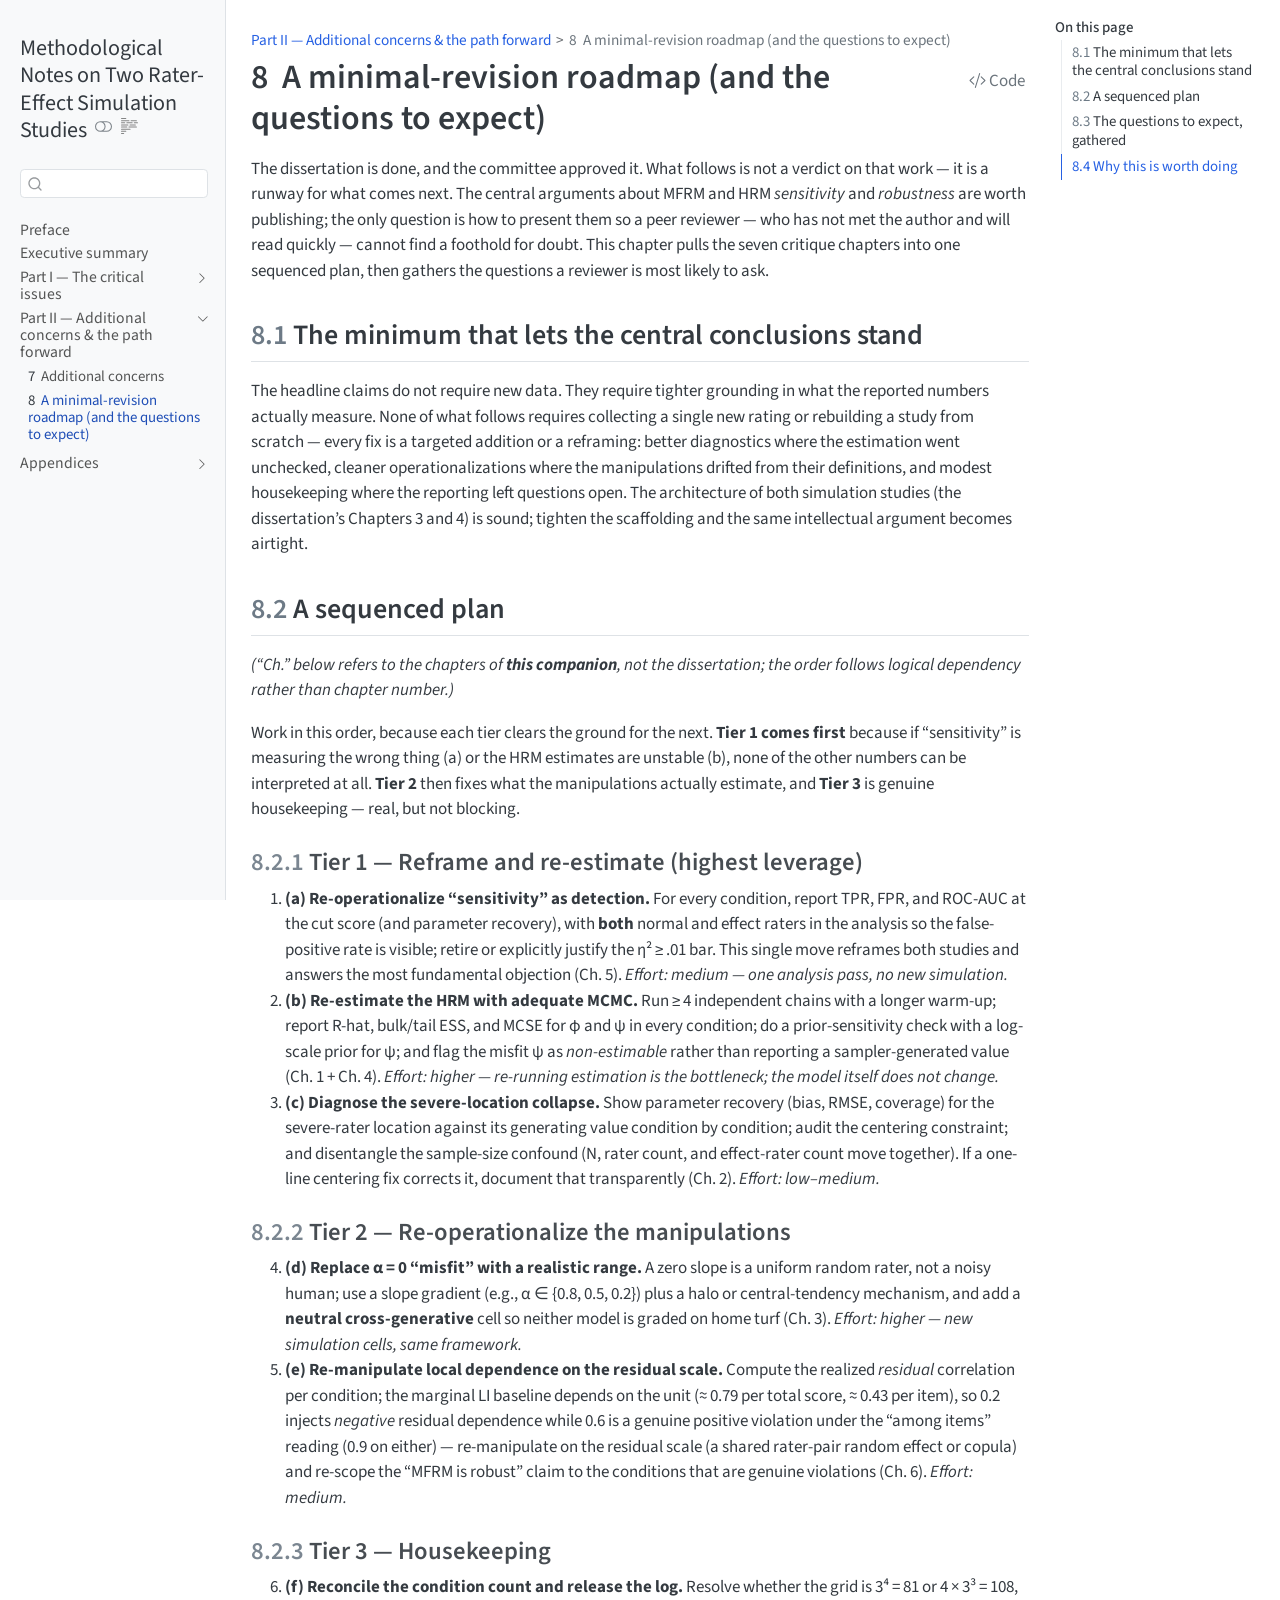
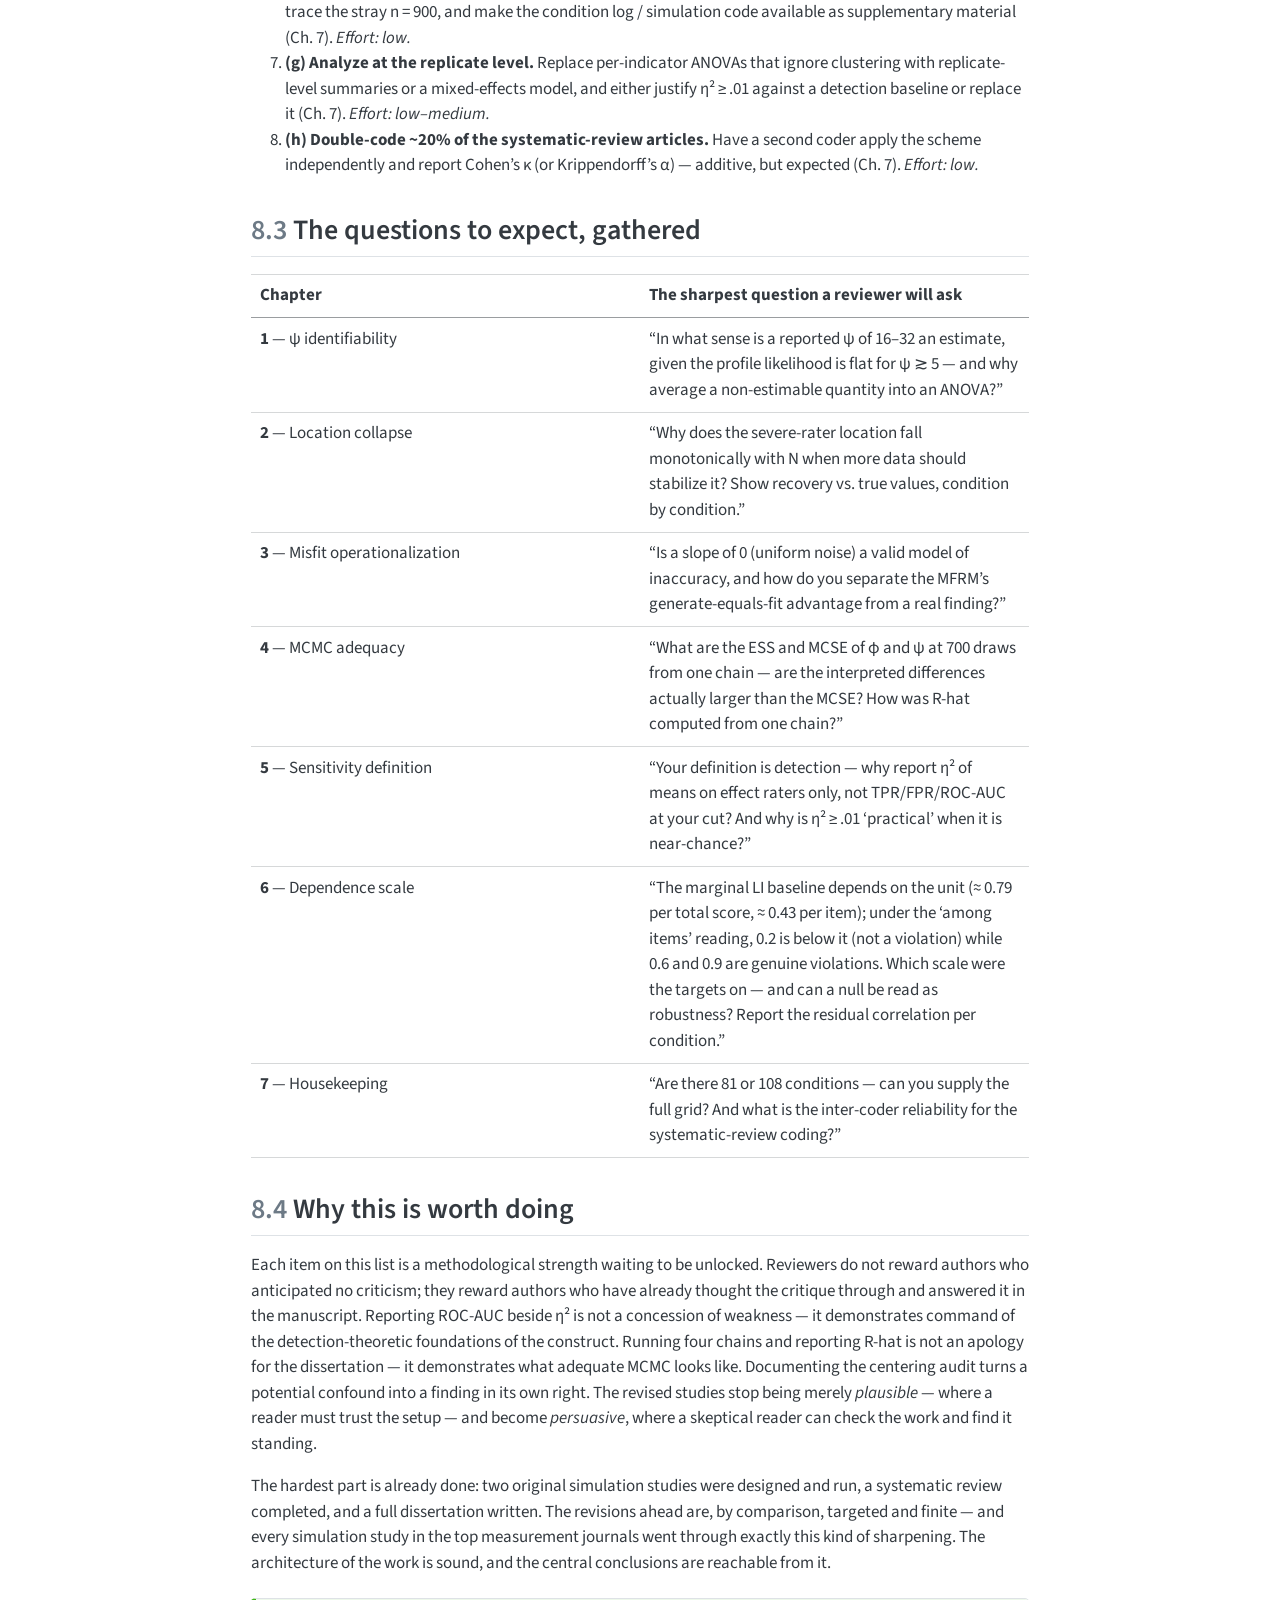
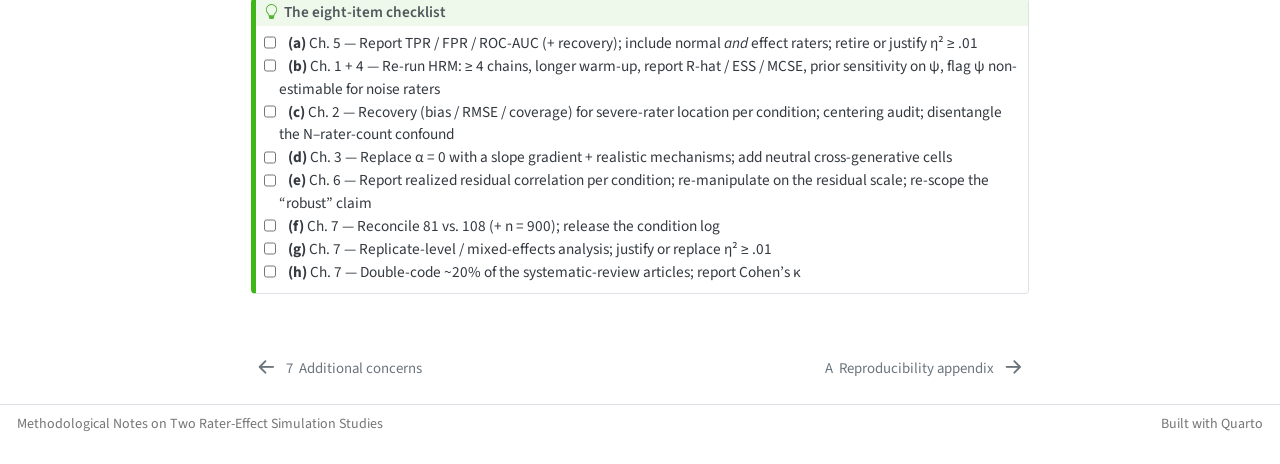
<file: 08-revision-roadmap.html>
<!DOCTYPE html>
<html xmlns="http://www.w3.org/1999/xhtml" lang="en" xml:lang="en"><head>

<meta charset="utf-8">
<meta name="generator" content="quarto-1.9.37">

<meta name="viewport" content="width=device-width, initial-scale=1.0, user-scalable=yes">


<title>8&nbsp; A minimal-revision roadmap (and the questions to expect) – Methodological Notes on Two Rater-Effect Simulation Studies</title>
<style>
/* Default styles provided by pandoc.
** See https://pandoc.org/MANUAL.html#variables-for-html for config info.
*/
code{white-space: pre-wrap;}
span.smallcaps{font-variant: small-caps;}
div.columns{display: flex; gap: min(4vw, 1.5em);}
div.column{flex: auto; overflow-x: auto;}
div.hanging-indent{margin-left: 1.5em; text-indent: -1.5em;}
ul.task-list{list-style: none;}
ul.task-list li input[type="checkbox"] {
  width: 0.8em;
  margin: 0 0.8em 0.2em -1em; /* quarto-specific, see https://github.com/quarto-dev/quarto-cli/issues/4556 */ 
  vertical-align: middle;
}
/* CSS for syntax highlighting */
html { -webkit-text-size-adjust: 100%; }
pre > code.sourceCode { white-space: pre; position: relative; }
pre > code.sourceCode > span { display: inline-block; line-height: 1.25; }
pre > code.sourceCode > span:empty { height: 1.2em; }
.sourceCode { overflow: visible; }
code.sourceCode > span { color: inherit; text-decoration: inherit; }
div.sourceCode { margin: 1em 0; }
pre.sourceCode { margin: 0; }
@media screen {
div.sourceCode { overflow: auto; }
}
@media print {
pre > code.sourceCode { white-space: pre-wrap; }
pre > code.sourceCode > span { text-indent: -5em; padding-left: 5em; }
}
pre.numberSource code
  { counter-reset: source-line 0; }
pre.numberSource code > span
  { position: relative; left: -4em; counter-increment: source-line; }
pre.numberSource code > span > a:first-child::before
  { content: counter(source-line);
    position: relative; left: -1em; text-align: right; vertical-align: baseline;
    border: none; display: inline-block;
    -webkit-touch-callout: none; -webkit-user-select: none;
    -khtml-user-select: none; -moz-user-select: none;
    -ms-user-select: none; user-select: none;
    padding: 0 4px; width: 4em;
  }
pre.numberSource { margin-left: 3em;  padding-left: 4px; }
div.sourceCode
  {   }
@media screen {
pre > code.sourceCode > span > a:first-child::before { text-decoration: underline; }
}
</style>


<script src="site_libs/quarto-nav/quarto-nav.js"></script>
<script src="site_libs/quarto-nav/headroom.min.js"></script>
<script src="site_libs/clipboard/clipboard.min.js"></script>
<script src="site_libs/quarto-search/autocomplete.umd.js"></script>
<script src="site_libs/quarto-search/fuse.min.js"></script>
<script src="site_libs/quarto-search/quarto-search.js"></script>
<meta name="quarto:offset" content="./">
<link href="./99-reproducibility.html" rel="next">
<link href="./07-additional-concerns.html" rel="prev">
<script src="site_libs/quarto-html/quarto.js" type="module"></script>
<script src="site_libs/quarto-html/tabsets/tabsets.js" type="module"></script>
<script src="site_libs/quarto-html/popper.min.js"></script>
<script src="site_libs/quarto-html/tippy.umd.min.js"></script>
<script src="site_libs/quarto-html/anchor.min.js"></script>
<link href="site_libs/quarto-html/tippy.css" rel="stylesheet">
<link href="site_libs/quarto-html/quarto-syntax-highlighting-7f8f88aac4f3542376d5c11b86a4c14d.css" rel="stylesheet" class="quarto-color-scheme" id="quarto-text-highlighting-styles">
<link href="site_libs/quarto-html/quarto-syntax-highlighting-dark-d0ae9245876894da5ac7e18953ecc5cc.css" rel="stylesheet" class="quarto-color-scheme quarto-color-alternate" id="quarto-text-highlighting-styles">
<link href="site_libs/quarto-html/quarto-syntax-highlighting-7f8f88aac4f3542376d5c11b86a4c14d.css" rel="stylesheet" class="quarto-color-scheme-extra" id="quarto-text-highlighting-styles">
<script src="site_libs/bootstrap/bootstrap.min.js"></script>
<link href="site_libs/bootstrap/bootstrap-icons.css" rel="stylesheet">
<link href="site_libs/bootstrap/bootstrap-ad65642396706b98715c55ca42ec91d9.min.css" rel="stylesheet" append-hash="true" class="quarto-color-scheme" id="quarto-bootstrap" data-mode="light">
<link href="site_libs/bootstrap/bootstrap-dark-83de1d5ff08d85e86a2a35fc8bcbf734.min.css" rel="stylesheet" append-hash="true" class="quarto-color-scheme quarto-color-alternate" id="quarto-bootstrap" data-mode="dark">
<link href="site_libs/bootstrap/bootstrap-ad65642396706b98715c55ca42ec91d9.min.css" rel="stylesheet" append-hash="true" class="quarto-color-scheme-extra" id="quarto-bootstrap" data-mode="light">
<script id="quarto-search-options" type="application/json">{
  "location": "sidebar",
  "copy-button": false,
  "collapse-after": 3,
  "panel-placement": "start",
  "type": "textbox",
  "limit": 50,
  "keyboard-shortcut": [
    "f",
    "/",
    "s"
  ],
  "show-item-context": false,
  "language": {
    "search-no-results-text": "No results",
    "search-matching-documents-text": "matching documents",
    "search-copy-link-title": "Copy link to search",
    "search-hide-matches-text": "Hide additional matches",
    "search-more-match-text": "more match in this document",
    "search-more-matches-text": "more matches in this document",
    "search-clear-button-title": "Clear",
    "search-text-placeholder": "",
    "search-detached-cancel-button-title": "Cancel",
    "search-submit-button-title": "Submit",
    "search-label": "Search"
  }
}</script>
<style>html{ scroll-behavior: smooth; }</style>


</head>

<body class="nav-sidebar docked quarto-light"><script id="quarto-html-before-body" type="application/javascript">
    const toggleBodyColorMode = (bsSheetEl) => {
      const mode = bsSheetEl.getAttribute("data-mode");
      const bodyEl = window.document.querySelector("body");
      if (mode === "dark") {
        bodyEl.classList.add("quarto-dark");
        bodyEl.classList.remove("quarto-light");
      } else {
        bodyEl.classList.add("quarto-light");
        bodyEl.classList.remove("quarto-dark");
      }
    }
    const toggleBodyColorPrimary = () => {
      const bsSheetEl = window.document.querySelector("link#quarto-bootstrap:not([rel=disabled-stylesheet])");
      if (bsSheetEl) {
        toggleBodyColorMode(bsSheetEl);
      }
    }
    const setColorSchemeToggle = (alternate) => {
      const toggles = window.document.querySelectorAll('.quarto-color-scheme-toggle');
      for (let i=0; i < toggles.length; i++) {
        const toggle = toggles[i];
        if (toggle) {
          if (alternate) {
            toggle.classList.add("alternate");
          } else {
            toggle.classList.remove("alternate");
          }
        }
      }
    };
    const toggleColorMode = (alternate) => {
      // Switch the stylesheets
      const primaryStylesheets = window.document.querySelectorAll('link.quarto-color-scheme:not(.quarto-color-alternate)');
      const alternateStylesheets = window.document.querySelectorAll('link.quarto-color-scheme.quarto-color-alternate');
      manageTransitions('#quarto-margin-sidebar .nav-link', false);
      if (alternate) {
        // note: dark is layered on light, we don't disable primary!
        enableStylesheet(alternateStylesheets);
        for (const sheetNode of alternateStylesheets) {
          if (sheetNode.id === "quarto-bootstrap") {
            toggleBodyColorMode(sheetNode);
          }
        }
      } else {
        disableStylesheet(alternateStylesheets);
        enableStylesheet(primaryStylesheets)
        toggleBodyColorPrimary();
      }
      manageTransitions('#quarto-margin-sidebar .nav-link', true);
      // Switch the toggles
      setColorSchemeToggle(alternate)
      // Hack to workaround the fact that safari doesn't
      // properly recolor the scrollbar when toggling (#1455)
      if (navigator.userAgent.indexOf('Safari') > 0 && navigator.userAgent.indexOf('Chrome') == -1) {
        manageTransitions("body", false);
        window.scrollTo(0, 1);
        setTimeout(() => {
          window.scrollTo(0, 0);
          manageTransitions("body", true);
        }, 40);
      }
    }
    const disableStylesheet = (stylesheets) => {
      for (let i=0; i < stylesheets.length; i++) {
        const stylesheet = stylesheets[i];
        stylesheet.rel = 'disabled-stylesheet';
      }
    }
    const enableStylesheet = (stylesheets) => {
      for (let i=0; i < stylesheets.length; i++) {
        const stylesheet = stylesheets[i];
        if(stylesheet.rel !== 'stylesheet') { // for Chrome, which will still FOUC without this check
          stylesheet.rel = 'stylesheet';
        }
      }
    }
    const manageTransitions = (selector, allowTransitions) => {
      const els = window.document.querySelectorAll(selector);
      for (let i=0; i < els.length; i++) {
        const el = els[i];
        if (allowTransitions) {
          el.classList.remove('notransition');
        } else {
          el.classList.add('notransition');
        }
      }
    }
    const isFileUrl = () => {
      return window.location.protocol === 'file:';
    }
    const hasAlternateSentinel = () => {
      let styleSentinel = getColorSchemeSentinel();
      if (styleSentinel !== null) {
        return styleSentinel === "alternate";
      } else {
        return false;
      }
    }
    const setStyleSentinel = (alternate) => {
      const value = alternate ? "alternate" : "default";
      if (!isFileUrl()) {
        window.localStorage.setItem("quarto-color-scheme", value);
      } else {
        localAlternateSentinel = value;
      }
    }
    const getColorSchemeSentinel = () => {
      if (!isFileUrl()) {
        const storageValue = window.localStorage.getItem("quarto-color-scheme");
        return storageValue != null ? storageValue : localAlternateSentinel;
      } else {
        return localAlternateSentinel;
      }
    }
    const toggleGiscusIfUsed = (isAlternate, darkModeDefault) => {
      const baseTheme = document.querySelector('#giscus-base-theme')?.value ?? 'light';
      const alternateTheme = document.querySelector('#giscus-alt-theme')?.value ?? 'dark';
      let newTheme = '';
      if(authorPrefersDark) {
        newTheme = isAlternate ? baseTheme : alternateTheme;
      } else {
        newTheme = isAlternate ? alternateTheme : baseTheme;
      }
      const changeGiscusTheme = () => {
        // From: https://github.com/giscus/giscus/issues/336
        const sendMessage = (message) => {
          const iframe = document.querySelector('iframe.giscus-frame');
          if (!iframe) return;
          iframe.contentWindow.postMessage({ giscus: message }, 'https://giscus.app');
        }
        sendMessage({
          setConfig: {
            theme: newTheme
          }
        });
      }
      const isGiscussLoaded = window.document.querySelector('iframe.giscus-frame') !== null;
      if (isGiscussLoaded) {
        changeGiscusTheme();
      }
    };
    const authorPrefersDark = false;
    const darkModeDefault = authorPrefersDark;
      document.querySelector('link#quarto-text-highlighting-styles.quarto-color-scheme-extra').rel = 'disabled-stylesheet';
      document.querySelector('link#quarto-bootstrap.quarto-color-scheme-extra').rel = 'disabled-stylesheet';
    let localAlternateSentinel = darkModeDefault ? 'alternate' : 'default';
    // Dark / light mode switch
    window.quartoToggleColorScheme = () => {
      // Read the current dark / light value
      let toAlternate = !hasAlternateSentinel();
      toggleColorMode(toAlternate);
      setStyleSentinel(toAlternate);
      toggleGiscusIfUsed(toAlternate, darkModeDefault);
      window.dispatchEvent(new Event('resize'));
    };
    // Switch to dark mode if need be
    if (hasAlternateSentinel()) {
      toggleColorMode(true);
    } else {
      toggleColorMode(false);
    }
  </script>

<div id="quarto-search-results"></div>
  <header id="quarto-header" class="headroom fixed-top">
  <nav class="quarto-secondary-nav">
    <div class="container-fluid d-flex">
      <button type="button" class="quarto-btn-toggle btn" data-bs-toggle="collapse" role="button" data-bs-target=".quarto-sidebar-collapse-item" aria-controls="quarto-sidebar" aria-expanded="false" aria-label="Toggle sidebar navigation" onclick="if (window.quartoToggleHeadroom) { window.quartoToggleHeadroom(); }">
        <i class="bi bi-layout-text-sidebar-reverse"></i>
      </button>
        <nav class="quarto-page-breadcrumbs" aria-label="breadcrumb"><ol class="breadcrumb"><li class="breadcrumb-item"><a href="./07-additional-concerns.html">Part II — Additional concerns &amp; the path forward</a></li><li class="breadcrumb-item"><a href="./08-revision-roadmap.html"><span class="chapter-number">8</span>&nbsp; <span class="chapter-title">A minimal-revision roadmap (and the questions to expect)</span></a></li></ol></nav>
        <a class="flex-grow-1" role="navigation" data-bs-toggle="collapse" data-bs-target=".quarto-sidebar-collapse-item" aria-controls="quarto-sidebar" aria-expanded="false" aria-label="Toggle sidebar navigation" onclick="if (window.quartoToggleHeadroom) { window.quartoToggleHeadroom(); }">      
        </a>
      <button type="button" class="btn quarto-search-button" aria-label="Search" onclick="window.quartoOpenSearch();">
        <i class="bi bi-search"></i>
      </button>
    </div>
  </nav>
</header>
<!-- content -->
<div id="quarto-content" class="quarto-container page-columns page-rows-contents page-layout-article">
<!-- sidebar -->
  <nav id="quarto-sidebar" class="sidebar collapse collapse-horizontal quarto-sidebar-collapse-item sidebar-navigation docked overflow-auto">
    <div class="pt-lg-2 mt-2 text-left sidebar-header">
    <div class="sidebar-title mb-0 py-0">
      <a href="./">Methodological Notes on Two Rater-Effect Simulation Studies</a> 
        <div class="sidebar-tools-main">
  <a href="" class="quarto-color-scheme-toggle quarto-navigation-tool  px-1" onclick="window.quartoToggleColorScheme(); return false;" title="Toggle dark mode"><i class="bi"></i></a>
  <a href="" class="quarto-reader-toggle quarto-navigation-tool px-1" onclick="window.quartoToggleReader(); return false;" title="Toggle reader mode">
  <div class="quarto-reader-toggle-btn">
  <i class="bi"></i>
  </div>
</a>
</div>
    </div>
      </div>
        <div class="mt-2 flex-shrink-0 align-items-center">
        <div class="sidebar-search">
        <div id="quarto-search" class="" title="Search"></div>
        </div>
        </div>
    <div class="sidebar-menu-container"> 
    <ul class="list-unstyled mt-1">
        <li class="sidebar-item">
  <div class="sidebar-item-container"> 
  <a href="./index.html" class="sidebar-item-text sidebar-link">
 <span class="menu-text">Preface</span></a>
  </div>
</li>
        <li class="sidebar-item">
  <div class="sidebar-item-container"> 
  <a href="./00-executive-summary.html" class="sidebar-item-text sidebar-link">
 <span class="menu-text">Executive summary</span></a>
  </div>
</li>
        <li class="sidebar-item sidebar-item-section">
      <div class="sidebar-item-container"> 
            <a class="sidebar-item-text sidebar-link text-start collapsed" data-bs-toggle="collapse" data-bs-target="#quarto-sidebar-section-1" role="navigation" aria-expanded="false">
 <span class="menu-text">Part I — The critical issues</span></a>
          <a class="sidebar-item-toggle text-start collapsed" data-bs-toggle="collapse" data-bs-target="#quarto-sidebar-section-1" role="navigation" aria-expanded="false" aria-label="Toggle section">
            <i class="bi bi-chevron-right ms-2"></i>
          </a> 
      </div>
      <ul id="quarto-sidebar-section-1" class="collapse list-unstyled sidebar-section depth1 ">  
          <li class="sidebar-item">
  <div class="sidebar-item-container"> 
  <a href="./01-psi-not-identified.html" class="sidebar-item-text sidebar-link">
 <span class="menu-text"><span class="chapter-number">1</span>&nbsp; <span class="chapter-title">The HRM’s ψ cannot be estimated for misfit raters</span></span></a>
  </div>
</li>
          <li class="sidebar-item">
  <div class="sidebar-item-container"> 
  <a href="./02-location-collapse.html" class="sidebar-item-text sidebar-link">
 <span class="menu-text"><span class="chapter-number">2</span>&nbsp; <span class="chapter-title">The vanishing severe rater: a location estimate that collapses with sample size</span></span></a>
  </div>
</li>
          <li class="sidebar-item">
  <div class="sidebar-item-container"> 
  <a href="./03-misfit-is-noise.html" class="sidebar-item-text sidebar-link">
 <span class="menu-text"><span class="chapter-number">3</span>&nbsp; <span class="chapter-title">The ‘misfit’ rater is a coin flip</span></span></a>
  </div>
</li>
          <li class="sidebar-item">
  <div class="sidebar-item-container"> 
  <a href="./04-mcmc-too-short.html" class="sidebar-item-text sidebar-link">
 <span class="menu-text"><span class="chapter-number">4</span>&nbsp; <span class="chapter-title">A single short MCMC chain cannot carry the HRM</span></span></a>
  </div>
</li>
          <li class="sidebar-item">
  <div class="sidebar-item-container"> 
  <a href="./05-what-is-sensitivity.html" class="sidebar-item-text sidebar-link">
 <span class="menu-text"><span class="chapter-number">5</span>&nbsp; <span class="chapter-title">What did we actually measure? Sensitivity vs.&nbsp;a shift in means</span></span></a>
  </div>
</li>
          <li class="sidebar-item">
  <div class="sidebar-item-container"> 
  <a href="./06-marginal-vs-residual.html" class="sidebar-item-text sidebar-link">
 <span class="menu-text"><span class="chapter-number">6</span>&nbsp; <span class="chapter-title">Local dependence: marginal correlation vs.&nbsp;residual correlation</span></span></a>
  </div>
</li>
      </ul>
  </li>
        <li class="sidebar-item sidebar-item-section">
      <div class="sidebar-item-container"> 
            <a class="sidebar-item-text sidebar-link text-start" data-bs-toggle="collapse" data-bs-target="#quarto-sidebar-section-2" role="navigation" aria-expanded="true">
 <span class="menu-text">Part II — Additional concerns &amp; the path forward</span></a>
          <a class="sidebar-item-toggle text-start" data-bs-toggle="collapse" data-bs-target="#quarto-sidebar-section-2" role="navigation" aria-expanded="true" aria-label="Toggle section">
            <i class="bi bi-chevron-right ms-2"></i>
          </a> 
      </div>
      <ul id="quarto-sidebar-section-2" class="collapse list-unstyled sidebar-section depth1 show">  
          <li class="sidebar-item">
  <div class="sidebar-item-container"> 
  <a href="./07-additional-concerns.html" class="sidebar-item-text sidebar-link">
 <span class="menu-text"><span class="chapter-number">7</span>&nbsp; <span class="chapter-title">Additional concerns</span></span></a>
  </div>
</li>
          <li class="sidebar-item">
  <div class="sidebar-item-container"> 
  <a href="./08-revision-roadmap.html" class="sidebar-item-text sidebar-link active">
 <span class="menu-text"><span class="chapter-number">8</span>&nbsp; <span class="chapter-title">A minimal-revision roadmap (and the questions to expect)</span></span></a>
  </div>
</li>
      </ul>
  </li>
        <li class="sidebar-item sidebar-item-section">
      <div class="sidebar-item-container"> 
            <a class="sidebar-item-text sidebar-link text-start collapsed" data-bs-toggle="collapse" data-bs-target="#quarto-sidebar-section-3" role="navigation" aria-expanded="false">
 <span class="menu-text">Appendices</span></a>
          <a class="sidebar-item-toggle text-start collapsed" data-bs-toggle="collapse" data-bs-target="#quarto-sidebar-section-3" role="navigation" aria-expanded="false" aria-label="Toggle section">
            <i class="bi bi-chevron-right ms-2"></i>
          </a> 
      </div>
      <ul id="quarto-sidebar-section-3" class="collapse list-unstyled sidebar-section depth1 ">  
          <li class="sidebar-item">
  <div class="sidebar-item-container"> 
  <a href="./99-reproducibility.html" class="sidebar-item-text sidebar-link">
 <span class="menu-text"><span class="chapter-number">A</span>&nbsp; <span class="chapter-title">Reproducibility appendix</span></span></a>
  </div>
</li>
      </ul>
  </li>
    </ul>
    </div>
</nav>
<div id="quarto-sidebar-glass" class="quarto-sidebar-collapse-item" data-bs-toggle="collapse" data-bs-target=".quarto-sidebar-collapse-item"></div>
<!-- margin-sidebar -->
    <div id="quarto-margin-sidebar" class="sidebar margin-sidebar">
        <nav id="TOC" role="doc-toc" class="toc-active">
    <h2 id="toc-title">On this page</h2>
   
  <ul>
  <li><a href="#the-minimum-that-lets-the-central-conclusions-stand" id="toc-the-minimum-that-lets-the-central-conclusions-stand" class="nav-link active" data-scroll-target="#the-minimum-that-lets-the-central-conclusions-stand"><span class="header-section-number">8.1</span> The minimum that lets the central conclusions stand</a></li>
  <li><a href="#a-sequenced-plan" id="toc-a-sequenced-plan" class="nav-link" data-scroll-target="#a-sequenced-plan"><span class="header-section-number">8.2</span> A sequenced plan</a>
  <ul class="collapse">
  <li><a href="#tier-1-reframe-and-re-estimate-highest-leverage" id="toc-tier-1-reframe-and-re-estimate-highest-leverage" class="nav-link" data-scroll-target="#tier-1-reframe-and-re-estimate-highest-leverage"><span class="header-section-number">8.2.1</span> Tier 1 — Reframe and re-estimate (highest leverage)</a></li>
  <li><a href="#tier-2-re-operationalize-the-manipulations" id="toc-tier-2-re-operationalize-the-manipulations" class="nav-link" data-scroll-target="#tier-2-re-operationalize-the-manipulations"><span class="header-section-number">8.2.2</span> Tier 2 — Re-operationalize the manipulations</a></li>
  <li><a href="#tier-3-housekeeping" id="toc-tier-3-housekeeping" class="nav-link" data-scroll-target="#tier-3-housekeeping"><span class="header-section-number">8.2.3</span> Tier 3 — Housekeeping</a></li>
  </ul></li>
  <li><a href="#the-questions-to-expect-gathered" id="toc-the-questions-to-expect-gathered" class="nav-link" data-scroll-target="#the-questions-to-expect-gathered"><span class="header-section-number">8.3</span> The questions to expect, gathered</a></li>
  <li><a href="#why-this-is-worth-doing" id="toc-why-this-is-worth-doing" class="nav-link" data-scroll-target="#why-this-is-worth-doing"><span class="header-section-number">8.4</span> Why this is worth doing</a></li>
  </ul>
</nav>
    </div>
<!-- main -->
<main class="content" id="quarto-document-content">


<header id="title-block-header" class="quarto-title-block default"><nav class="quarto-page-breadcrumbs quarto-title-breadcrumbs d-none d-lg-block" aria-label="breadcrumb"><ol class="breadcrumb"><li class="breadcrumb-item"><a href="./07-additional-concerns.html">Part II — Additional concerns &amp; the path forward</a></li><li class="breadcrumb-item"><a href="./08-revision-roadmap.html"><span class="chapter-number">8</span>&nbsp; <span class="chapter-title">A minimal-revision roadmap (and the questions to expect)</span></a></li></ol></nav>
<div class="quarto-title">
<div class="quarto-title-block"><div><h1 class="title"><span class="chapter-number">8</span>&nbsp; <span class="chapter-title">A minimal-revision roadmap (and the questions to expect)</span></h1><button type="button" class="btn code-tools-button" id="quarto-code-tools-source"><i class="bi"></i> Code</button></div></div>
</div>



<div class="quarto-title-meta">

    
  
    
  </div>
  


</header>


<p>The dissertation is done, and the committee approved it. What follows is not a verdict on that work — it is a runway for what comes next. The central arguments about MFRM and HRM <em>sensitivity</em> and <em>robustness</em> are worth publishing; the only question is how to present them so a peer reviewer — who has not met the author and will read quickly — cannot find a foothold for doubt. This chapter pulls the seven critique chapters into one sequenced plan, then gathers the questions a reviewer is most likely to ask.</p>
<section id="the-minimum-that-lets-the-central-conclusions-stand" class="level2" data-number="8.1">
<h2 data-number="8.1" class="anchored" data-anchor-id="the-minimum-that-lets-the-central-conclusions-stand"><span class="header-section-number">8.1</span> The minimum that lets the central conclusions stand</h2>
<p>The headline claims do not require new data. They require tighter grounding in what the reported numbers actually measure. None of what follows requires collecting a single new rating or rebuilding a study from scratch — every fix is a targeted addition or a reframing: better diagnostics where the estimation went unchecked, cleaner operationalizations where the manipulations drifted from their definitions, and modest housekeeping where the reporting left questions open. The architecture of both simulation studies (the dissertation’s Chapters 3 and 4) is sound; tighten the scaffolding and the same intellectual argument becomes airtight.</p>
</section>
<section id="a-sequenced-plan" class="level2" data-number="8.2">
<h2 data-number="8.2" class="anchored" data-anchor-id="a-sequenced-plan"><span class="header-section-number">8.2</span> A sequenced plan</h2>
<p><em>(“Ch.” below refers to the chapters of <strong>this companion</strong>, not the dissertation; the order follows logical dependency rather than chapter number.)</em></p>
<p>Work in this order, because each tier clears the ground for the next. <strong>Tier 1 comes first</strong> because if “sensitivity” is measuring the wrong thing (a) or the HRM estimates are unstable (b), none of the other numbers can be interpreted at all. <strong>Tier 2</strong> then fixes what the manipulations actually estimate, and <strong>Tier 3</strong> is genuine housekeeping — real, but not blocking.</p>
<section id="tier-1-reframe-and-re-estimate-highest-leverage" class="level3" data-number="8.2.1">
<h3 data-number="8.2.1" class="anchored" data-anchor-id="tier-1-reframe-and-re-estimate-highest-leverage"><span class="header-section-number">8.2.1</span> Tier 1 — Reframe and re-estimate (highest leverage)</h3>
<ol type="1">
<li><strong>(a) Re-operationalize “sensitivity” as detection.</strong> For every condition, report TPR, FPR, and ROC-AUC at the cut score (and parameter recovery), with <strong>both</strong> normal and effect raters in the analysis so the false-positive rate is visible; retire or explicitly justify the η² ≥ .01 bar. This single move reframes both studies and answers the most fundamental objection (Ch. 5). <em>Effort: medium — one analysis pass, no new simulation.</em></li>
<li><strong>(b) Re-estimate the HRM with adequate MCMC.</strong> Run ≥ 4 independent chains with a longer warm-up; report R-hat, bulk/tail ESS, and MCSE for φ and ψ in every condition; do a prior-sensitivity check with a log-scale prior for ψ; and flag the misfit ψ as <em>non-estimable</em> rather than reporting a sampler-generated value (Ch. 1 + Ch. 4). <em>Effort: higher — re-running estimation is the bottleneck; the model itself does not change.</em></li>
<li><strong>(c) Diagnose the severe-location collapse.</strong> Show parameter recovery (bias, RMSE, coverage) for the severe-rater location against its generating value condition by condition; audit the centering constraint; and disentangle the sample-size confound (N, rater count, and effect-rater count move together). If a one-line centering fix corrects it, document that transparently (Ch. 2). <em>Effort: low–medium.</em></li>
</ol>
</section>
<section id="tier-2-re-operationalize-the-manipulations" class="level3" data-number="8.2.2">
<h3 data-number="8.2.2" class="anchored" data-anchor-id="tier-2-re-operationalize-the-manipulations"><span class="header-section-number">8.2.2</span> Tier 2 — Re-operationalize the manipulations</h3>
<ol start="4" type="1">
<li><strong>(d) Replace α = 0 “misfit” with a realistic range.</strong> A zero slope is a uniform random rater, not a noisy human; use a slope gradient (e.g., α ∈ {0.8, 0.5, 0.2}) plus a halo or central-tendency mechanism, and add a <strong>neutral cross-generative</strong> cell so neither model is graded on home turf (Ch. 3). <em>Effort: higher — new simulation cells, same framework.</em></li>
<li><strong>(e) Re-manipulate local dependence on the residual scale.</strong> Compute the realized <em>residual</em> correlation per condition; the marginal LI baseline depends on the unit (≈ 0.79 per total score, ≈ 0.43 per item), so 0.2 injects <em>negative</em> residual dependence while 0.6 is a genuine positive violation under the “among items” reading (0.9 on either) — re-manipulate on the residual scale (a shared rater-pair random effect or copula) and re-scope the “MFRM is robust” claim to the conditions that are genuine violations (Ch. 6). <em>Effort: medium.</em></li>
</ol>
</section>
<section id="tier-3-housekeeping" class="level3" data-number="8.2.3">
<h3 data-number="8.2.3" class="anchored" data-anchor-id="tier-3-housekeeping"><span class="header-section-number">8.2.3</span> Tier 3 — Housekeeping</h3>
<ol start="6" type="1">
<li><strong>(f) Reconcile the condition count and release the log.</strong> Resolve whether the grid is 3⁴ = 81 or 4 × 3³ = 108, trace the stray n = 900, and make the condition log / simulation code available as supplementary material (Ch. 7). <em>Effort: low.</em></li>
<li><strong>(g) Analyze at the replicate level.</strong> Replace per-indicator ANOVAs that ignore clustering with replicate-level summaries or a mixed-effects model, and either justify η² ≥ .01 against a detection baseline or replace it (Ch. 7). <em>Effort: low–medium.</em></li>
<li><strong>(h) Double-code ~20% of the systematic-review articles.</strong> Have a second coder apply the scheme independently and report Cohen’s κ (or Krippendorff’s α) — additive, but expected (Ch. 7). <em>Effort: low.</em></li>
</ol>
</section>
</section>
<section id="the-questions-to-expect-gathered" class="level2" data-number="8.3">
<h2 data-number="8.3" class="anchored" data-anchor-id="the-questions-to-expect-gathered"><span class="header-section-number">8.3</span> The questions to expect, gathered</h2>
<table class="caption-top table">
<colgroup>
<col style="width: 50%">
<col style="width: 50%">
</colgroup>
<thead>
<tr class="header">
<th>Chapter</th>
<th>The sharpest question a reviewer will ask</th>
</tr>
</thead>
<tbody>
<tr class="odd">
<td><strong>1</strong> — ψ identifiability</td>
<td>“In what sense is a reported ψ of 16–32 an estimate, given the profile likelihood is flat for ψ ≳ 5 — and why average a non-estimable quantity into an ANOVA?”</td>
</tr>
<tr class="even">
<td><strong>2</strong> — Location collapse</td>
<td>“Why does the severe-rater location fall monotonically with N when more data should stabilize it? Show recovery vs.&nbsp;true values, condition by condition.”</td>
</tr>
<tr class="odd">
<td><strong>3</strong> — Misfit operationalization</td>
<td>“Is a slope of 0 (uniform noise) a valid model of inaccuracy, and how do you separate the MFRM’s generate-equals-fit advantage from a real finding?”</td>
</tr>
<tr class="even">
<td><strong>4</strong> — MCMC adequacy</td>
<td>“What are the ESS and MCSE of φ and ψ at 700 draws from one chain — are the interpreted differences actually larger than the MCSE? How was R-hat computed from one chain?”</td>
</tr>
<tr class="odd">
<td><strong>5</strong> — Sensitivity definition</td>
<td>“Your definition is detection — why report η² of means on effect raters only, not TPR/FPR/ROC-AUC at your cut? And why is η² ≥ .01 ‘practical’ when it is near-chance?”</td>
</tr>
<tr class="even">
<td><strong>6</strong> — Dependence scale</td>
<td>“The marginal LI baseline depends on the unit (≈ 0.79 per total score, ≈ 0.43 per item); under the ‘among items’ reading, 0.2 is below it (not a violation) while 0.6 and 0.9 are genuine violations. Which scale were the targets on — and can a null be read as robustness? Report the residual correlation per condition.”</td>
</tr>
<tr class="odd">
<td><strong>7</strong> — Housekeeping</td>
<td>“Are there 81 or 108 conditions — can you supply the full grid? And what is the inter-coder reliability for the systematic-review coding?”</td>
</tr>
</tbody>
</table>
</section>
<section id="why-this-is-worth-doing" class="level2" data-number="8.4">
<h2 data-number="8.4" class="anchored" data-anchor-id="why-this-is-worth-doing"><span class="header-section-number">8.4</span> Why this is worth doing</h2>
<p>Each item on this list is a methodological strength waiting to be unlocked. Reviewers do not reward authors who anticipated no criticism; they reward authors who have already thought the critique through and answered it in the manuscript. Reporting ROC-AUC beside η² is not a concession of weakness — it demonstrates command of the detection-theoretic foundations of the construct. Running four chains and reporting R-hat is not an apology for the dissertation — it demonstrates what adequate MCMC looks like. Documenting the centering audit turns a potential confound into a finding in its own right. The revised studies stop being merely <em>plausible</em> — where a reader must trust the setup — and become <em>persuasive</em>, where a skeptical reader can check the work and find it standing.</p>
<p>The hardest part is already done: two original simulation studies were designed and run, a systematic review completed, and a full dissertation written. The revisions ahead are, by comparison, targeted and finite — and every simulation study in the top measurement journals went through exactly this kind of sharpening. The architecture of the work is sound, and the central conclusions are reachable from it.</p>
<div class="callout callout-style-default callout-tip callout-titled">
<div class="callout-header d-flex align-content-center">
<div class="callout-icon-container">
<i class="callout-icon"></i>
</div>
<div class="callout-title-container flex-fill">
<span class="screen-reader-only">Tip</span>The eight-item checklist
</div>
</div>
<div class="callout-body-container callout-body">
<ul class="task-list">
<li><label><input type="checkbox"><strong>(a)</strong> Ch. 5 — Report TPR / FPR / ROC-AUC (+ recovery); include normal <em>and</em> effect raters; retire or justify η² ≥ .01</label></li>
<li><label><input type="checkbox"><strong>(b)</strong> Ch. 1 + 4 — Re-run HRM: ≥ 4 chains, longer warm-up, report R-hat / ESS / MCSE, prior sensitivity on ψ, flag ψ non-estimable for noise raters</label></li>
<li><label><input type="checkbox"><strong>(c)</strong> Ch. 2 — Recovery (bias / RMSE / coverage) for severe-rater location per condition; centering audit; disentangle the N–rater-count confound</label></li>
<li><label><input type="checkbox"><strong>(d)</strong> Ch. 3 — Replace α = 0 with a slope gradient + realistic mechanisms; add neutral cross-generative cells</label></li>
<li><label><input type="checkbox"><strong>(e)</strong> Ch. 6 — Report realized residual correlation per condition; re-manipulate on the residual scale; re-scope the “robust” claim</label></li>
<li><label><input type="checkbox"><strong>(f)</strong> Ch. 7 — Reconcile 81 vs.&nbsp;108 (+ n = 900); release the condition log</label></li>
<li><label><input type="checkbox"><strong>(g)</strong> Ch. 7 — Replicate-level / mixed-effects analysis; justify or replace η² ≥ .01</label></li>
<li><label><input type="checkbox"><strong>(h)</strong> Ch. 7 — Double-code ~20% of the systematic-review articles; report Cohen’s κ</label></li>
</ul>
</div>
</div>


<!-- -->

</section>

</main> <!-- /main -->
<script id="quarto-html-after-body" type="application/javascript">
  window.document.addEventListener("DOMContentLoaded", function (event) {
    // Ensure there is a toggle, if there isn't float one in the top right
    if (window.document.querySelector('.quarto-color-scheme-toggle') === null) {
      const a = window.document.createElement('a');
      a.classList.add('top-right');
      a.classList.add('quarto-color-scheme-toggle');
      a.href = "";
      a.onclick = function() { try { window.quartoToggleColorScheme(); } catch {} return false; };
      const i = window.document.createElement("i");
      i.classList.add('bi');
      a.appendChild(i);
      window.document.body.appendChild(a);
    }
    setColorSchemeToggle(hasAlternateSentinel())
    const icon = "";
    const anchorJS = new window.AnchorJS();
    anchorJS.options = {
      placement: 'right',
      icon: icon
    };
    anchorJS.add('.anchored');
    const isCodeAnnotation = (el) => {
      for (const clz of el.classList) {
        if (clz.startsWith('code-annotation-')) {                     
          return true;
        }
      }
      return false;
    }
    const onCopySuccess = function(e) {
      // button target
      const button = e.trigger;
      // don't keep focus
      button.blur();
      // flash "checked"
      button.classList.add('code-copy-button-checked');
      var currentTitle = button.getAttribute("title");
      button.setAttribute("title", "Copied!");
      let tooltip;
      if (window.bootstrap) {
        button.setAttribute("data-bs-toggle", "tooltip");
        button.setAttribute("data-bs-placement", "left");
        button.setAttribute("data-bs-title", "Copied!");
        tooltip = new bootstrap.Tooltip(button, 
          { trigger: "manual", 
            customClass: "code-copy-button-tooltip",
            offset: [0, -8]});
        tooltip.show();    
      }
      setTimeout(function() {
        if (tooltip) {
          tooltip.hide();
          button.removeAttribute("data-bs-title");
          button.removeAttribute("data-bs-toggle");
          button.removeAttribute("data-bs-placement");
        }
        button.setAttribute("title", currentTitle);
        button.classList.remove('code-copy-button-checked');
      }, 1000);
      // clear code selection
      e.clearSelection();
    }
    const getTextToCopy = function(trigger) {
      const outerScaffold = trigger.parentElement.cloneNode(true);
      const codeEl = outerScaffold.querySelector('code');
      for (const childEl of codeEl.children) {
        if (isCodeAnnotation(childEl)) {
          childEl.remove();
        }
      }
      return codeEl.innerText;
    }
    const clipboard = new window.ClipboardJS('.code-copy-button:not([data-in-quarto-modal])', {
      text: getTextToCopy
    });
    clipboard.on('success', onCopySuccess);
    if (window.document.getElementById('quarto-embedded-source-code-modal')) {
      const clipboardModal = new window.ClipboardJS('.code-copy-button[data-in-quarto-modal]', {
        text: getTextToCopy,
        container: window.document.getElementById('quarto-embedded-source-code-modal')
      });
      clipboardModal.on('success', onCopySuccess);
    }
    const viewSource = window.document.getElementById('quarto-view-source') ||
                       window.document.getElementById('quarto-code-tools-source');
    if (viewSource) {
      const sourceUrl = viewSource.getAttribute("data-quarto-source-url");
      viewSource.addEventListener("click", function(e) {
        if (sourceUrl) {
          // rstudio viewer pane
          if (/\bcapabilities=\b/.test(window.location)) {
            window.open(sourceUrl);
          } else {
            window.location.href = sourceUrl;
          }
        } else {
          const modal = new bootstrap.Modal(document.getElementById('quarto-embedded-source-code-modal'));
          modal.show();
        }
        return false;
      });
    }
    function toggleCodeHandler(show) {
      return function(e) {
        const detailsSrc = window.document.querySelectorAll(".cell > details > .sourceCode");
        for (let i=0; i<detailsSrc.length; i++) {
          const details = detailsSrc[i].parentElement;
          if (show) {
            details.open = true;
          } else {
            details.removeAttribute("open");
          }
        }
        const cellCodeDivs = window.document.querySelectorAll(".cell > .sourceCode");
        const fromCls = show ? "hidden" : "unhidden";
        const toCls = show ? "unhidden" : "hidden";
        for (let i=0; i<cellCodeDivs.length; i++) {
          const codeDiv = cellCodeDivs[i];
          if (codeDiv.classList.contains(fromCls)) {
            codeDiv.classList.remove(fromCls);
            codeDiv.classList.add(toCls);
          } 
        }
        return false;
      }
    }
    const hideAllCode = window.document.getElementById("quarto-hide-all-code");
    if (hideAllCode) {
      hideAllCode.addEventListener("click", toggleCodeHandler(false));
    }
    const showAllCode = window.document.getElementById("quarto-show-all-code");
    if (showAllCode) {
      showAllCode.addEventListener("click", toggleCodeHandler(true));
    }
      var localhostRegex = new RegExp(/^(?:http|https):\/\/localhost\:?[0-9]*\//);
      var mailtoRegex = new RegExp(/^mailto:/);
        var filterRegex = new RegExp('/' + window.location.host + '/');
      var isInternal = (href) => {
          return filterRegex.test(href) || localhostRegex.test(href) || mailtoRegex.test(href);
      }
      // Inspect non-navigation links and adorn them if external
     var links = window.document.querySelectorAll('a[href]:not(.nav-link):not(.navbar-brand):not(.toc-action):not(.sidebar-link):not(.sidebar-item-toggle):not(.pagination-link):not(.no-external):not([aria-hidden]):not(.dropdown-item):not(.quarto-navigation-tool):not(.about-link)');
      for (var i=0; i<links.length; i++) {
        const link = links[i];
        if (!isInternal(link.href)) {
          // undo the damage that might have been done by quarto-nav.js in the case of
          // links that we want to consider external
          if (link.dataset.originalHref !== undefined) {
            link.href = link.dataset.originalHref;
          }
        }
      }
    function tippyHover(el, contentFn, onTriggerFn, onUntriggerFn) {
      const config = {
        allowHTML: true,
        maxWidth: 500,
        delay: 100,
        arrow: false,
        appendTo: function(el) {
            return el.parentElement;
        },
        interactive: true,
        interactiveBorder: 10,
        theme: 'quarto',
        placement: 'bottom-start',
      };
      if (contentFn) {
        config.content = contentFn;
      }
      if (onTriggerFn) {
        config.onTrigger = onTriggerFn;
      }
      if (onUntriggerFn) {
        config.onUntrigger = onUntriggerFn;
      }
      window.tippy(el, config); 
    }
    const noterefs = window.document.querySelectorAll('a[role="doc-noteref"]');
    for (var i=0; i<noterefs.length; i++) {
      const ref = noterefs[i];
      tippyHover(ref, function() {
        // use id or data attribute instead here
        let href = ref.getAttribute('data-footnote-href') || ref.getAttribute('href');
        try { href = new URL(href).hash; } catch {}
        const id = href.replace(/^#\/?/, "");
        const note = window.document.getElementById(id);
        if (note) {
          return note.innerHTML;
        } else {
          return "";
        }
      });
    }
    const xrefs = window.document.querySelectorAll('a.quarto-xref');
    const processXRef = (id, note) => {
      // Strip column container classes
      const stripColumnClz = (el) => {
        el.classList.remove("page-full", "page-columns");
        if (el.children) {
          for (const child of el.children) {
            stripColumnClz(child);
          }
        }
      }
      stripColumnClz(note)
      if (id === null || id.startsWith('sec-')) {
        // Special case sections, only their first couple elements
        const container = document.createElement("div");
        if (note.children && note.children.length > 2) {
          container.appendChild(note.children[0].cloneNode(true));
          for (let i = 1; i < note.children.length; i++) {
            const child = note.children[i];
            if (child.tagName === "P" && child.innerText === "") {
              continue;
            } else {
              container.appendChild(child.cloneNode(true));
              break;
            }
          }
          if (window.Quarto?.typesetMath) {
            window.Quarto.typesetMath(container);
          }
          return container.innerHTML
        } else {
          if (window.Quarto?.typesetMath) {
            window.Quarto.typesetMath(note);
          }
          return note.innerHTML;
        }
      } else {
        // Remove any anchor links if they are present
        const anchorLink = note.querySelector('a.anchorjs-link');
        if (anchorLink) {
          anchorLink.remove();
        }
        if (window.Quarto?.typesetMath) {
          window.Quarto.typesetMath(note);
        }
        if (note.classList.contains("callout")) {
          return note.outerHTML;
        } else {
          return note.innerHTML;
        }
      }
    }
    for (var i=0; i<xrefs.length; i++) {
      const xref = xrefs[i];
      tippyHover(xref, undefined, function(instance) {
        instance.disable();
        let url = xref.getAttribute('href');
        let hash = undefined; 
        if (url.startsWith('#')) {
          hash = url;
        } else {
          try { hash = new URL(url).hash; } catch {}
        }
        if (hash) {
          const id = hash.replace(/^#\/?/, "");
          const note = window.document.getElementById(id);
          if (note !== null) {
            try {
              const html = processXRef(id, note.cloneNode(true));
              instance.setContent(html);
            } finally {
              instance.enable();
              instance.show();
            }
          } else {
            // See if we can fetch this
            fetch(url.split('#')[0])
            .then(res => res.text())
            .then(html => {
              const parser = new DOMParser();
              const htmlDoc = parser.parseFromString(html, "text/html");
              const note = htmlDoc.getElementById(id);
              if (note !== null) {
                const html = processXRef(id, note);
                instance.setContent(html);
              } 
            }).finally(() => {
              instance.enable();
              instance.show();
            });
          }
        } else {
          // See if we can fetch a full url (with no hash to target)
          // This is a special case and we should probably do some content thinning / targeting
          fetch(url)
          .then(res => res.text())
          .then(html => {
            const parser = new DOMParser();
            const htmlDoc = parser.parseFromString(html, "text/html");
            const note = htmlDoc.querySelector('main.content');
            if (note !== null) {
              // This should only happen for chapter cross references
              // (since there is no id in the URL)
              // remove the first header
              if (note.children.length > 0 && note.children[0].tagName === "HEADER") {
                note.children[0].remove();
              }
              const html = processXRef(null, note);
              instance.setContent(html);
            } 
          }).finally(() => {
            instance.enable();
            instance.show();
          });
        }
      }, function(instance) {
      });
    }
        let selectedAnnoteEl;
        const selectorForAnnotation = ( cell, annotation) => {
          let cellAttr = 'data-code-cell="' + cell + '"';
          let lineAttr = 'data-code-annotation="' +  annotation + '"';
          const selector = 'span[' + cellAttr + '][' + lineAttr + ']';
          return selector;
        }
        const selectCodeLines = (annoteEl) => {
          const doc = window.document;
          const targetCell = annoteEl.getAttribute("data-target-cell");
          const targetAnnotation = annoteEl.getAttribute("data-target-annotation");
          const annoteSpan = window.document.querySelector(selectorForAnnotation(targetCell, targetAnnotation));
          const lines = annoteSpan.getAttribute("data-code-lines").split(",");
          const lineIds = lines.map((line) => {
            return targetCell + "-" + line;
          })
          let top = null;
          let height = null;
          let parent = null;
          if (lineIds.length > 0) {
              //compute the position of the single el (top and bottom and make a div)
              const el = window.document.getElementById(lineIds[0]);
              top = el.offsetTop;
              height = el.offsetHeight;
              parent = el.parentElement.parentElement;
            if (lineIds.length > 1) {
              const lastEl = window.document.getElementById(lineIds[lineIds.length - 1]);
              const bottom = lastEl.offsetTop + lastEl.offsetHeight;
              height = bottom - top;
            }
            if (top !== null && height !== null && parent !== null) {
              // cook up a div (if necessary) and position it 
              let div = window.document.getElementById("code-annotation-line-highlight");
              if (div === null) {
                div = window.document.createElement("div");
                div.setAttribute("id", "code-annotation-line-highlight");
                div.style.position = 'absolute';
                parent.appendChild(div);
              }
              div.style.top = top - 2 + "px";
              div.style.height = height + 4 + "px";
              div.style.left = 0;
              let gutterDiv = window.document.getElementById("code-annotation-line-highlight-gutter");
              if (gutterDiv === null) {
                gutterDiv = window.document.createElement("div");
                gutterDiv.setAttribute("id", "code-annotation-line-highlight-gutter");
                gutterDiv.style.position = 'absolute';
                const codeCell = window.document.getElementById(targetCell);
                const gutter = codeCell.querySelector('.code-annotation-gutter');
                gutter.appendChild(gutterDiv);
              }
              gutterDiv.style.top = top - 2 + "px";
              gutterDiv.style.height = height + 4 + "px";
            }
            selectedAnnoteEl = annoteEl;
          }
        };
        const unselectCodeLines = () => {
          const elementsIds = ["code-annotation-line-highlight", "code-annotation-line-highlight-gutter"];
          elementsIds.forEach((elId) => {
            const div = window.document.getElementById(elId);
            if (div) {
              div.remove();
            }
          });
          selectedAnnoteEl = undefined;
        };
          // Handle positioning of the toggle
      window.addEventListener(
        "resize",
        throttle(() => {
          elRect = undefined;
          if (selectedAnnoteEl) {
            selectCodeLines(selectedAnnoteEl);
          }
        }, 10)
      );
      function throttle(fn, ms) {
      let throttle = false;
      let timer;
        return (...args) => {
          if(!throttle) { // first call gets through
              fn.apply(this, args);
              throttle = true;
          } else { // all the others get throttled
              if(timer) clearTimeout(timer); // cancel #2
              timer = setTimeout(() => {
                fn.apply(this, args);
                timer = throttle = false;
              }, ms);
          }
        };
      }
        // Attach click handler to the DT
        const annoteDls = window.document.querySelectorAll('dt[data-target-cell]');
        for (const annoteDlNode of annoteDls) {
          annoteDlNode.addEventListener('click', (event) => {
            const clickedEl = event.target;
            if (clickedEl !== selectedAnnoteEl) {
              unselectCodeLines();
              const activeEl = window.document.querySelector('dt[data-target-cell].code-annotation-active');
              if (activeEl) {
                activeEl.classList.remove('code-annotation-active');
              }
              selectCodeLines(clickedEl);
              clickedEl.classList.add('code-annotation-active');
            } else {
              // Unselect the line
              unselectCodeLines();
              clickedEl.classList.remove('code-annotation-active');
            }
          });
        }
    const findCites = (el) => {
      const parentEl = el.parentElement;
      if (parentEl) {
        const cites = parentEl.dataset.cites;
        if (cites) {
          return {
            el,
            cites: cites.split(' ')
          };
        } else {
          return findCites(el.parentElement)
        }
      } else {
        return undefined;
      }
    };
    var bibliorefs = window.document.querySelectorAll('a[role="doc-biblioref"]');
    for (var i=0; i<bibliorefs.length; i++) {
      const ref = bibliorefs[i];
      const citeInfo = findCites(ref);
      if (citeInfo) {
        tippyHover(citeInfo.el, function() {
          var popup = window.document.createElement('div');
          citeInfo.cites.forEach(function(cite) {
            var citeDiv = window.document.createElement('div');
            citeDiv.classList.add('hanging-indent');
            citeDiv.classList.add('csl-entry');
            var biblioDiv = window.document.getElementById('ref-' + cite);
            if (biblioDiv) {
              citeDiv.innerHTML = biblioDiv.innerHTML;
            }
            popup.appendChild(citeDiv);
          });
          return popup.innerHTML;
        });
      }
    }
  });
  </script>
<nav class="page-navigation">
  <div class="nav-page nav-page-previous">
      <a href="./07-additional-concerns.html" class="pagination-link" aria-label="Additional concerns">
        <i class="bi bi-arrow-left-short"></i> <span class="nav-page-text"><span class="chapter-number">7</span>&nbsp; <span class="chapter-title">Additional concerns</span></span>
      </a>          
  </div>
  <div class="nav-page nav-page-next">
      <a href="./99-reproducibility.html" class="pagination-link" aria-label="Reproducibility appendix">
        <span class="nav-page-text"><span class="chapter-number">A</span>&nbsp; <span class="chapter-title">Reproducibility appendix</span></span> <i class="bi bi-arrow-right-short"></i>
      </a>
  </div>
</nav><div class="modal fade" id="quarto-embedded-source-code-modal" tabindex="-1" aria-labelledby="quarto-embedded-source-code-modal-label" aria-hidden="true"><div class="modal-dialog modal-dialog-scrollable"><div class="modal-content"><div class="modal-header"><h5 class="modal-title" id="quarto-embedded-source-code-modal-label">Source Code</h5><button class="btn-close" data-bs-dismiss="modal"></button></div><div class="modal-body"><div class="">
<div class="code-copy-outer-scaffold"><div class="sourceCode" id="cb1" data-shortcodes="false"><pre class="sourceCode markdown code-with-copy"><code class="sourceCode markdown"><span id="cb1-1"><a href="#cb1-1" aria-hidden="true" tabindex="-1"></a><span class="co">---</span></span>
<span id="cb1-2"><a href="#cb1-2" aria-hidden="true" tabindex="-1"></a><span class="an">title:</span><span class="co"> "A minimal-revision roadmap (and the questions to expect)"</span></span>
<span id="cb1-3"><a href="#cb1-3" aria-hidden="true" tabindex="-1"></a><span class="co">---</span></span>
<span id="cb1-4"><a href="#cb1-4" aria-hidden="true" tabindex="-1"></a></span>
<span id="cb1-5"><a href="#cb1-5" aria-hidden="true" tabindex="-1"></a>The dissertation is done, and the committee approved it. What follows is not a verdict on</span>
<span id="cb1-6"><a href="#cb1-6" aria-hidden="true" tabindex="-1"></a>that work — it is a runway for what comes next. The central arguments about MFRM and HRM</span>
<span id="cb1-7"><a href="#cb1-7" aria-hidden="true" tabindex="-1"></a>*sensitivity* and *robustness* are worth publishing; the only question is how to present</span>
<span id="cb1-8"><a href="#cb1-8" aria-hidden="true" tabindex="-1"></a>them so a peer reviewer — who has not met the author and will read quickly — cannot find a</span>
<span id="cb1-9"><a href="#cb1-9" aria-hidden="true" tabindex="-1"></a>foothold for doubt. This chapter pulls the seven critique chapters into one sequenced plan,</span>
<span id="cb1-10"><a href="#cb1-10" aria-hidden="true" tabindex="-1"></a>then gathers the questions a reviewer is most likely to ask.</span>
<span id="cb1-11"><a href="#cb1-11" aria-hidden="true" tabindex="-1"></a></span>
<span id="cb1-12"><a href="#cb1-12" aria-hidden="true" tabindex="-1"></a><span class="fu">## The minimum that lets the central conclusions stand</span></span>
<span id="cb1-13"><a href="#cb1-13" aria-hidden="true" tabindex="-1"></a></span>
<span id="cb1-14"><a href="#cb1-14" aria-hidden="true" tabindex="-1"></a>The headline claims do not require new data. They require tighter grounding in what the</span>
<span id="cb1-15"><a href="#cb1-15" aria-hidden="true" tabindex="-1"></a>reported numbers actually measure. None of what follows requires collecting a single new</span>
<span id="cb1-16"><a href="#cb1-16" aria-hidden="true" tabindex="-1"></a>rating or rebuilding a study from scratch — every fix is a targeted addition or a reframing:</span>
<span id="cb1-17"><a href="#cb1-17" aria-hidden="true" tabindex="-1"></a>better diagnostics where the estimation went unchecked, cleaner operationalizations where</span>
<span id="cb1-18"><a href="#cb1-18" aria-hidden="true" tabindex="-1"></a>the manipulations drifted from their definitions, and modest housekeeping where the</span>
<span id="cb1-19"><a href="#cb1-19" aria-hidden="true" tabindex="-1"></a>reporting left questions open. The architecture of both simulation studies (the</span>
<span id="cb1-20"><a href="#cb1-20" aria-hidden="true" tabindex="-1"></a>dissertation's Chapters 3 and 4) is sound; tighten the scaffolding and the same intellectual</span>
<span id="cb1-21"><a href="#cb1-21" aria-hidden="true" tabindex="-1"></a>argument becomes airtight.</span>
<span id="cb1-22"><a href="#cb1-22" aria-hidden="true" tabindex="-1"></a></span>
<span id="cb1-23"><a href="#cb1-23" aria-hidden="true" tabindex="-1"></a><span class="fu">## A sequenced plan</span></span>
<span id="cb1-24"><a href="#cb1-24" aria-hidden="true" tabindex="-1"></a></span>
<span id="cb1-25"><a href="#cb1-25" aria-hidden="true" tabindex="-1"></a>*("Ch." below refers to the chapters of **this companion**, not the dissertation; the order</span>
<span id="cb1-26"><a href="#cb1-26" aria-hidden="true" tabindex="-1"></a>follows logical dependency rather than chapter number.)*</span>
<span id="cb1-27"><a href="#cb1-27" aria-hidden="true" tabindex="-1"></a></span>
<span id="cb1-28"><a href="#cb1-28" aria-hidden="true" tabindex="-1"></a>Work in this order, because each tier clears the ground for the next. **Tier 1 comes first**</span>
<span id="cb1-29"><a href="#cb1-29" aria-hidden="true" tabindex="-1"></a>because if "sensitivity" is measuring the wrong thing (a) or the HRM estimates are unstable</span>
<span id="cb1-30"><a href="#cb1-30" aria-hidden="true" tabindex="-1"></a>(b), none of the other numbers can be interpreted at all. **Tier 2** then fixes what the</span>
<span id="cb1-31"><a href="#cb1-31" aria-hidden="true" tabindex="-1"></a>manipulations actually estimate, and **Tier 3** is genuine housekeeping — real, but not</span>
<span id="cb1-32"><a href="#cb1-32" aria-hidden="true" tabindex="-1"></a>blocking.</span>
<span id="cb1-33"><a href="#cb1-33" aria-hidden="true" tabindex="-1"></a></span>
<span id="cb1-34"><a href="#cb1-34" aria-hidden="true" tabindex="-1"></a><span class="fu">### Tier 1 — Reframe and re-estimate (highest leverage)</span></span>
<span id="cb1-35"><a href="#cb1-35" aria-hidden="true" tabindex="-1"></a></span>
<span id="cb1-36"><a href="#cb1-36" aria-hidden="true" tabindex="-1"></a><span class="ss">1. </span>**(a) Re-operationalize "sensitivity" as detection.** For every condition, report TPR,</span>
<span id="cb1-37"><a href="#cb1-37" aria-hidden="true" tabindex="-1"></a>   FPR, and ROC-AUC at the cut score (and parameter recovery), with **both** normal and</span>
<span id="cb1-38"><a href="#cb1-38" aria-hidden="true" tabindex="-1"></a>   effect raters in the analysis so the false-positive rate is visible; retire or explicitly</span>
<span id="cb1-39"><a href="#cb1-39" aria-hidden="true" tabindex="-1"></a>   justify the η² ≥ .01 bar. This single move reframes both studies and answers the most</span>
<span id="cb1-40"><a href="#cb1-40" aria-hidden="true" tabindex="-1"></a>   fundamental objection (Ch. 5). *Effort: medium — one analysis pass, no new simulation.*</span>
<span id="cb1-41"><a href="#cb1-41" aria-hidden="true" tabindex="-1"></a><span class="ss">2. </span>**(b) Re-estimate the HRM with adequate MCMC.** Run ≥ 4 independent chains with a longer</span>
<span id="cb1-42"><a href="#cb1-42" aria-hidden="true" tabindex="-1"></a>   warm-up; report R-hat, bulk/tail ESS, and MCSE for φ and ψ in every condition; do a</span>
<span id="cb1-43"><a href="#cb1-43" aria-hidden="true" tabindex="-1"></a>   prior-sensitivity check with a log-scale prior for ψ; and flag the misfit ψ as</span>
<span id="cb1-44"><a href="#cb1-44" aria-hidden="true" tabindex="-1"></a>   *non-estimable* rather than reporting a sampler-generated value (Ch. 1 + Ch. 4).</span>
<span id="cb1-45"><a href="#cb1-45" aria-hidden="true" tabindex="-1"></a>   *Effort: higher — re-running estimation is the bottleneck; the model itself does not change.*</span>
<span id="cb1-46"><a href="#cb1-46" aria-hidden="true" tabindex="-1"></a><span class="ss">3. </span>**(c) Diagnose the severe-location collapse.** Show parameter recovery (bias, RMSE,</span>
<span id="cb1-47"><a href="#cb1-47" aria-hidden="true" tabindex="-1"></a>   coverage) for the severe-rater location against its generating value condition by</span>
<span id="cb1-48"><a href="#cb1-48" aria-hidden="true" tabindex="-1"></a>   condition; audit the centering constraint; and disentangle the sample-size confound</span>
<span id="cb1-49"><a href="#cb1-49" aria-hidden="true" tabindex="-1"></a>   (N, rater count, and effect-rater count move together). If a one-line centering fix</span>
<span id="cb1-50"><a href="#cb1-50" aria-hidden="true" tabindex="-1"></a>   corrects it, document that transparently (Ch. 2). *Effort: low–medium.*</span>
<span id="cb1-51"><a href="#cb1-51" aria-hidden="true" tabindex="-1"></a></span>
<span id="cb1-52"><a href="#cb1-52" aria-hidden="true" tabindex="-1"></a><span class="fu">### Tier 2 — Re-operationalize the manipulations</span></span>
<span id="cb1-53"><a href="#cb1-53" aria-hidden="true" tabindex="-1"></a></span>
<span id="cb1-54"><a href="#cb1-54" aria-hidden="true" tabindex="-1"></a><span class="ss">4. </span>**(d) Replace α = 0 "misfit" with a realistic range.** A zero slope is a uniform random</span>
<span id="cb1-55"><a href="#cb1-55" aria-hidden="true" tabindex="-1"></a>   rater, not a noisy human; use a slope gradient (e.g., α ∈ {0.8, 0.5, 0.2}) plus a halo or</span>
<span id="cb1-56"><a href="#cb1-56" aria-hidden="true" tabindex="-1"></a>   central-tendency mechanism, and add a **neutral cross-generative** cell so neither model</span>
<span id="cb1-57"><a href="#cb1-57" aria-hidden="true" tabindex="-1"></a>   is graded on home turf (Ch. 3). *Effort: higher — new simulation cells, same framework.*</span>
<span id="cb1-58"><a href="#cb1-58" aria-hidden="true" tabindex="-1"></a><span class="ss">5. </span>**(e) Re-manipulate local dependence on the residual scale.** Compute the realized</span>
<span id="cb1-59"><a href="#cb1-59" aria-hidden="true" tabindex="-1"></a>   *residual* correlation per condition; the marginal LI baseline depends on the unit (≈ 0.79</span>
<span id="cb1-60"><a href="#cb1-60" aria-hidden="true" tabindex="-1"></a>   per total score, ≈ 0.43 per item), so 0.2 injects *negative* residual dependence while 0.6</span>
<span id="cb1-61"><a href="#cb1-61" aria-hidden="true" tabindex="-1"></a>   is a genuine positive violation under the "among items" reading (0.9 on either) — re-manipulate</span>
<span id="cb1-62"><a href="#cb1-62" aria-hidden="true" tabindex="-1"></a>   on the residual scale (a shared rater-pair random effect or copula) and re-scope the "MFRM is</span>
<span id="cb1-63"><a href="#cb1-63" aria-hidden="true" tabindex="-1"></a>   robust" claim to the conditions that are genuine violations (Ch. 6). *Effort: medium.*</span>
<span id="cb1-64"><a href="#cb1-64" aria-hidden="true" tabindex="-1"></a></span>
<span id="cb1-65"><a href="#cb1-65" aria-hidden="true" tabindex="-1"></a><span class="fu">### Tier 3 — Housekeeping</span></span>
<span id="cb1-66"><a href="#cb1-66" aria-hidden="true" tabindex="-1"></a></span>
<span id="cb1-67"><a href="#cb1-67" aria-hidden="true" tabindex="-1"></a><span class="ss">6. </span>**(f) Reconcile the condition count and release the log.** Resolve whether the grid is</span>
<span id="cb1-68"><a href="#cb1-68" aria-hidden="true" tabindex="-1"></a>   3⁴ = 81 or 4 × 3³ = 108, trace the stray n = 900, and make the condition log /</span>
<span id="cb1-69"><a href="#cb1-69" aria-hidden="true" tabindex="-1"></a>   simulation code available as supplementary material (Ch. 7). *Effort: low.*</span>
<span id="cb1-70"><a href="#cb1-70" aria-hidden="true" tabindex="-1"></a><span class="ss">7. </span>**(g) Analyze at the replicate level.** Replace per-indicator ANOVAs that ignore</span>
<span id="cb1-71"><a href="#cb1-71" aria-hidden="true" tabindex="-1"></a>   clustering with replicate-level summaries or a mixed-effects model, and either justify</span>
<span id="cb1-72"><a href="#cb1-72" aria-hidden="true" tabindex="-1"></a>   η² ≥ .01 against a detection baseline or replace it (Ch. 7). *Effort: low–medium.*</span>
<span id="cb1-73"><a href="#cb1-73" aria-hidden="true" tabindex="-1"></a><span class="ss">8. </span>**(h) Double-code ~20% of the systematic-review articles.** Have a second coder apply the scheme</span>
<span id="cb1-74"><a href="#cb1-74" aria-hidden="true" tabindex="-1"></a>   independently and report Cohen's κ (or Krippendorff's α) — additive, but expected</span>
<span id="cb1-75"><a href="#cb1-75" aria-hidden="true" tabindex="-1"></a>   (Ch. 7). *Effort: low.*</span>
<span id="cb1-76"><a href="#cb1-76" aria-hidden="true" tabindex="-1"></a></span>
<span id="cb1-77"><a href="#cb1-77" aria-hidden="true" tabindex="-1"></a><span class="fu">## The questions to expect, gathered</span></span>
<span id="cb1-78"><a href="#cb1-78" aria-hidden="true" tabindex="-1"></a></span>
<span id="cb1-79"><a href="#cb1-79" aria-hidden="true" tabindex="-1"></a><span class="pp">|</span> Chapter <span class="pp">|</span> The sharpest question a reviewer will ask <span class="pp">|</span></span>
<span id="cb1-80"><a href="#cb1-80" aria-hidden="true" tabindex="-1"></a><span class="pp">|---|---|</span></span>
<span id="cb1-81"><a href="#cb1-81" aria-hidden="true" tabindex="-1"></a><span class="pp">|</span> **1** — ψ identifiability <span class="pp">|</span> "In what sense is a reported ψ of 16–32 an estimate, given the profile likelihood is flat for ψ ≳ 5 — and why average a non-estimable quantity into an ANOVA?" <span class="pp">|</span></span>
<span id="cb1-82"><a href="#cb1-82" aria-hidden="true" tabindex="-1"></a><span class="pp">|</span> **2** — Location collapse <span class="pp">|</span> "Why does the severe-rater location fall monotonically with N when more data should stabilize it? Show recovery vs. true values, condition by condition." <span class="pp">|</span></span>
<span id="cb1-83"><a href="#cb1-83" aria-hidden="true" tabindex="-1"></a><span class="pp">|</span> **3** — Misfit operationalization <span class="pp">|</span> "Is a slope of 0 (uniform noise) a valid model of inaccuracy, and how do you separate the MFRM's generate-equals-fit advantage from a real finding?" <span class="pp">|</span></span>
<span id="cb1-84"><a href="#cb1-84" aria-hidden="true" tabindex="-1"></a><span class="pp">|</span> **4** — MCMC adequacy <span class="pp">|</span> "What are the ESS and MCSE of φ and ψ at 700 draws from one chain — are the interpreted differences actually larger than the MCSE? How was R-hat computed from one chain?" <span class="pp">|</span></span>
<span id="cb1-85"><a href="#cb1-85" aria-hidden="true" tabindex="-1"></a><span class="pp">|</span> **5** — Sensitivity definition <span class="pp">|</span> "Your definition is detection — why report η² of means on effect raters only, not TPR/FPR/ROC-AUC at your cut? And why is η² ≥ .01 'practical' when it is near-chance?" <span class="pp">|</span></span>
<span id="cb1-86"><a href="#cb1-86" aria-hidden="true" tabindex="-1"></a><span class="pp">|</span> **6** — Dependence scale <span class="pp">|</span> "The marginal LI baseline depends on the unit (≈ 0.79 per total score, ≈ 0.43 per item); under the 'among items' reading, 0.2 is below it (not a violation) while 0.6 and 0.9 are genuine violations. Which scale were the targets on — and can a null be read as robustness? Report the residual correlation per condition." <span class="pp">|</span></span>
<span id="cb1-87"><a href="#cb1-87" aria-hidden="true" tabindex="-1"></a><span class="pp">|</span> **7** — Housekeeping <span class="pp">|</span> "Are there 81 or 108 conditions — can you supply the full grid? And what is the inter-coder reliability for the systematic-review coding?" <span class="pp">|</span></span>
<span id="cb1-88"><a href="#cb1-88" aria-hidden="true" tabindex="-1"></a></span>
<span id="cb1-89"><a href="#cb1-89" aria-hidden="true" tabindex="-1"></a><span class="fu">## Why this is worth doing</span></span>
<span id="cb1-90"><a href="#cb1-90" aria-hidden="true" tabindex="-1"></a></span>
<span id="cb1-91"><a href="#cb1-91" aria-hidden="true" tabindex="-1"></a>Each item on this list is a methodological strength waiting to be unlocked. Reviewers do</span>
<span id="cb1-92"><a href="#cb1-92" aria-hidden="true" tabindex="-1"></a>not reward authors who anticipated no criticism; they reward authors who have already</span>
<span id="cb1-93"><a href="#cb1-93" aria-hidden="true" tabindex="-1"></a>thought the critique through and answered it in the manuscript. Reporting ROC-AUC</span>
<span id="cb1-94"><a href="#cb1-94" aria-hidden="true" tabindex="-1"></a>beside η² is not a concession of weakness — it demonstrates command of the</span>
<span id="cb1-95"><a href="#cb1-95" aria-hidden="true" tabindex="-1"></a>detection-theoretic foundations of the construct. Running four chains and reporting</span>
<span id="cb1-96"><a href="#cb1-96" aria-hidden="true" tabindex="-1"></a>R-hat is not an apology for the dissertation — it demonstrates what adequate</span>
<span id="cb1-97"><a href="#cb1-97" aria-hidden="true" tabindex="-1"></a>MCMC looks like. Documenting the centering audit turns a potential confound into a</span>
<span id="cb1-98"><a href="#cb1-98" aria-hidden="true" tabindex="-1"></a>finding in its own right. The revised studies stop being merely *plausible* — where a reader</span>
<span id="cb1-99"><a href="#cb1-99" aria-hidden="true" tabindex="-1"></a>must trust the setup — and become *persuasive*, where a skeptical reader can check the work</span>
<span id="cb1-100"><a href="#cb1-100" aria-hidden="true" tabindex="-1"></a>and find it standing.</span>
<span id="cb1-101"><a href="#cb1-101" aria-hidden="true" tabindex="-1"></a></span>
<span id="cb1-102"><a href="#cb1-102" aria-hidden="true" tabindex="-1"></a>The hardest part is already done: two original simulation studies were designed and run, a</span>
<span id="cb1-103"><a href="#cb1-103" aria-hidden="true" tabindex="-1"></a>systematic review completed, and a full dissertation written. The revisions ahead</span>
<span id="cb1-104"><a href="#cb1-104" aria-hidden="true" tabindex="-1"></a>are, by comparison, targeted and finite — and every simulation study in the top measurement</span>
<span id="cb1-105"><a href="#cb1-105" aria-hidden="true" tabindex="-1"></a>journals went through exactly this kind of sharpening. The architecture of the work is sound,</span>
<span id="cb1-106"><a href="#cb1-106" aria-hidden="true" tabindex="-1"></a>and the central conclusions are reachable from it.</span>
<span id="cb1-107"><a href="#cb1-107" aria-hidden="true" tabindex="-1"></a></span>
<span id="cb1-108"><a href="#cb1-108" aria-hidden="true" tabindex="-1"></a>::: {.callout-tip}</span>
<span id="cb1-109"><a href="#cb1-109" aria-hidden="true" tabindex="-1"></a><span class="fu">## The eight-item checklist</span></span>
<span id="cb1-110"><a href="#cb1-110" aria-hidden="true" tabindex="-1"></a><span class="ss">- </span><span class="va">[ ]</span> **(a)** Ch. 5 — Report TPR / FPR / ROC-AUC (+ recovery); include normal *and* effect raters; retire or justify η² ≥ .01</span>
<span id="cb1-111"><a href="#cb1-111" aria-hidden="true" tabindex="-1"></a><span class="ss">- </span><span class="va">[ ]</span> **(b)** Ch. 1 + 4 — Re-run HRM: ≥ 4 chains, longer warm-up, report R-hat / ESS / MCSE, prior sensitivity on ψ, flag ψ non-estimable for noise raters</span>
<span id="cb1-112"><a href="#cb1-112" aria-hidden="true" tabindex="-1"></a><span class="ss">- </span><span class="va">[ ]</span> **(c)** Ch. 2 — Recovery (bias / RMSE / coverage) for severe-rater location per condition; centering audit; disentangle the N–rater-count confound</span>
<span id="cb1-113"><a href="#cb1-113" aria-hidden="true" tabindex="-1"></a><span class="ss">- </span><span class="va">[ ]</span> **(d)** Ch. 3 — Replace α = 0 with a slope gradient + realistic mechanisms; add neutral cross-generative cells</span>
<span id="cb1-114"><a href="#cb1-114" aria-hidden="true" tabindex="-1"></a><span class="ss">- </span><span class="va">[ ]</span> **(e)** Ch. 6 — Report realized residual correlation per condition; re-manipulate on the residual scale; re-scope the "robust" claim</span>
<span id="cb1-115"><a href="#cb1-115" aria-hidden="true" tabindex="-1"></a><span class="ss">- </span><span class="va">[ ]</span> **(f)** Ch. 7 — Reconcile 81 vs. 108 (+ n = 900); release the condition log</span>
<span id="cb1-116"><a href="#cb1-116" aria-hidden="true" tabindex="-1"></a><span class="ss">- </span><span class="va">[ ]</span> **(g)** Ch. 7 — Replicate-level / mixed-effects analysis; justify or replace η² ≥ .01</span>
<span id="cb1-117"><a href="#cb1-117" aria-hidden="true" tabindex="-1"></a><span class="ss">- </span><span class="va">[ ]</span> **(h)** Ch. 7 — Double-code ~20% of the systematic-review articles; report Cohen's κ</span>
<span id="cb1-118"><a href="#cb1-118" aria-hidden="true" tabindex="-1"></a>:::</span></code></pre></div><button title="Copy to Clipboard" class="code-copy-button" data-in-quarto-modal=""><i class="bi"></i></button></div>
</div></div></div></div></div>
</div> <!-- /content -->
<footer class="footer">
  <div class="nav-footer">
    <div class="nav-footer-left">
<p>Methodological Notes on Two Rater-Effect Simulation Studies</p>
</div>   
    <div class="nav-footer-center">
      &nbsp;
    </div>
    <div class="nav-footer-right">
<p>Built with Quarto</p>
</div>
  </div>
</footer>




<script src="site_libs/quarto-html/zenscroll-min.js"></script>
</body></html>
</file>
<file: site_libs/quarto-html/tippy.css>
.tippy-box[data-animation=fade][data-state=hidden]{opacity:0}[data-tippy-root]{max-width:calc(100vw - 10px)}.tippy-box{position:relative;background-color:#333;color:#fff;border-radius:4px;font-size:14px;line-height:1.4;white-space:normal;outline:0;transition-property:transform,visibility,opacity}.tippy-box[data-placement^=top]>.tippy-arrow{bottom:0}.tippy-box[data-placement^=top]>.tippy-arrow:before{bottom:-7px;left:0;border-width:8px 8px 0;border-top-color:initial;transform-origin:center top}.tippy-box[data-placement^=bottom]>.tippy-arrow{top:0}.tippy-box[data-placement^=bottom]>.tippy-arrow:before{top:-7px;left:0;border-width:0 8px 8px;border-bottom-color:initial;transform-origin:center bottom}.tippy-box[data-placement^=left]>.tippy-arrow{right:0}.tippy-box[data-placement^=left]>.tippy-arrow:before{border-width:8px 0 8px 8px;border-left-color:initial;right:-7px;transform-origin:center left}.tippy-box[data-placement^=right]>.tippy-arrow{left:0}.tippy-box[data-placement^=right]>.tippy-arrow:before{left:-7px;border-width:8px 8px 8px 0;border-right-color:initial;transform-origin:center right}.tippy-box[data-inertia][data-state=visible]{transition-timing-function:cubic-bezier(.54,1.5,.38,1.11)}.tippy-arrow{width:16px;height:16px;color:#333}.tippy-arrow:before{content:"";position:absolute;border-color:transparent;border-style:solid}.tippy-content{position:relative;padding:5px 9px;z-index:1}
</file>
<file: site_libs/quarto-html/quarto-syntax-highlighting-7f8f88aac4f3542376d5c11b86a4c14d.css>
/* quarto syntax highlight colors */
:root {
  --quarto-hl-ot-color: #003B4F;
  --quarto-hl-at-color: #657422;
  --quarto-hl-ss-color: #20794D;
  --quarto-hl-an-color: #5E5E5E;
  --quarto-hl-fu-color: #4758AB;
  --quarto-hl-st-color: #20794D;
  --quarto-hl-cf-color: #003B4F;
  --quarto-hl-op-color: #5E5E5E;
  --quarto-hl-er-color: #AD0000;
  --quarto-hl-bn-color: #AD0000;
  --quarto-hl-al-color: #AD0000;
  --quarto-hl-va-color: #111111;
  --quarto-hl-bu-color: inherit;
  --quarto-hl-ex-color: inherit;
  --quarto-hl-pp-color: #AD0000;
  --quarto-hl-in-color: #5E5E5E;
  --quarto-hl-vs-color: #20794D;
  --quarto-hl-wa-color: #5E5E5E;
  --quarto-hl-do-color: #5E5E5E;
  --quarto-hl-im-color: #00769E;
  --quarto-hl-ch-color: #20794D;
  --quarto-hl-dt-color: #AD0000;
  --quarto-hl-fl-color: #AD0000;
  --quarto-hl-co-color: #5E5E5E;
  --quarto-hl-cv-color: #5E5E5E;
  --quarto-hl-cn-color: #8f5902;
  --quarto-hl-sc-color: #5E5E5E;
  --quarto-hl-dv-color: #AD0000;
  --quarto-hl-kw-color: #003B4F;
}

/* other quarto variables */
:root {
  --quarto-font-monospace: SFMono-Regular, Menlo, Monaco, Consolas, "Liberation Mono", "Courier New", monospace;
}

/* syntax highlight based on Pandoc's rules */
pre > code.sourceCode > span {
  color: #003B4F;
}

code.sourceCode > span {
  color: #003B4F;
}

div.sourceCode,
div.sourceCode pre.sourceCode {
  color: #003B4F;
}

/* Normal */
code span {
  color: #003B4F;
}

/* Alert */
code span.al {
  color: #AD0000;
  font-style: inherit;
}

/* Annotation */
code span.an {
  color: #5E5E5E;
  font-style: inherit;
}

/* Attribute */
code span.at {
  color: #657422;
  font-style: inherit;
}

/* BaseN */
code span.bn {
  color: #AD0000;
  font-style: inherit;
}

/* BuiltIn */
code span.bu {
  font-style: inherit;
}

/* ControlFlow */
code span.cf {
  color: #003B4F;
  font-weight: bold;
  font-style: inherit;
}

/* Char */
code span.ch {
  color: #20794D;
  font-style: inherit;
}

/* Constant */
code span.cn {
  color: #8f5902;
  font-style: inherit;
}

/* Comment */
code span.co {
  color: #5E5E5E;
  font-style: inherit;
}

/* CommentVar */
code span.cv {
  color: #5E5E5E;
  font-style: italic;
}

/* Documentation */
code span.do {
  color: #5E5E5E;
  font-style: italic;
}

/* DataType */
code span.dt {
  color: #AD0000;
  font-style: inherit;
}

/* DecVal */
code span.dv {
  color: #AD0000;
  font-style: inherit;
}

/* Error */
code span.er {
  color: #AD0000;
  font-style: inherit;
}

/* Extension */
code span.ex {
  font-style: inherit;
}

/* Float */
code span.fl {
  color: #AD0000;
  font-style: inherit;
}

/* Function */
code span.fu {
  color: #4758AB;
  font-style: inherit;
}

/* Import */
code span.im {
  color: #00769E;
  font-style: inherit;
}

/* Information */
code span.in {
  color: #5E5E5E;
  font-style: inherit;
}

/* Keyword */
code span.kw {
  color: #003B4F;
  font-weight: bold;
  font-style: inherit;
}

/* Operator */
code span.op {
  color: #5E5E5E;
  font-style: inherit;
}

/* Other */
code span.ot {
  color: #003B4F;
  font-style: inherit;
}

/* Preprocessor */
code span.pp {
  color: #AD0000;
  font-style: inherit;
}

/* SpecialChar */
code span.sc {
  color: #5E5E5E;
  font-style: inherit;
}

/* SpecialString */
code span.ss {
  color: #20794D;
  font-style: inherit;
}

/* String */
code span.st {
  color: #20794D;
  font-style: inherit;
}

/* Variable */
code span.va {
  color: #111111;
  font-style: inherit;
}

/* VerbatimString */
code span.vs {
  color: #20794D;
  font-style: inherit;
}

/* Warning */
code span.wa {
  color: #5E5E5E;
  font-style: italic;
}

.prevent-inlining {
  content: "</";
}

/*# sourceMappingURL=789ad8cd35626ba772517505b42a116e.css.map */
</file>
<file: site_libs/quarto-html/quarto-syntax-highlighting-dark-d0ae9245876894da5ac7e18953ecc5cc.css>
/* quarto syntax highlight colors */
:root {
  --quarto-hl-al-color: #f07178;
  --quarto-hl-an-color: #d4d0ab;
  --quarto-hl-at-color: #00e0e0;
  --quarto-hl-bn-color: #d4d0ab;
  --quarto-hl-bu-color: #abe338;
  --quarto-hl-ch-color: #abe338;
  --quarto-hl-co-color: #f8f8f2;
  --quarto-hl-cv-color: #ffd700;
  --quarto-hl-cn-color: #ffd700;
  --quarto-hl-cf-color: #ffa07a;
  --quarto-hl-dt-color: #ffa07a;
  --quarto-hl-dv-color: #d4d0ab;
  --quarto-hl-do-color: #f8f8f2;
  --quarto-hl-er-color: #f07178;
  --quarto-hl-ex-color: #00e0e0;
  --quarto-hl-fl-color: #d4d0ab;
  --quarto-hl-fu-color: #ffa07a;
  --quarto-hl-im-color: #abe338;
  --quarto-hl-in-color: #d4d0ab;
  --quarto-hl-kw-color: #ffa07a;
  --quarto-hl-op-color: #ffa07a;
  --quarto-hl-ot-color: #00e0e0;
  --quarto-hl-pp-color: #dcc6e0;
  --quarto-hl-re-color: #00e0e0;
  --quarto-hl-sc-color: #abe338;
  --quarto-hl-ss-color: #abe338;
  --quarto-hl-st-color: #abe338;
  --quarto-hl-va-color: #00e0e0;
  --quarto-hl-vs-color: #abe338;
  --quarto-hl-wa-color: #dcc6e0;
}

/* other quarto variables */
:root {
  --quarto-font-monospace: SFMono-Regular, Menlo, Monaco, Consolas, "Liberation Mono", "Courier New", monospace;
}

/* syntax highlight based on Pandoc's rules */
pre > code.sourceCode > span {
  color: #f8f8f2;
}

code.sourceCode > span {
  color: #f8f8f2;
}

div.sourceCode,
div.sourceCode pre.sourceCode {
  color: #f8f8f2;
}

/* Normal */
code span {
  color: #f8f8f2;
}

/* Alert */
code span.al {
  color: #f07178;
}

/* Annotation */
code span.an {
  color: #d4d0ab;
}

/* Attribute */
code span.at {
  color: #00e0e0;
}

/* BaseN */
code span.bn {
  color: #d4d0ab;
}

/* BuiltIn */
code span.bu {
  color: #abe338;
}

/* ControlFlow */
code span.cf {
  font-weight: bold;
  color: #ffa07a;
}

/* Char */
code span.ch {
  color: #abe338;
}

/* Constant */
code span.cn {
  color: #ffd700;
}

/* Comment */
code span.co {
  font-style: italic;
  color: #f8f8f2;
}

/* CommentVar */
code span.cv {
  color: #ffd700;
}

/* Documentation */
code span.do {
  color: #f8f8f2;
}

/* DataType */
code span.dt {
  color: #ffa07a;
}

/* DecVal */
code span.dv {
  color: #d4d0ab;
}

/* Error */
code span.er {
  color: #f07178;
  text-decoration: underline;
}

/* Extension */
code span.ex {
  font-weight: bold;
  color: #00e0e0;
}

/* Float */
code span.fl {
  color: #d4d0ab;
}

/* Function */
code span.fu {
  color: #ffa07a;
}

/* Import */
code span.im {
  color: #abe338;
}

/* Information */
code span.in {
  color: #d4d0ab;
}

/* Keyword */
code span.kw {
  font-weight: bold;
  color: #ffa07a;
}

/* Operator */
code span.op {
  color: #ffa07a;
}

/* Other */
code span.ot {
  color: #00e0e0;
}

/* Preprocessor */
code span.pp {
  color: #dcc6e0;
}

/* RegionMarker */
code span.re {
  background-color: #f8f8f2;
  color: #00e0e0;
}

/* SpecialChar */
code span.sc {
  color: #abe338;
}

/* SpecialString */
code span.ss {
  color: #abe338;
}

/* String */
code span.st {
  color: #abe338;
}

/* Variable */
code span.va {
  color: #00e0e0;
}

/* VerbatimString */
code span.vs {
  color: #abe338;
}

/* Warning */
code span.wa {
  color: #dcc6e0;
}

.prevent-inlining {
  content: "</";
}

/*# sourceMappingURL=e2dac9153eaf3c552d5043f9565d03d7.css.map */
</file>
